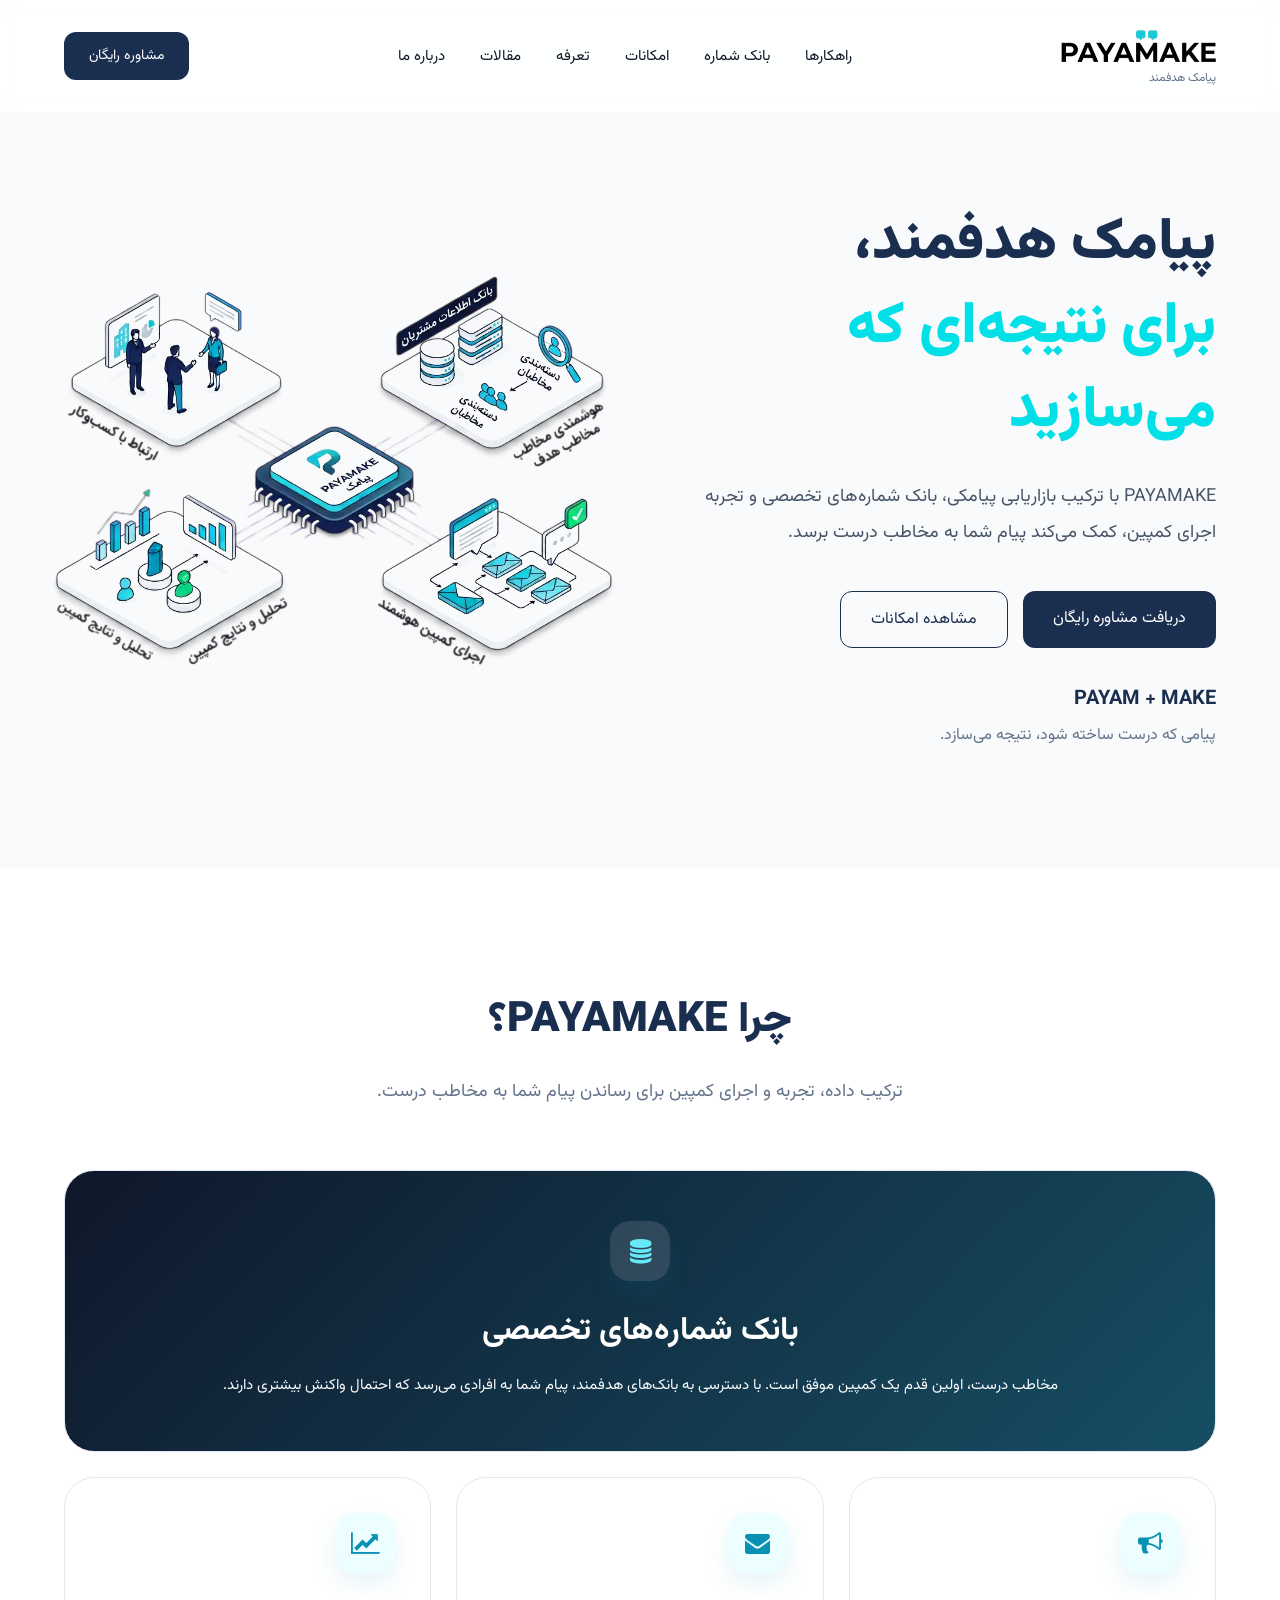
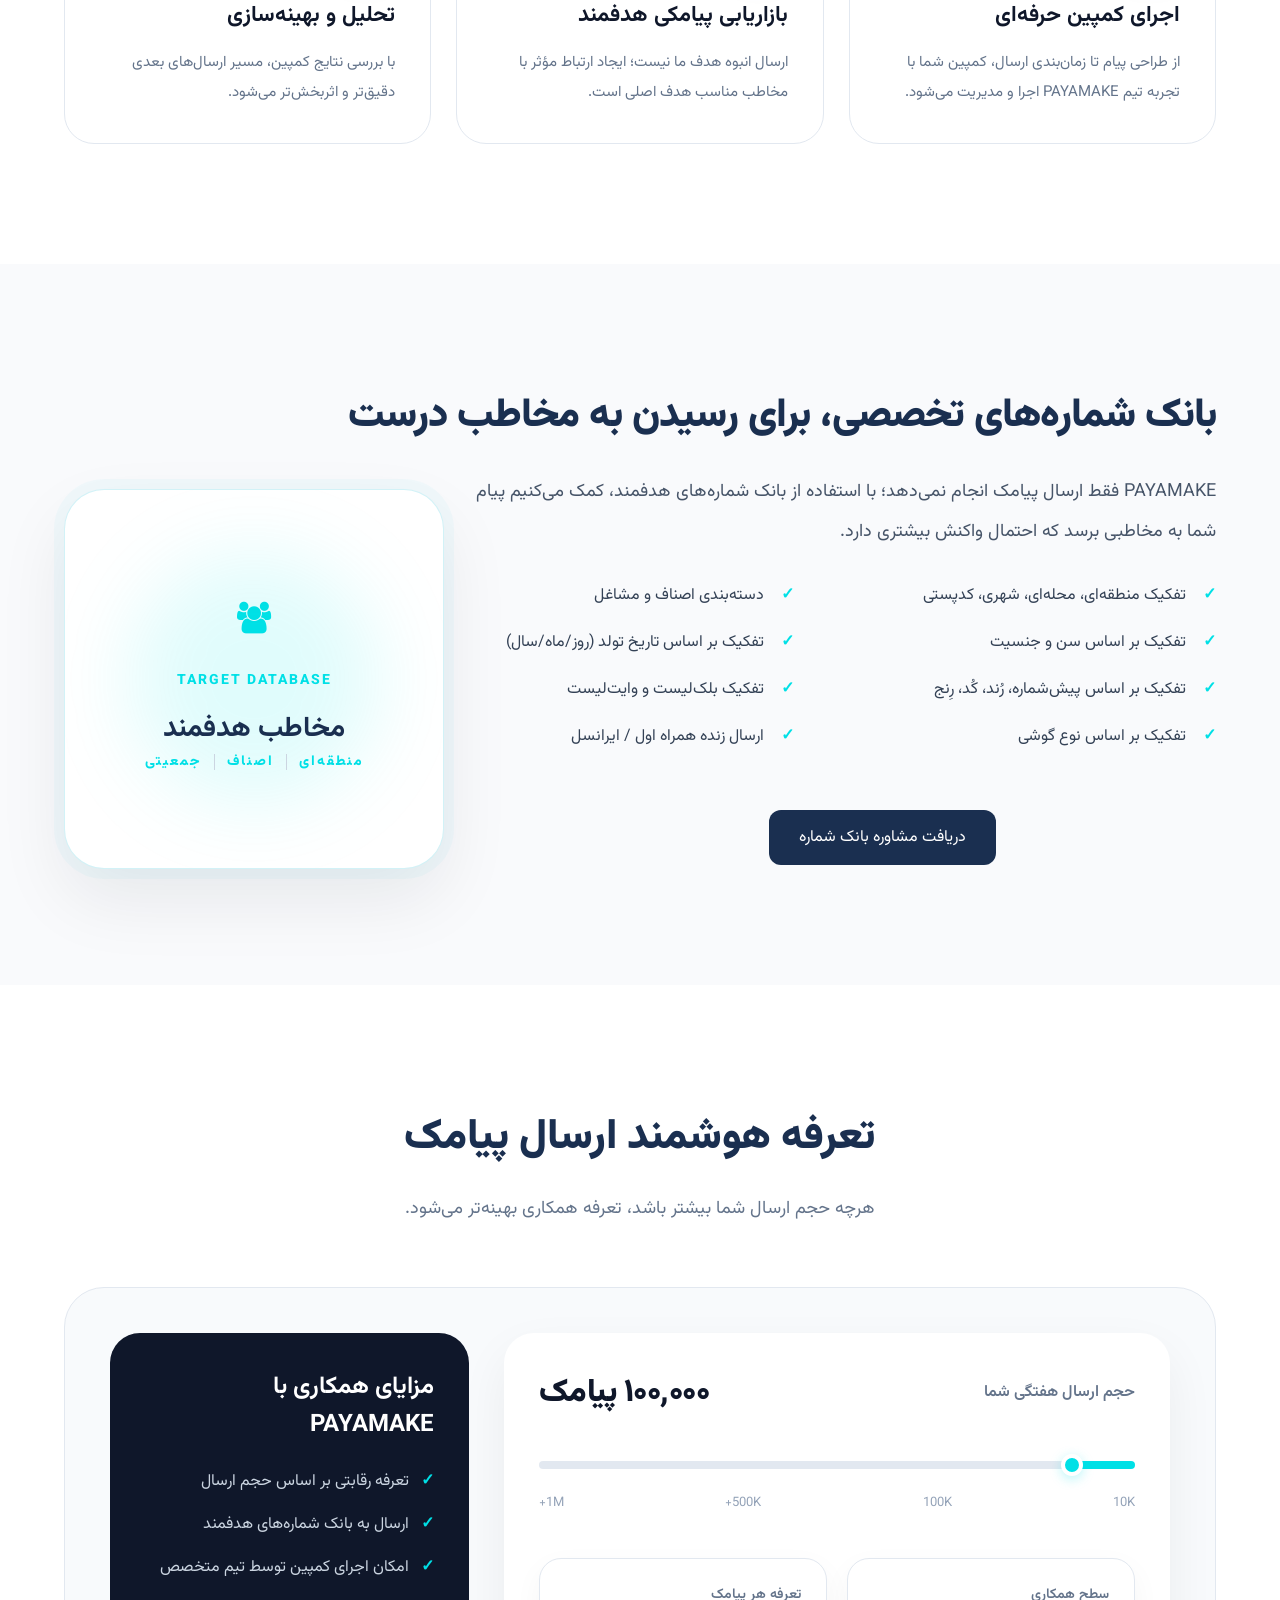
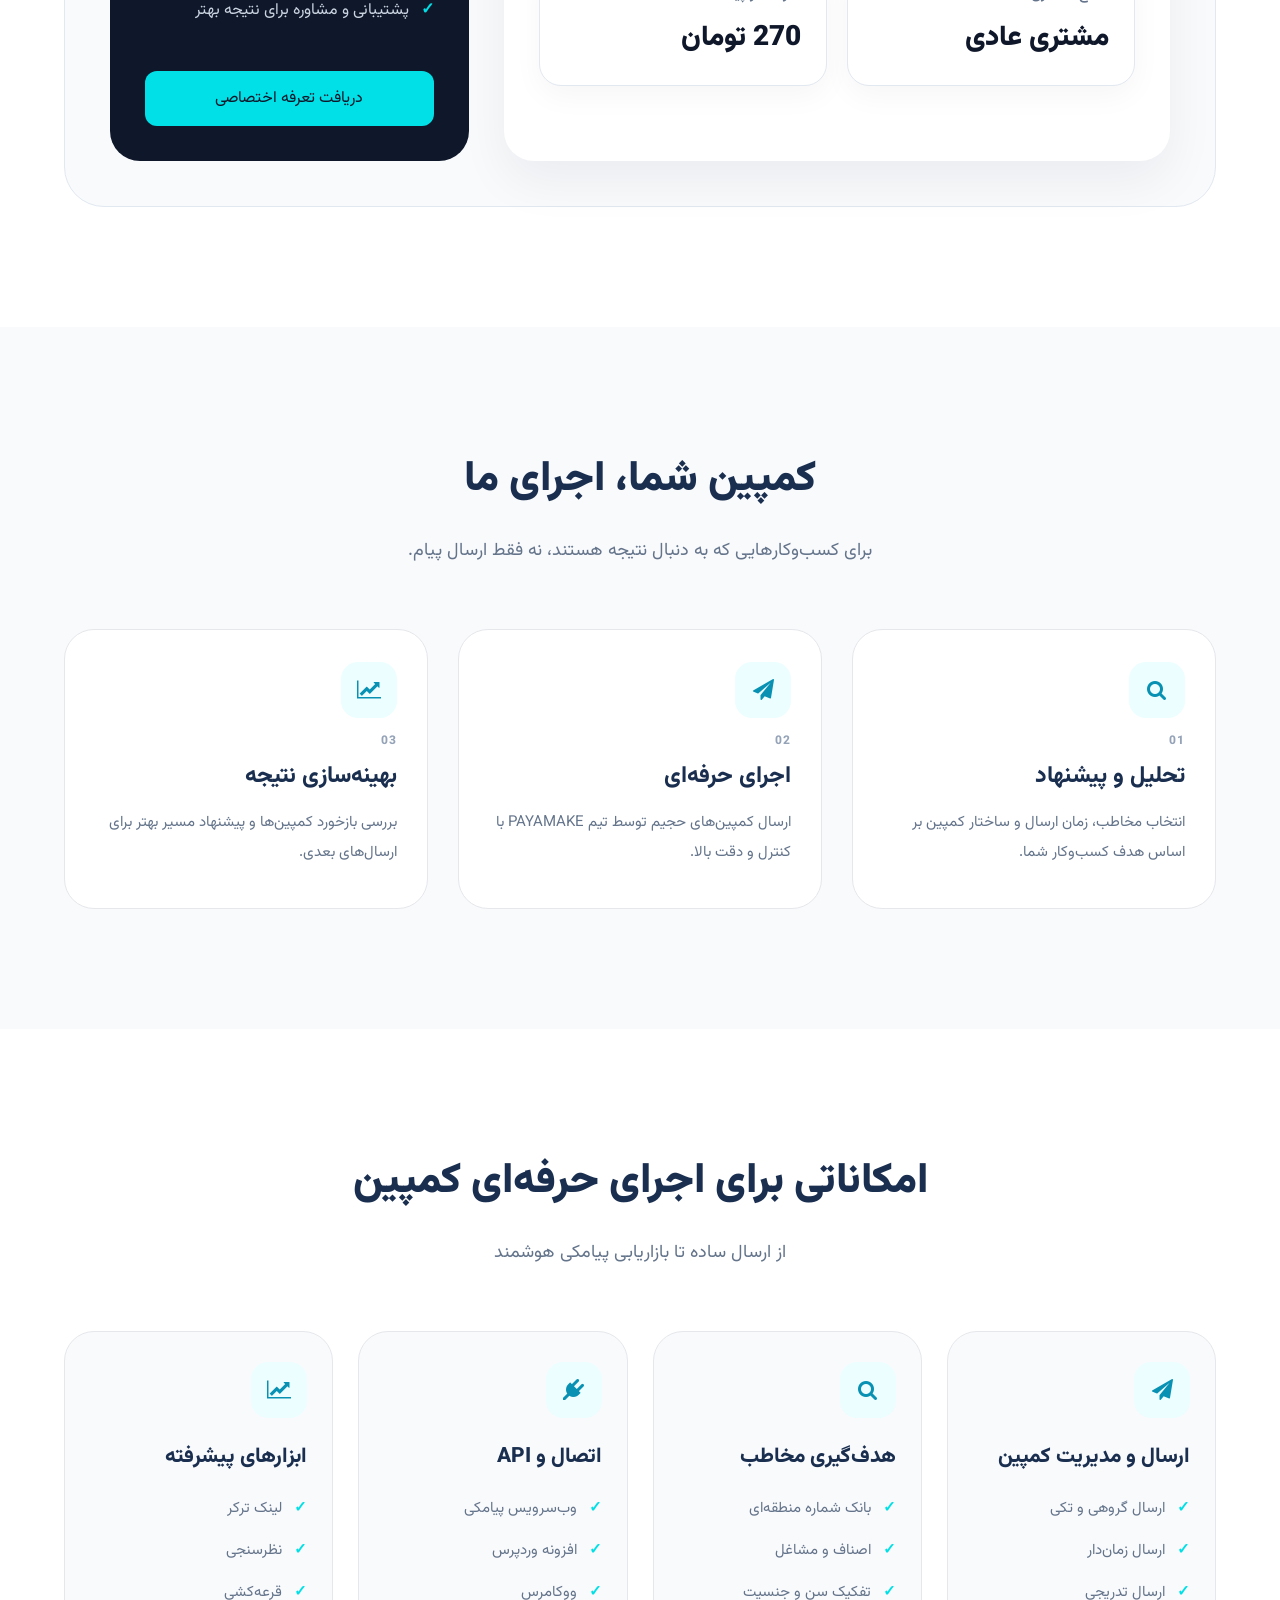
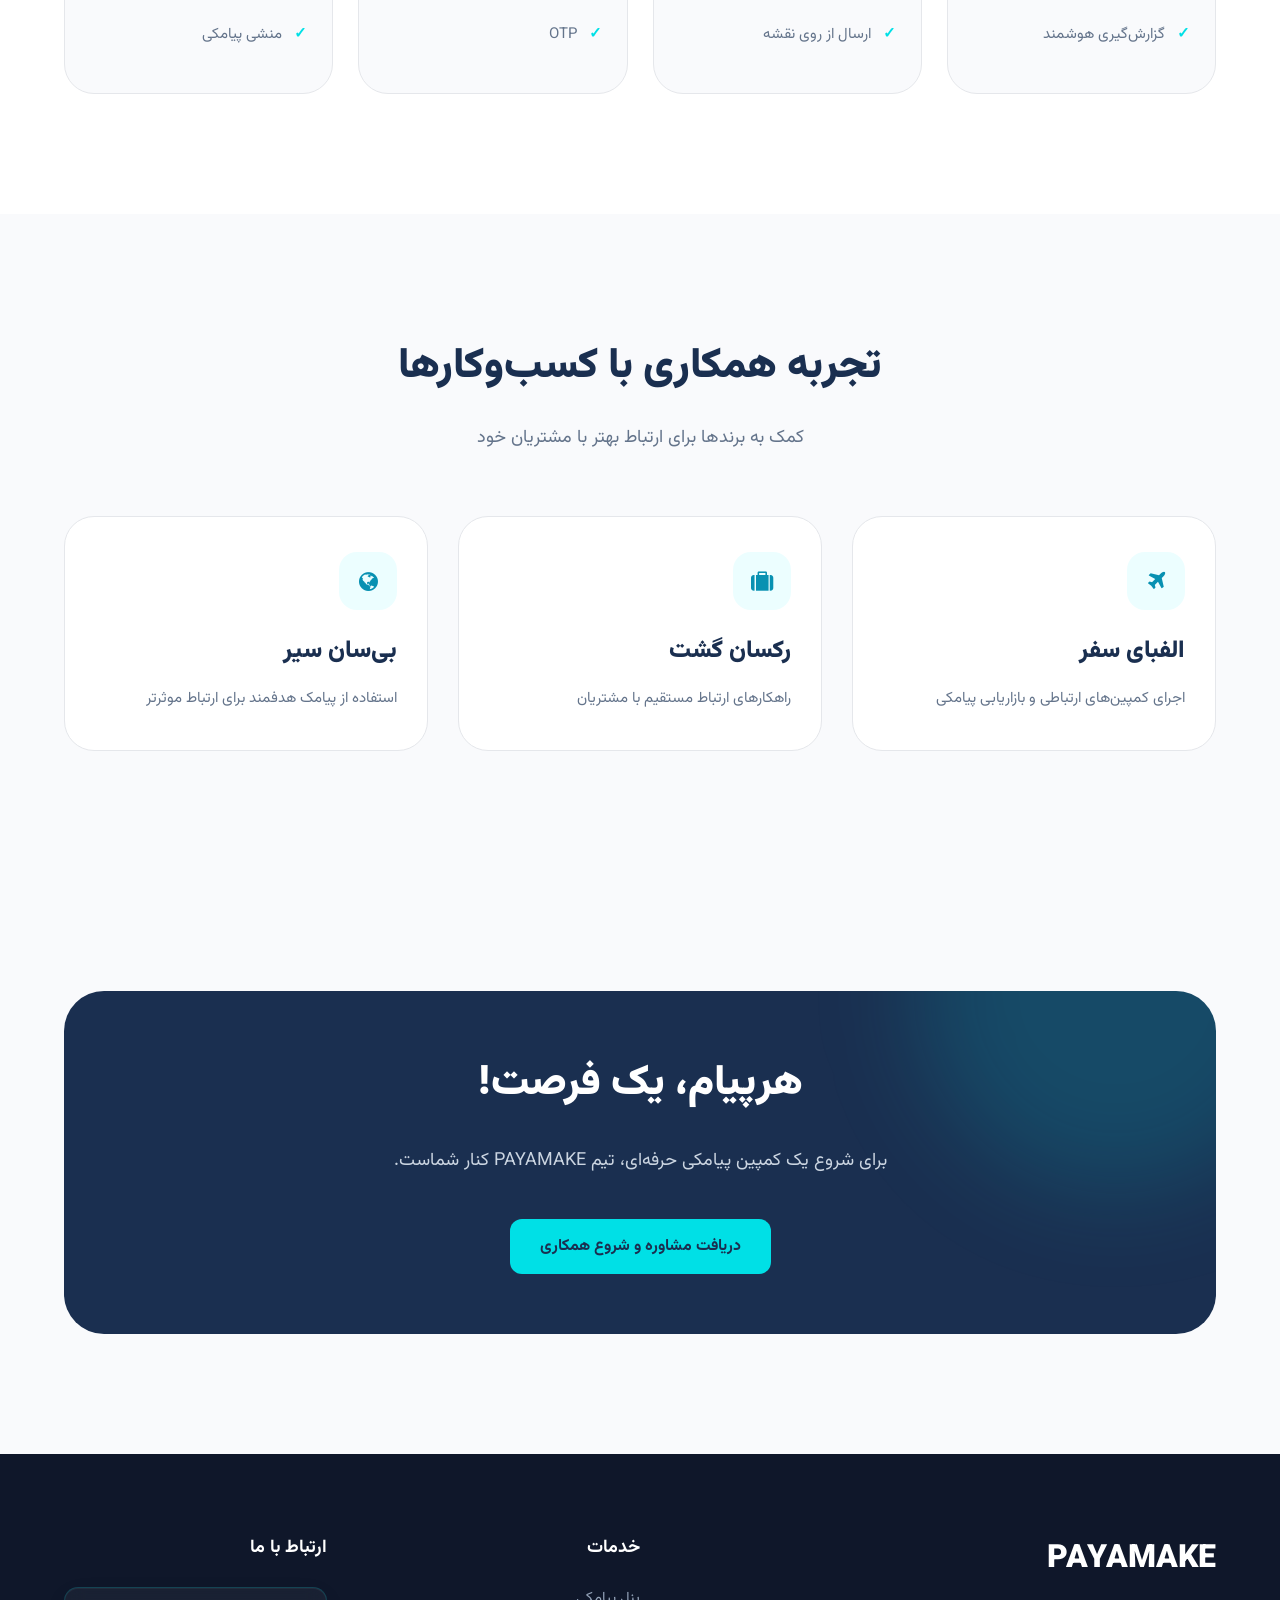
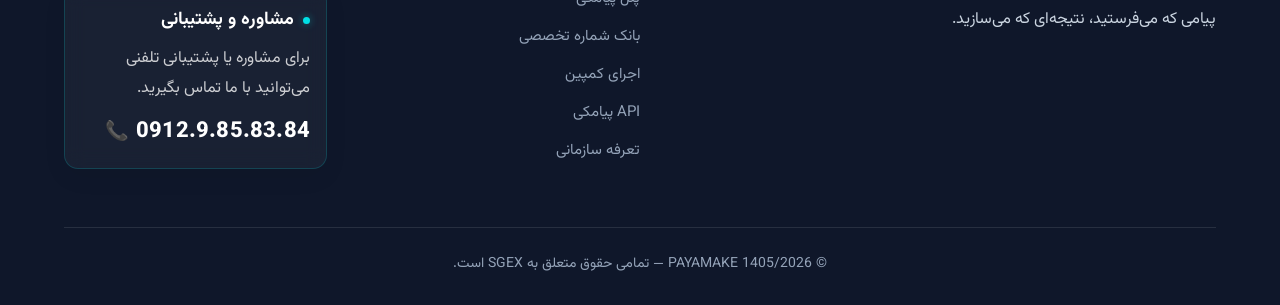
<file: index.html>
<!DOCTYPE html>
<html lang="fa" dir="rtl">
<head>
<meta charset="UTF-8">
<meta name="viewport" content="width=device-width, initial-scale=1.0">
<link rel="icon" type="image/png" href="assets/favicon.png">
<title>PAYAMAKE | پیامک هدفمند، برای نتیجه‌ای که می‌سازید</title>
<meta name="description" content="PAYAMAKE با ترکیب بازاریابی پیامکی، بانک شماره‌های تخصصی و اجرای کمپین، به کسب‌وکارها کمک می‌کند پیام خود را به مخاطب درست برسانند.">
<link rel="canonical" href="https://payamake.ir/">
<meta property="og:type" content="website">
<meta property="og:title" content="PAYAMAKE | پیامک هدفمند، برای نتیجه‌ای که می‌سازید">
<meta property="og:description" content="PAYAMAKE با ترکیب بازاریابی پیامکی، بانک شماره‌های تخصصی و اجرای کمپین، به کسب‌وکارها کمک می‌کند پیام خود را به مخاطب درست برسانند.">
<meta property="og:url" content="https://payamake.ir/">
<meta property="og:site_name" content="PAYAMAKE">
<meta property="og:locale" content="fa_IR">
<meta property="og:image" content="https://payamake.ir/assets/images/hero/hero-payamake.webp">
<meta name="twitter:card" content="summary_large_image">
<meta name="twitter:title" content="PAYAMAKE | پیامک هدفمند، برای نتیجه‌ای که می‌سازید">
<meta name="twitter:description" content="PAYAMAKE با ترکیب بازاریابی پیامکی، بانک شماره‌های تخصصی و اجرای کمپین، به کسب‌وکارها کمک می‌کند پیام خود را به مخاطب درست برسانند.">
<meta name="twitter:image" content="https://payamake.ir/assets/images/hero/hero-payamake.webp">
<link rel="preload" as="image" href="assets/images/hero/hero-payamake.webp" type="image/webp" fetchpriority="high">
<link rel="stylesheet" href="css/style.css">
<style>
.footer-contact-card { padding: 18px 16px !important; min-height: 148px; }
.footer-contact-label { gap: 9px !important; margin-bottom: 9px !important; font-size: 18px !important; line-height: 1.6 !important; }
.footer-contact-status { width: 7px !important; height: 7px !important; }
.footer-contact-card p { margin: 0 0 10px !important; font-size: 16px !important; line-height: 1.9 !important; opacity: .78 !important; }
.footer-contact-phone { display: inline-flex !important; align-items: center !important; gap: 7px !important; font-size: 22px !important; line-height: 1.6 !important; }
.footer-contact-phone::before { content: "📞"; display: inline-block; font-size: 19px; line-height: 1; }
@media (max-width: 768px) {
.footer-contact-card { padding: 16px 14px !important; min-height: 140px; }
.footer-contact-label { font-size: 17px !important; margin-bottom: 8px !important; }
.footer-contact-card p { font-size: 15px !important; margin-bottom: 9px !important; }
.footer-contact-phone { font-size: 21px !important; }
.footer-contact-phone::before { font-size: 18px; }
}

/* Mobile-only blog section: the desktop homepage remains unchanged. */
.mobile-blog-section { display: none; }
@media (max-width: 700px) {
    .mobile-blog-section {
        display: block;
        padding: 72px 0 82px;
        background: #f8fafc;
    }
    .mobile-blog-section-title { margin-bottom: 28px; }
    .mobile-blog-eyebrow {
        display: inline-block;
        margin-bottom: 10px;
        color: var(--accent);
        font-size: 12px;
        font-weight: 900;
        letter-spacing: 1.5px;
    }
    .mobile-blog-section-title h2 { margin-bottom: 10px; }
    .mobile-blog-section-title p { font-size: 14px; line-height: 1.9; }
    .mobile-blog-grid {
        display: flex !important;
        flex-direction: row !important;
        flex-wrap: nowrap !important;
        gap: 18px;
        overflow-x: auto !important;
        overflow-y: hidden !important;
        scroll-snap-type: x mandatory;
        -webkit-overflow-scrolling: touch;
        scrollbar-width: none;
        touch-action: pan-x;
        padding: 0 0 10px;
    }
    .mobile-blog-grid::-webkit-scrollbar { display: none; }
    .mobile-blog-card {
        flex: 0 0 86% !important;
        width: 86% !important;
        min-width: 86% !important;
        max-width: 86% !important;
        overflow: hidden;
        background: #ffffff;
        border: 1px solid #e5e7eb;
        border-radius: 22px;
        box-shadow: 0 12px 30px rgba(15, 23, 42, 0.06);
        scroll-snap-align: start;
    }
    .mobile-blog-card img {
        display: block;
        width: 100%;
        aspect-ratio: 1.85 / 1;
        object-fit: cover;
    }
    .mobile-blog-card-content { padding: 20px; }
    .mobile-blog-card-content > span {
        display: inline-block;
        margin-bottom: 8px;
        color: var(--accent);
        font-size: 12px;
        font-weight: 800;
    }
    .mobile-blog-card h3 {
        margin: 0 0 14px;
        color: var(--primary);
        font-size: 18px;
        line-height: 1.75;
        font-weight: 800;
    }
    .mobile-blog-card a {
        color: var(--primary);
        font-size: 14px;
        font-weight: 800;
        text-decoration: none;
    }
    .mobile-blog-card a:hover { color: var(--accent); }
    .mobile-blog-more { margin-top: 24px; text-align: center; }
    .mobile-blog-more .secondary-button {
        display: inline-flex;
        align-items: center;
        justify-content: center;
        min-height: 46px;
        padding: 0 22px;
        text-decoration: none;
    }
}
</style>
</head>
<body>
<header class="header">
<div class="container">
<a href="#" class="brand"><img src="assets/images/logo/payamake-header.png" alt="PAYAMAKE" width="155" height="44"><span class="brand-sub">پیامک هدفمند</span></a>
<nav class="navigation">
<a href="#solutions">راهکارها</a>
<a href="#database">بانک شماره</a>
<a href="#features">امکانات</a>
<a href="#pricing">تعرفه</a>
<a href="blog/index.html">مقالات</a>
<a href="#trust">درباره ما</a>
</nav>
<a href="#" class="header-button">مشاوره رایگان</a>
</div>
</header>
<main>
<section class="hero"><div class="container hero-container"><div class="hero-content"><h1>پیامک هدفمند،<br><span>برای نتیجه‌ای که می‌سازید</span></h1><p>PAYAMAKE با ترکیب بازاریابی پیامکی، بانک شماره‌های تخصصی و تجربه اجرای کمپین، کمک می‌کند پیام شما به مخاطب درست برسد.</p><div class="hero-buttons"><a href="#" class="primary-button">دریافت مشاوره رایگان</a><a href="#features" class="secondary-button">مشاهده امکانات</a></div><div class="brand-message"><strong>PAYAM + MAKE</strong><span>پیامی که درست ساخته شود، نتیجه می‌سازد.</span></div></div><div class="hero-image"><img src="assets/images/hero/hero-payamake.webp" alt="PAYAMAKE Smart Messaging" width="1376" height="768" fetchpriority="high" decoding="async"></div></div></section>
<section id="advantages" class="advantages"><div class="container"><div class="section-title"><h2>چرا PAYAMAKE؟</h2><p>ترکیب داده، تجربه و اجرای کمپین برای رساندن پیام شما به مخاطب درست.</p></div><div class="advantage-grid"><div class="advantage-card featured-advantage"><div class="advantage-icon">&#xf1c0;</div><h3>بانک شماره‌های تخصصی</h3><p>مخاطب درست، اولین قدم یک کمپین موفق است. با دسترسی به بانک‌های هدفمند، پیام شما به افرادی می‌رسد که احتمال واکنش بیشتری دارند.</p></div><div class="advantage-card"><div class="advantage-icon">&#xf0a1;</div><h3>اجرای کمپین حرفه‌ای</h3><p>از طراحی پیام تا زمان‌بندی ارسال، کمپین شما با تجربه تیم PAYAMAKE اجرا و مدیریت می‌شود.</p></div><div class="advantage-card"><div class="advantage-icon">&#xf0e0;</div><h3>بازاریابی پیامکی هدفمند</h3><p>ارسال انبوه هدف ما نیست؛ ایجاد ارتباط مؤثر با مخاطب مناسب هدف اصلی است.</p></div><div class="advantage-card"><div class="advantage-icon">&#xf201;</div><h3>تحلیل و بهینه‌سازی</h3><p>با بررسی نتایج کمپین، مسیر ارسال‌های بعدی دقیق‌تر و اثربخش‌تر می‌شود.</p></div></div></div></section><section class="database-section" id="database"><div class="container"><div class="database-content"><div class="database-text"><h2>بانک شماره‌های تخصصی، برای رسیدن به مخاطب درست</h2><p>PAYAMAKE فقط ارسال پیامک انجام نمی‌دهد؛ با استفاده از بانک شماره‌های هدفمند، کمک می‌کنیم پیام شما به مخاطبی برسد که احتمال واکنش بیشتری دارد.</p><ul><li>تفکیک منطقه‌ای، محله‌ای، شهری، کدپستی</li><li>دسته‌بندی اصناف و مشاغل</li><li>تفکیک بر اساس سن و جنسیت</li><li>تفکیک بر اساس تاریخ تولد (روز/ماه/سال)</li><li>تفکیک بر اساس پیش‌شماره، رُند، کُد، رِنج</li><li>تفکیک بلک‌لیست و وایت‌لیست</li><li>تفکیک بر اساس نوع گوشی</li><li>ارسال زنده همراه اول / ایرانسل</li></ul><a href="#" class="primary-button">دریافت مشاوره بانک شماره</a></div><div class="database-visual"><div class="data-box"><div class="data-icon">&#xf0c0;</div><span>TARGET DATABASE</span><strong>مخاطب هدفمند</strong><div class="data-tags"><span>منطقه‌ای</span><span class="tag-separator"></span><span>اصناف</span><span class="tag-separator"></span><span>جمعیتی</span></div></div></div></div></div></section>
<section class="pricing-section" id="pricing"><div class="container"><div class="section-title"><h2>تعرفه هوشمند ارسال پیامک</h2><p>هرچه حجم ارسال شما بیشتر باشد، تعرفه همکاری بهینه‌تر می‌شود.</p></div><div class="premium-pricing-box"><div class="pricing-control"><div class="pricing-header"><span>حجم ارسال هفتگی شما</span><strong id="volumeValue">100,000 پیامک</strong></div><input id="volumeRange" type="range" min="10000" max="1000000" value="100000" aria-label="حجم ارسال هفتگی شما"><div class="range-scale"><span>10K</span><span>100K</span><span>500K+</span><span>1M+</span></div><div class="customer-level"><div><span>سطح همکاری</span><strong id="customerLevel">VIP</strong></div><div><span>تعرفه هر پیامک</span><strong id="priceValue">220 تومان</strong></div></div></div><div class="pricing-benefits"><h3>مزایای همکاری با PAYAMAKE</h3><ul><li>تعرفه رقابتی بر اساس حجم ارسال</li><li>ارسال به بانک شماره‌های هدفمند</li><li>امکان اجرای کمپین توسط تیم متخصص</li><li>پشتیبانی و مشاوره برای نتیجه بهتر</li></ul><a href="#" class="primary-button">دریافت تعرفه اختصاصی</a></div></div></div></section>
<section class="managed-section" id="solutions"><div class="container"><div class="section-title"><h2>کمپین شما، اجرای ما</h2><p>برای کسب‌وکارهایی که به دنبال نتیجه هستند، نه فقط ارسال پیام.</p></div><div class="managed-grid"><div class="managed-card"><div class="managed-icon">&#xf002;</div><span class="managed-step">01</span><h3>تحلیل و پیشنهاد</h3><p>انتخاب مخاطب، زمان ارسال و ساختار کمپین بر اساس هدف کسب‌وکار شما.</p></div><div class="managed-card"><div class="managed-icon">&#xf1d8;</div><span class="managed-step">02</span><h3>اجرای حرفه‌ای</h3><p>ارسال کمپین‌های حجیم توسط تیم PAYAMAKE با کنترل و دقت بالا.</p></div><div class="managed-card"><div class="managed-icon">&#xf201;</div><span class="managed-step">03</span><h3>بهینه‌سازی نتیجه</h3><p>بررسی بازخورد کمپین‌ها و پیشنهاد مسیر بهتر برای ارسال‌های بعدی.</p></div></div></div></section>
<section class="features-section" id="features"><div class="container"><div class="section-title"><h2>امکاناتی برای اجرای حرفه‌ای کمپین</h2><p>از ارسال ساده تا بازاریابی پیامکی هوشمند</p></div><div class="features-grid"><div class="feature-card"><div class="feature-icon">&#xf1d8;</div><h3>ارسال و مدیریت کمپین</h3><ul><li>ارسال گروهی و تکی</li><li>ارسال زمان‌دار</li><li>ارسال تدریجی</li><li>گزارش‌گیری هوشمند</li></ul></div><div class="feature-card"><div class="feature-icon">&#xf002;</div><h3>هدف‌گیری مخاطب</h3><ul><li>بانک شماره منطقه‌ای</li><li>اصناف و مشاغل</li><li>تفکیک سن و جنسیت</li><li>ارسال از روی نقشه</li></ul></div><div class="feature-card"><div class="feature-icon">&#xf1e6;</div><h3>اتصال و API</h3><ul><li>وب‌سرویس پیامکی</li><li>افزونه وردپرس</li><li>ووکامرس</li><li>OTP</li></ul></div><div class="feature-card"><div class="feature-icon">&#xf201;</div><h3>ابزارهای پیشرفته</h3><ul><li>لینک ترکر</li><li>نظرسنجی</li><li>قرعه‌کشی</li><li>منشی پیامکی</li></ul></div></div></div></section>

<section class="mobile-blog-section" aria-labelledby="mobileBlogTitle"><div class="container"><div class="section-title mobile-blog-section-title"><span class="mobile-blog-eyebrow">PAYAMAKE BLOG</span><h2 id="mobileBlogTitle">آخرین مقالات</h2><p>مطالب کاربردی برای استفاده بهتر از بازاریابی پیامکی</p></div><div class="mobile-blog-grid"><article class="mobile-blog-card"><img src="assets/images/articles/sms-marketing-guide/sms-marketing-02.webp" alt="بازاریابی پیامکی چیست؟" width="1359" height="726" loading="lazy" decoding="async"><div class="mobile-blog-card-content"><span>بازاریابی پیامکی</span><h3>بازاریابی پیامکی چیست؟ راهنمای اجرای کمپین هدفمند</h3><a href="blog/sms-marketing-guide/">مطالعه مقاله</a></div></article><article class="mobile-blog-card"><img src="assets/images/articles/best-time-to-send-promotional-sms/best-time-01.webp" alt="بهترین زمان ارسال پیامک تبلیغاتی" width="1359" height="726" loading="lazy" decoding="async"><div class="mobile-blog-card-content"><span>تبلیغات پیامکی</span><h3>بهترین زمان ارسال پیامک تبلیغاتی | راهنمای زمان‌بندی</h3><a href="blog/best-time-to-send-promotional-sms/">مطالعه مقاله</a></div></article><article class="mobile-blog-card"><img src="assets/images/articles/how-to-write-promotional-sms/promotional-sms-copy-01.webp" alt="چطور متن پیامک تبلیغاتی بنویسیم" width="1359" height="726" loading="lazy" decoding="async"><div class="mobile-blog-card-content"><span>تبلیغات پیامکی</span><h3>چطور متن پیامک تبلیغاتی بنویسیم؟ راهنمای نوشتن پیامک پرفروش</h3><a href="blog/how-to-write-promotional-sms/">مطالعه مقاله</a></div></article></div><div class="mobile-blog-more"><a href="blog/" class="secondary-button">مشاهده همه مقالات</a></div></div></section>

<section class="trust-section" id="trust"><div class="container"><div class="section-title"><h2>تجربه همکاری با کسب‌وکارها</h2><p>کمک به برندها برای ارتباط بهتر با مشتریان خود</p></div><div class="trust-grid"><div class="trust-card"><div class="trust-icon">&#xf072;</div><h3>الفبای سفر</h3><p>اجرای کمپین‌های ارتباطی و بازاریابی پیامکی</p></div><div class="trust-card"><div class="trust-icon">&#xf0f2;</div><h3>رکسان گشت</h3><p>راهکارهای ارتباط مستقیم با مشتریان</p></div><div class="trust-card"><div class="trust-icon">&#xf0ac;</div><h3>بی‌سان سیر</h3><p>استفاده از پیامک هدفمند برای ارتباط موثرتر</p></div></div></div></section>
<section class="cta-section"><div class="container"><div class="cta-box"><h2>هرپیام، یک فرصت!</h2><p>برای شروع یک کمپین پیامکی حرفه‌ای، تیم PAYAMAKE کنار شماست.</p><div class="cta-buttons"><a href="#" class="primary-button">دریافت مشاوره و شروع همکاری</a></div></div></div></section>
</main>
<footer class="footer"><div class="container"><div class="footer-grid"><div class="footer-brand"><h3>PAYAMAKE</h3><p>پیامی که می‌فرستید، نتیجه‌ای که می‌سازید.</p></div><div class="footer-links"><h4>خدمات</h4><ul><li><a href="#solutions">پنل پیامکی</a></li><li><a href="#database">بانک شماره تخصصی</a></li><li><a href="#solutions">اجرای کمپین</a></li><li><a href="#features">API پیامکی</a></li><li><a href="#pricing">تعرفه سازمانی</a></li></ul></div><div class="footer-links"><h4>ارتباط با ما</h4><ul><li><a href="#pricing">پنل پیامکی</a></li><li><a href="#" class="footer-contact-link">مشاوره رایگان</a></li><li><a href="#" class="footer-contact-link">پشتیبانی</a></li><li><a href="blog/index.html">مقالات</a></li></ul></div></div><div class="footer-bottom">© PAYAMAKE - تمامی حقوق محفوظ است.</div></div></footer>
<div class="contact-modal" id="contactModal" aria-hidden="true"><div class="contact-modal-overlay"></div><div class="contact-modal-box" role="dialog" aria-modal="true" aria-labelledby="contactModalTitle"><button type="button" class="contact-modal-close" id="contactModalClose" aria-label="بستن">&times;</button><div class="contact-modal-header"><span class="contact-modal-badge">PAYAMAKE</span><h2 id="contactModalTitle">مشاوره رایگان</h2><p>اطلاعات خود را وارد کنید تا کارشناسان PAYAMAKE با شما تماس بگیرند.</p></div><form class="contact-form" id="contactForm"><div class="contact-form-group"><label for="contactName">نام و نام خانوادگی</label><input type="text" id="contactName" name="name" placeholder="نام و نام خانوادگی" autocomplete="name" required></div><div class="contact-form-group"><label for="contactPhone">شماره موبایل</label><input type="tel" id="contactPhone" name="phone" placeholder="09xxxxxxxxx" autocomplete="tel" inputmode="tel" required></div><div class="contact-form-group"><label for="contactMessage">توضیحات <span>(اختیاری)</span></label><textarea id="contactMessage" name="message" rows="4" placeholder="موضوع یا توضیحات خود را بنویسید..."></textarea></div><button type="submit" class="primary-button contact-submit">درخواست مشاوره</button><div class="contact-form-message" id="contactFormMessage" aria-live="polite"></div></form></div></div>
<script src="js/main.js"></script>
</body>
</html>
</file>
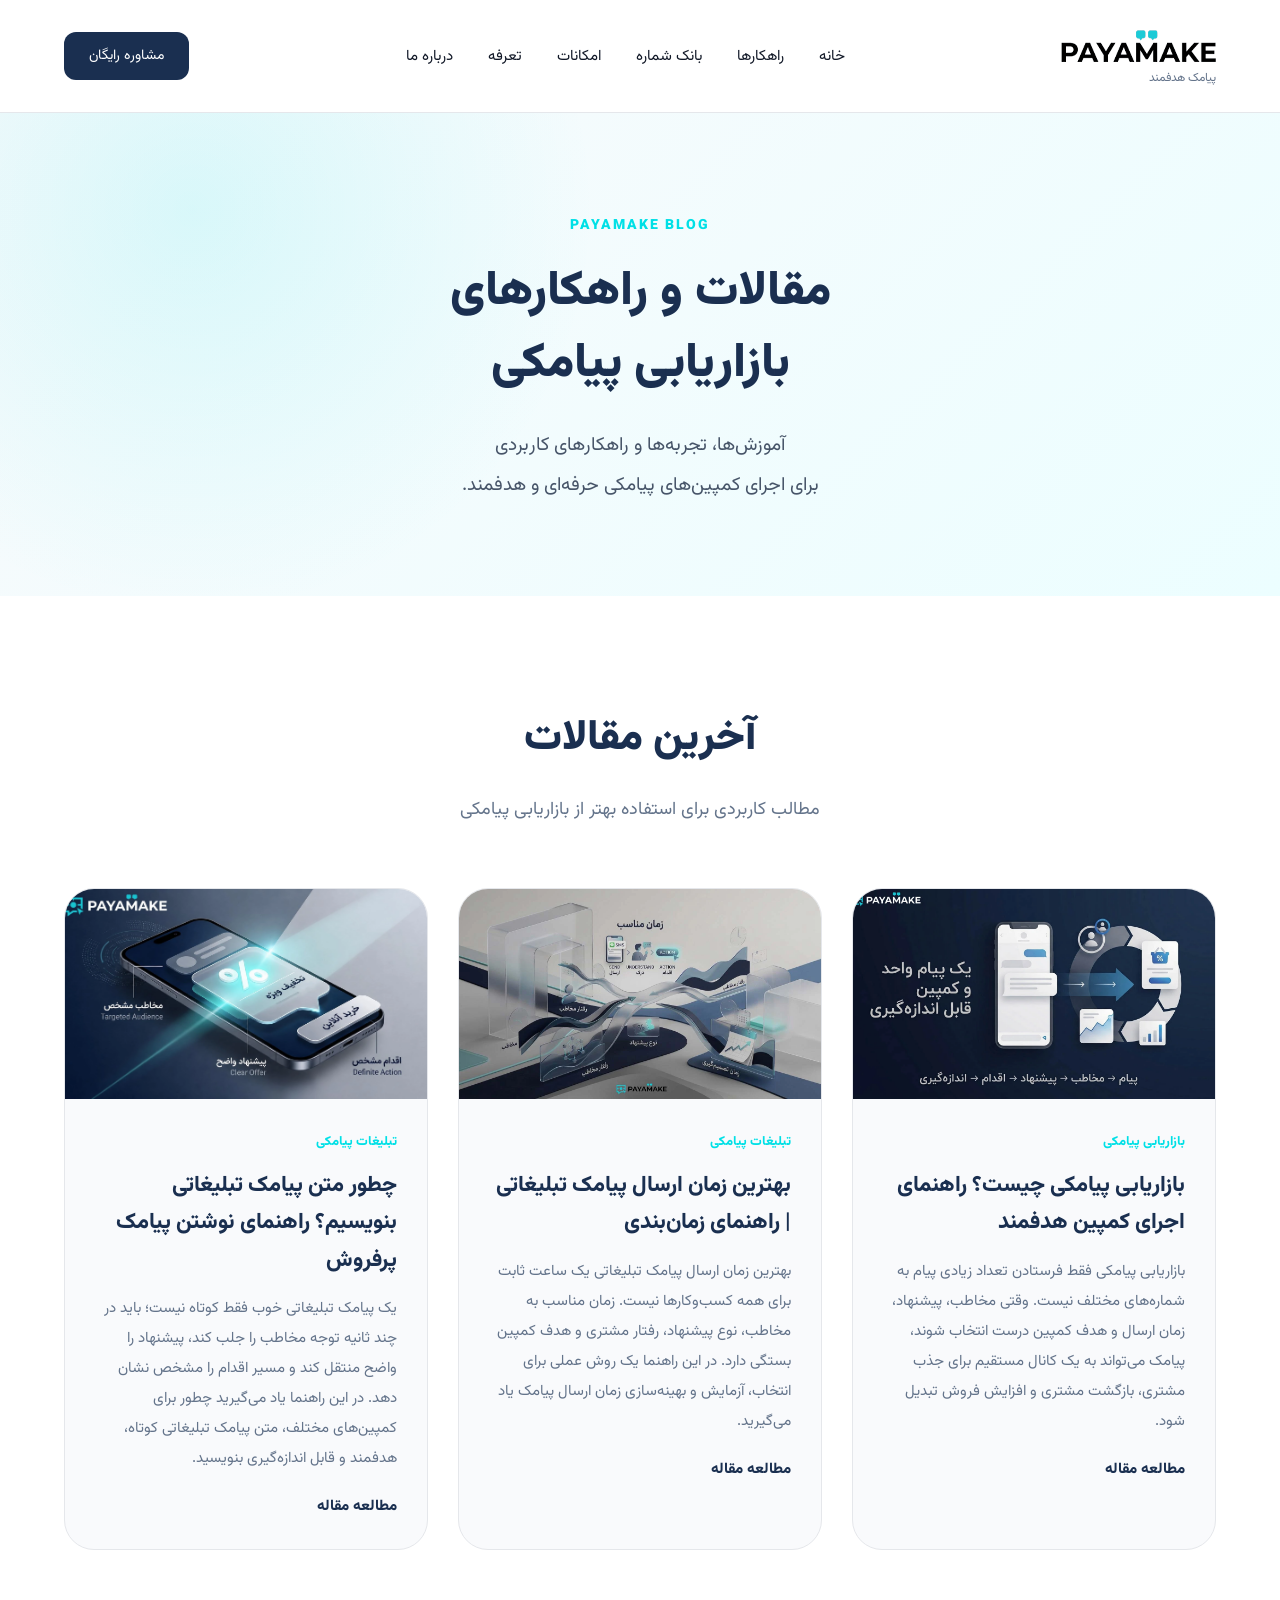
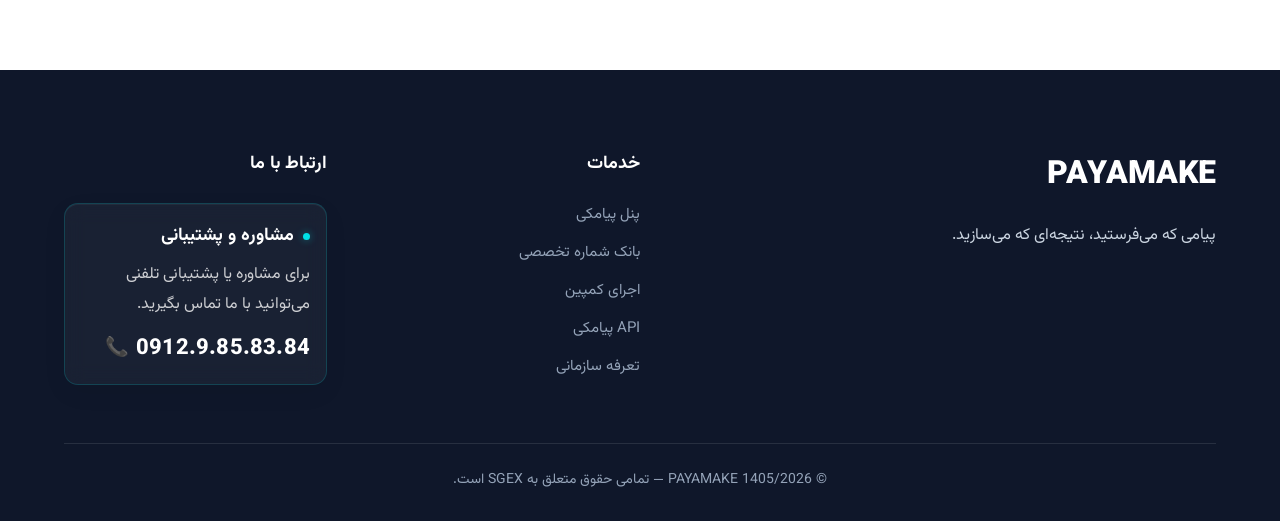
<file: blog/index.html>
<!DOCTYPE html>
<html lang="fa" dir="rtl">

<head>

    <meta charset="UTF-8">

    <meta name="viewport" content="width=device-width, initial-scale=1.0">
    <link rel="icon" type="image/png" href="../assets/favicon.png">

    <title>مقالات بازاریابی پیامکی | PAYAMAKE</title>

    <meta name="description" content="مقالات و راهکارهای بازاریابی پیامکی، تبلیغات پیامکی، جذب مشتری و اجرای کمپین‌های پیامکی در PAYAMAKE.">

    <!-- SEO -->
    <link rel="canonical" href="https://payamake.ir/blog/">

    <meta property="og:type" content="website">
    <meta property="og:title" content="مقالات بازاریابی پیامکی | PAYAMAKE">
    <meta property="og:description" content="مقالات و راهکارهای بازاریابی پیامکی، تبلیغات پیامکی، جذب مشتری و اجرای کمپین‌های پیامکی در PAYAMAKE.">
    <meta property="og:url" content="https://payamake.ir/blog/">
    <meta property="og:site_name" content="PAYAMAKE">
    <meta property="og:locale" content="fa_IR">
    <meta property="og:image" content="https://payamake.ir/assets/images/hero/hero-payamake.webp">

    <meta name="twitter:card" content="summary_large_image">
    <meta name="twitter:title" content="مقالات بازاریابی پیامکی | PAYAMAKE">
    <meta name="twitter:description" content="مقالات و راهکارهای بازاریابی پیامکی، تبلیغات پیامکی، جذب مشتری و اجرای کمپین‌های پیامکی در PAYAMAKE.">
    <meta name="twitter:image" content="https://payamake.ir/assets/images/hero/hero-payamake.webp">

    <script type="application/ld+json">
    {
      "@context": "https://schema.org",
      "@type": "CollectionPage",
      "name": "مقالات بازاریابی پیامکی | PAYAMAKE",
      "url": "https://payamake.ir/blog/",
      "mainEntity": {
        "@type": "ItemList",
        "itemListElement": [
          {"@type":"ListItem","position":1,"url":"https://payamake.ir/blog/sms-marketing-guide/"},
          {"@type":"ListItem","position":2,"url":"https://payamake.ir/blog/best-time-to-send-promotional-sms/"},
          {"@type":"ListItem","position":3,"url":"https://payamake.ir/blog/how-to-write-promotional-sms/"}
        ]
      }
    }
    </script>

    <link rel="stylesheet" href="../css/style.css">
    <link rel="stylesheet" href="../css/blog.css?v=20260827-carousel2">
    <link rel="stylesheet" href="../css/blog-mobile.css?v=20260827-carousel3">

</head>

<body>

<header class="header">
    <div class="container">
        <a href="../" class="brand">
            <img src="../assets/images/logo/payamake-header.png" alt="PAYAMAKE">
            <span class="brand-sub">پیامک هدفمند</span>
        </a>
        <nav class="navigation">
            <a href="../">خانه</a>
            <a href="../#solutions">راهکارها</a>
            <a href="../#database">بانک شماره</a>
            <a href="../#features">امکانات</a>
            <a href="../#pricing">تعرفه</a>
            <a href="../#trust">درباره ما</a>
        </nav>
        <a href="#" class="header-button">مشاوره رایگان</a>
    </div>
</header>

<main>
    <section class="blog-hero">
        <div class="container">
            <div class="blog-hero-content">
                <span class="blog-eyebrow">PAYAMAKE BLOG</span>
                <h1>مقالات و راهکارهای<br>بازاریابی پیامکی</h1>
                <p>آموزش‌ها، تجربه‌ها و راهکارهای کاربردی<br>برای اجرای کمپین‌های پیامکی حرفه‌ای و هدفمند.</p>
            </div>
        </div>
    </section>

    <section class="blog-section">
        <div class="container">
            <div class="section-title">
                <h2>آخرین مقالات</h2>
                <p>مطالب کاربردی برای استفاده بهتر از بازاریابی پیامکی</p>
            </div>

            <div class="blog-grid">
                <article class="blog-card">
                    <div class="blog-card-image"><img src="../assets/images/articles/sms-marketing-guide/sms-marketing-02.webp" alt="مقایسه بازاریابی پیامکی انبوه و هدفمند" width="1359" height="726" loading="lazy" decoding="async"></div>
                    <div class="blog-card-content">
                        <span class="blog-category">بازاریابی پیامکی</span>
                        <h2>بازاریابی پیامکی چیست؟ راهنمای اجرای کمپین هدفمند</h2>
                        <p>بازاریابی پیامکی فقط فرستادن تعداد زیادی پیام به شماره‌های مختلف نیست. وقتی مخاطب، پیشنهاد، زمان ارسال و هدف کمپین درست انتخاب شوند، پیامک می‌تواند به یک کانال مستقیم برای جذب مشتری، بازگشت مشتری و افزایش فروش تبدیل شود.</p>
                        <a href="sms-marketing-guide/">مطالعه مقاله</a>
                    </div>
                </article>

                <article class="blog-card">
                    <div class="blog-card-image"><img src="../assets/images/articles/best-time-to-send-promotional-sms/best-time-01.webp" alt="بهترین زمان ارسال پیامک تبلیغاتی" width="1359" height="726" loading="lazy" decoding="async"></div>
                    <div class="blog-card-content">
                        <span class="blog-category">تبلیغات پیامکی</span>
                        <h2>بهترین زمان ارسال پیامک تبلیغاتی | راهنمای زمان‌بندی</h2>
                        <p>بهترین زمان ارسال پیامک تبلیغاتی یک ساعت ثابت برای همه کسب‌وکارها نیست. زمان مناسب به مخاطب، نوع پیشنهاد، رفتار مشتری و هدف کمپین بستگی دارد. در این راهنما یک روش عملی برای انتخاب، آزمایش و بهینه‌سازی زمان ارسال پیامک یاد می‌گیرید.</p>
                        <a href="best-time-to-send-promotional-sms/">مطالعه مقاله</a>
                    </div>
                </article>

                <article class="blog-card">
                    <div class="blog-card-image"><img src="../assets/images/articles/how-to-write-promotional-sms/promotional-sms-copy-01.webp" alt="چطور متن پیامک تبلیغاتی بنویسیم" width="1359" height="726" loading="lazy" decoding="async"></div>
                    <div class="blog-card-content">
                        <span class="blog-category">تبلیغات پیامکی</span>
                        <h2>چطور متن پیامک تبلیغاتی بنویسیم؟ راهنمای نوشتن پیامک پرفروش</h2>
                        <p>یک پیامک تبلیغاتی خوب فقط کوتاه نیست؛ باید در چند ثانیه توجه مخاطب را جلب کند، پیشنهاد را واضح منتقل کند و مسیر اقدام را مشخص نشان دهد. در این راهنما یاد می‌گیرید چطور برای کمپین‌های مختلف، متن پیامک تبلیغاتی کوتاه، هدفمند و قابل اندازه‌گیری بنویسید.</p>
                        <a href="how-to-write-promotional-sms/">مطالعه مقاله</a>
                    </div>
                </article>
            </div>
        </div>
    </section>
</main>

<div class="contact-modal" id="contactModal" aria-hidden="true">
    <div class="contact-modal-overlay"></div>
    <div class="contact-modal-box" role="dialog" aria-modal="true" aria-labelledby="contactModalTitle">
        <button type="button" class="contact-modal-close" id="contactModalClose" aria-label="بستن">&times;</button>
        <div class="contact-modal-header">
            <span class="contact-modal-badge">PAYAMAKE</span>
            <h2 id="contactModalTitle">مشاوره رایگان</h2>
            <p>اطلاعات خود را وارد کنید تا کارشناسان PAYAMAKE با شما تماس بگیرند.</p>
        </div>
        <form class="contact-form" id="contactForm">
            <div class="contact-form-group"><label for="contactName">نام و نام خانوادگی</label><input type="text" id="contactName" name="name" placeholder="نام و نام خانوادگی" autocomplete="name" required></div>
            <div class="contact-form-group"><label for="contactPhone">شماره موبایل</label><input type="tel" id="contactPhone" name="phone" placeholder="09xxxxxxxxx" autocomplete="tel" inputmode="tel" required></div>
            <div class="contact-form-group"><label for="contactMessage">توضیحات <span>(اختیاری)</span></label><textarea id="contactMessage" name="message" rows="4" placeholder="موضوع یا توضیحات خود را بنویسید..."></textarea></div>
            <button type="submit" class="primary-button contact-submit">درخواست مشاوره</button>
            <div class="contact-form-message" id="contactFormMessage" aria-live="polite"></div>
        </form>
    </div>
</div>

<footer class="footer">
    <div class="container">
        <div class="footer-grid">
            <div class="footer-brand"><h3>PAYAMAKE</h3><p>پیامی که می‌فرستید، نتیجه‌ای که می‌سازید.</p></div>
            <div class="footer-links"><h4>خدمات</h4><ul><li>پنل پیامکی</li><li>بانک شماره تخصصی</li><li>اجرای کمپین</li><li>API پیامکی</li><li>تعرفه سازمانی</li></ul></div>
            <div class="footer-links"><h4>ارتباط با ما</h4><ul><li>تماس با PAYAMAKE</li><li>مشاوره و انتخاب سرویس</li><li>پشتیبانی مشتریان</li></ul></div>
        </div>
        <div class="footer-bottom">© PAYAMAKE - تمامی حقوق محفوظ است.</div>
    </div>
</footer>

<script src="../js/main.js"></script>

</body>
</html>
</file>
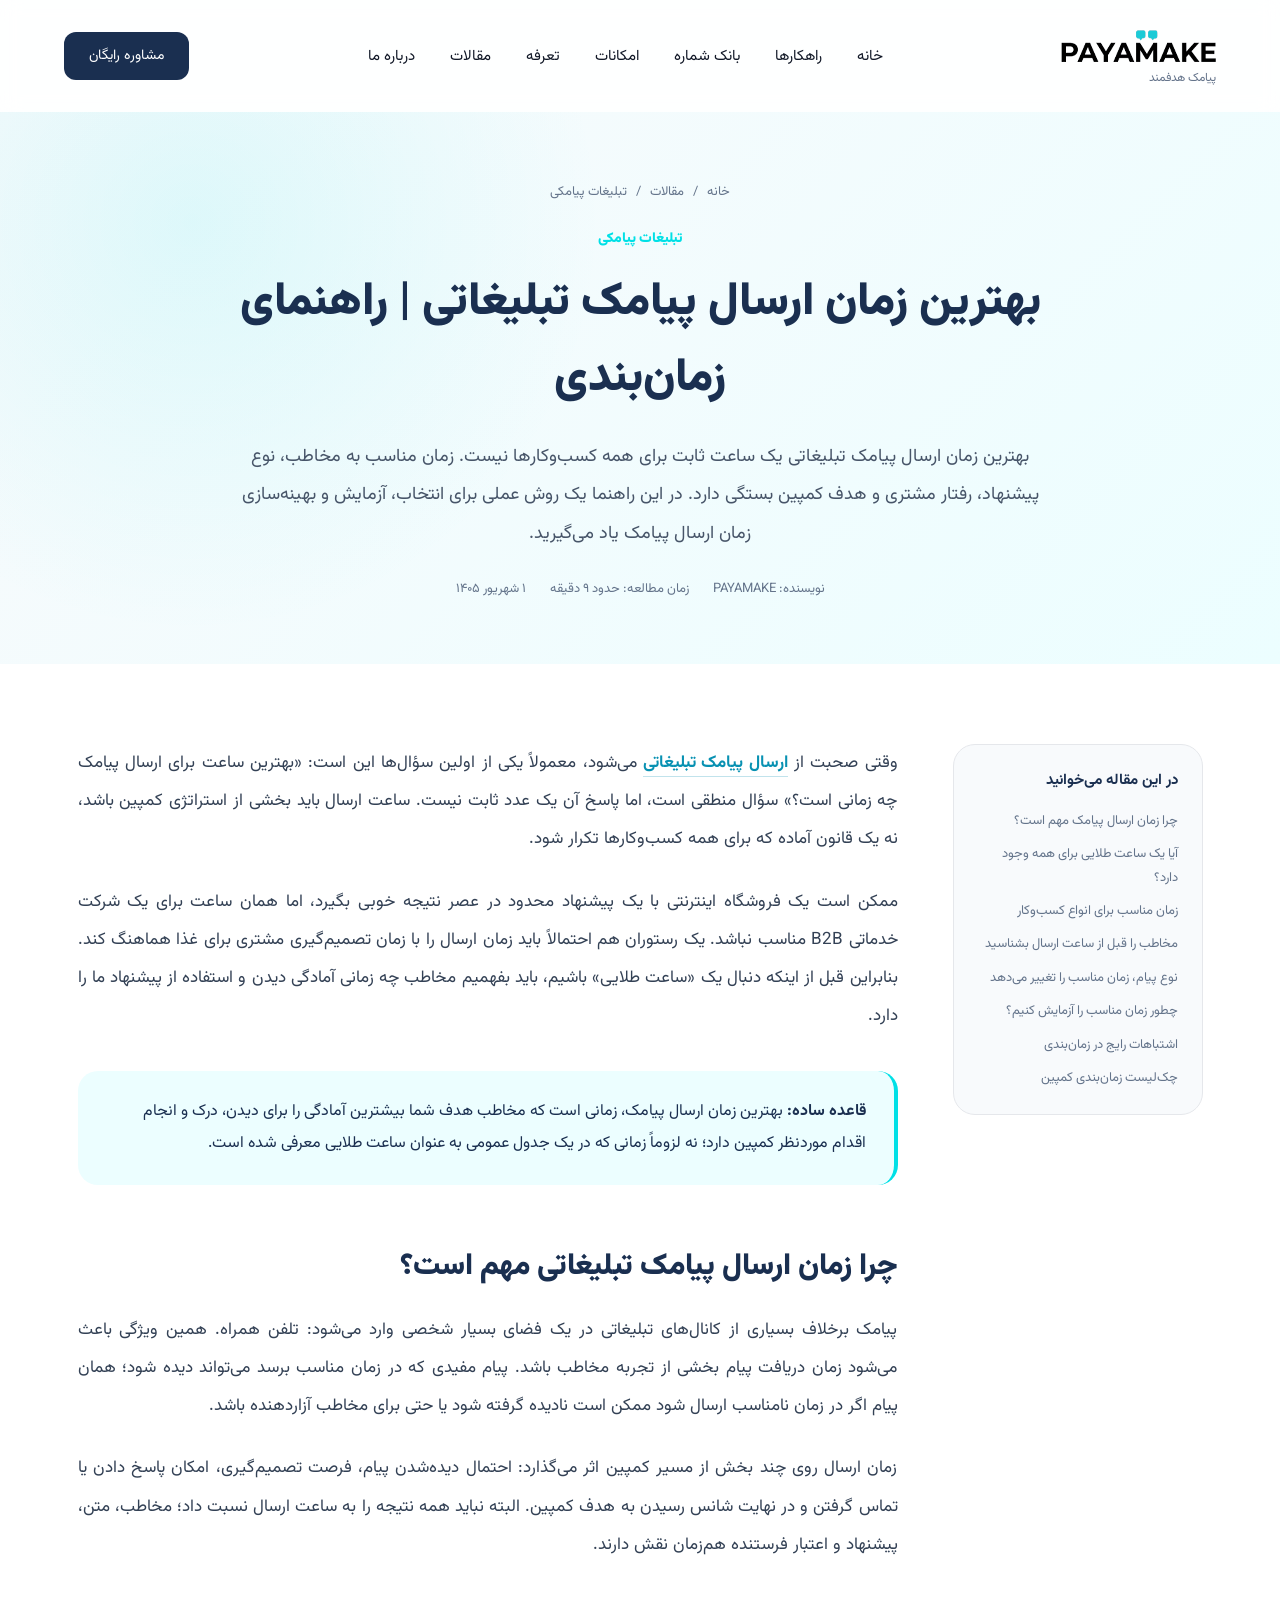
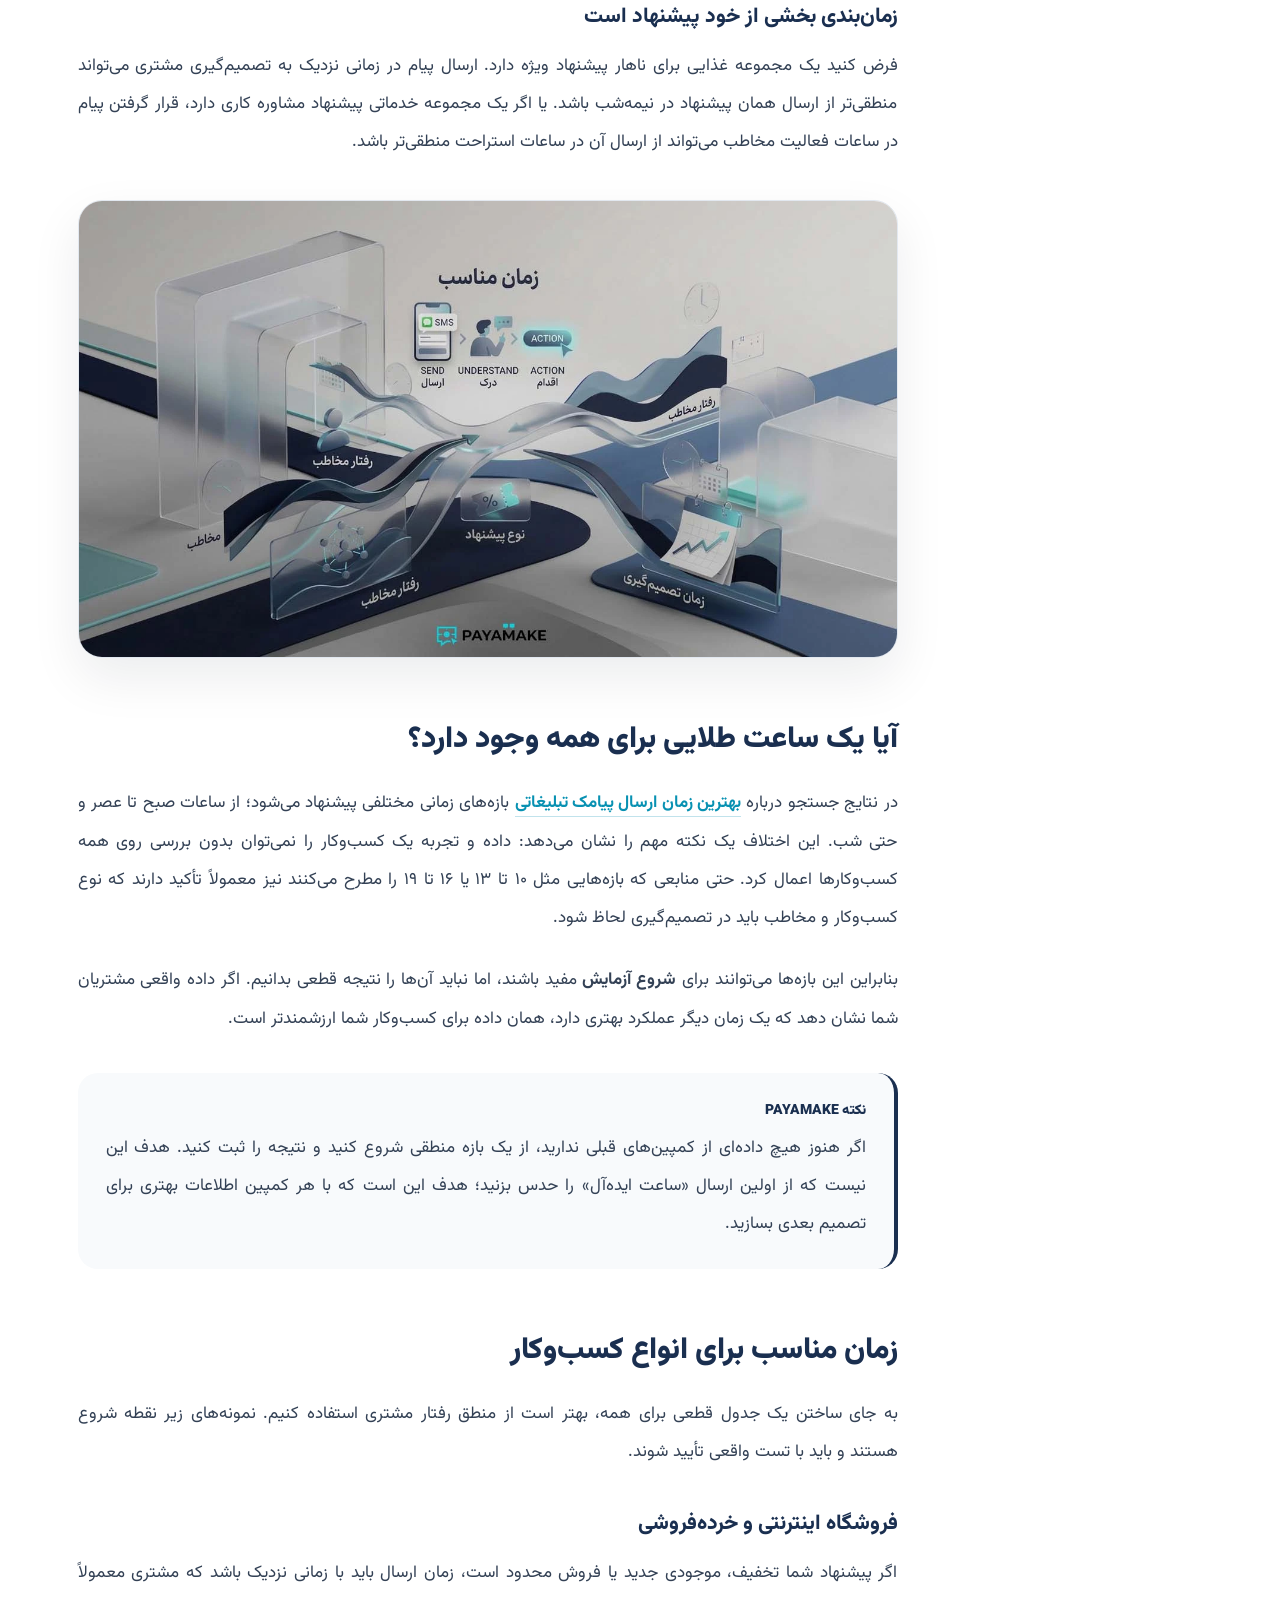
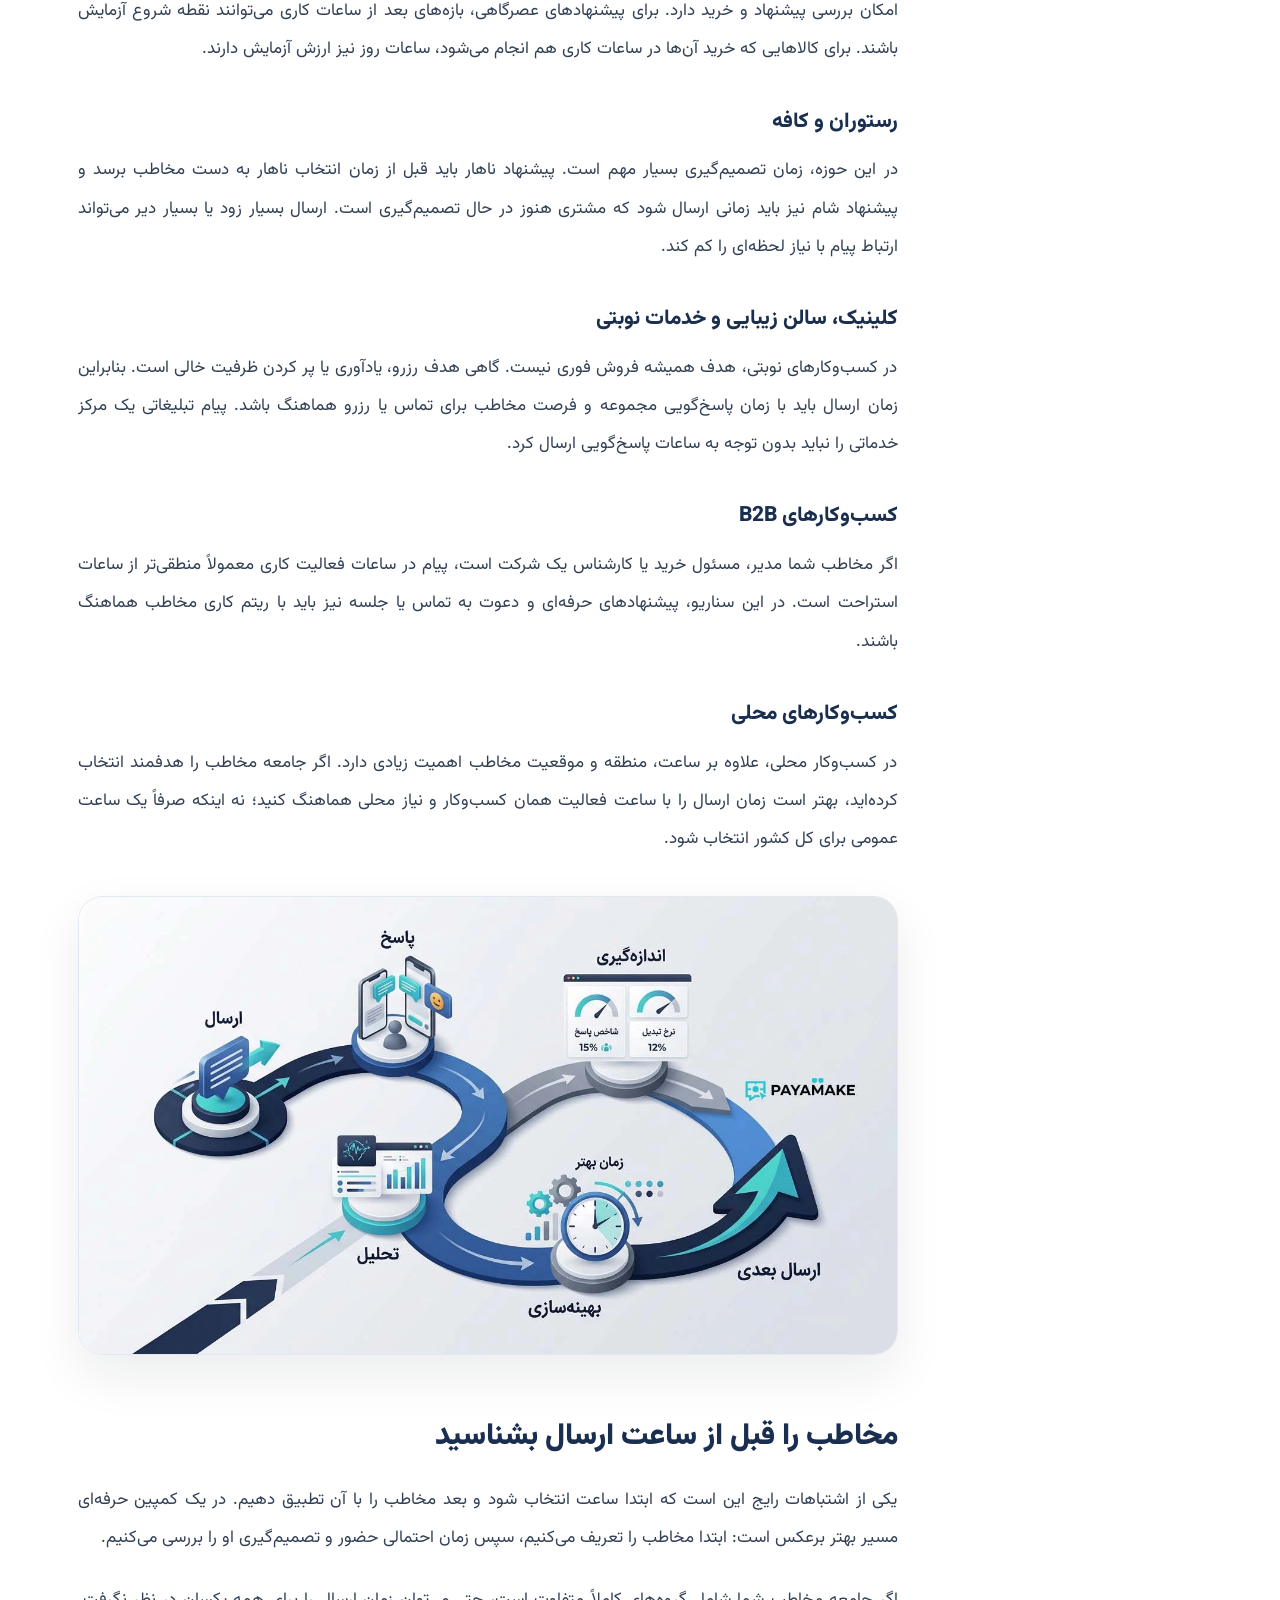
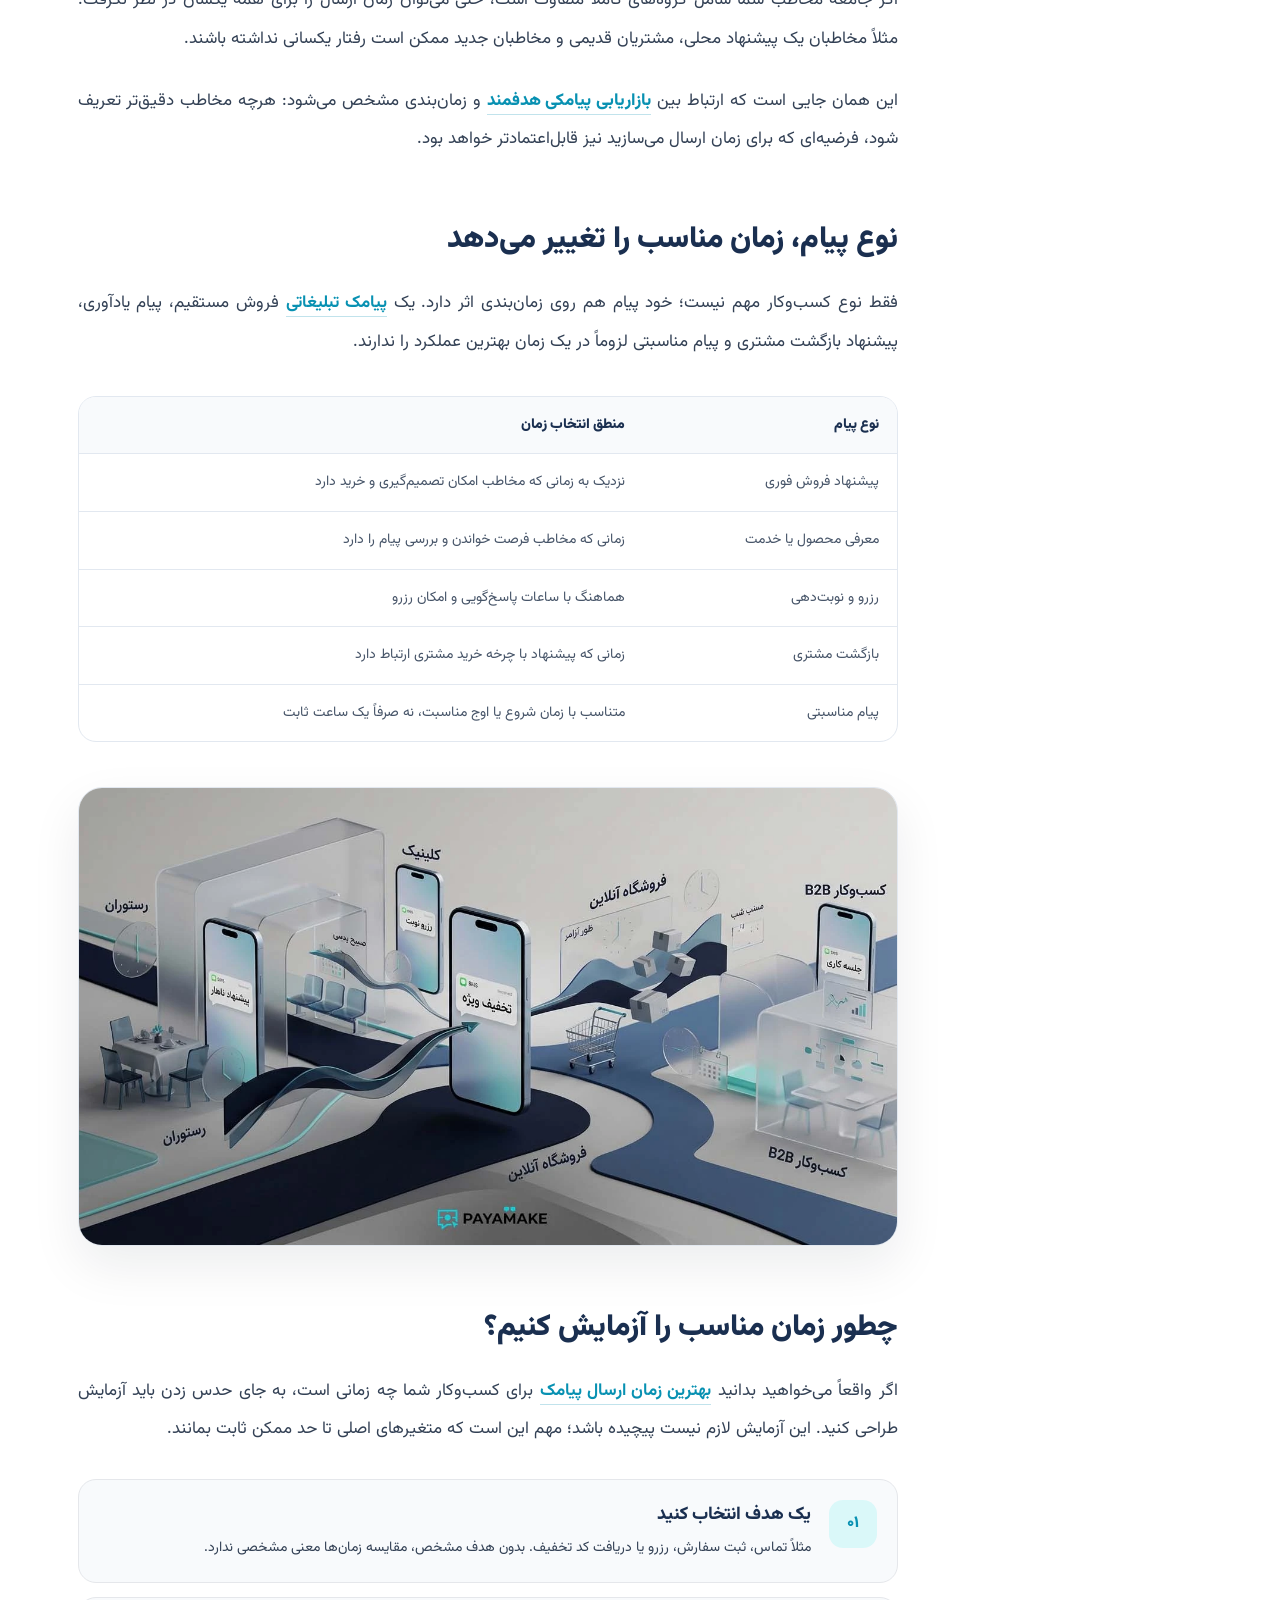
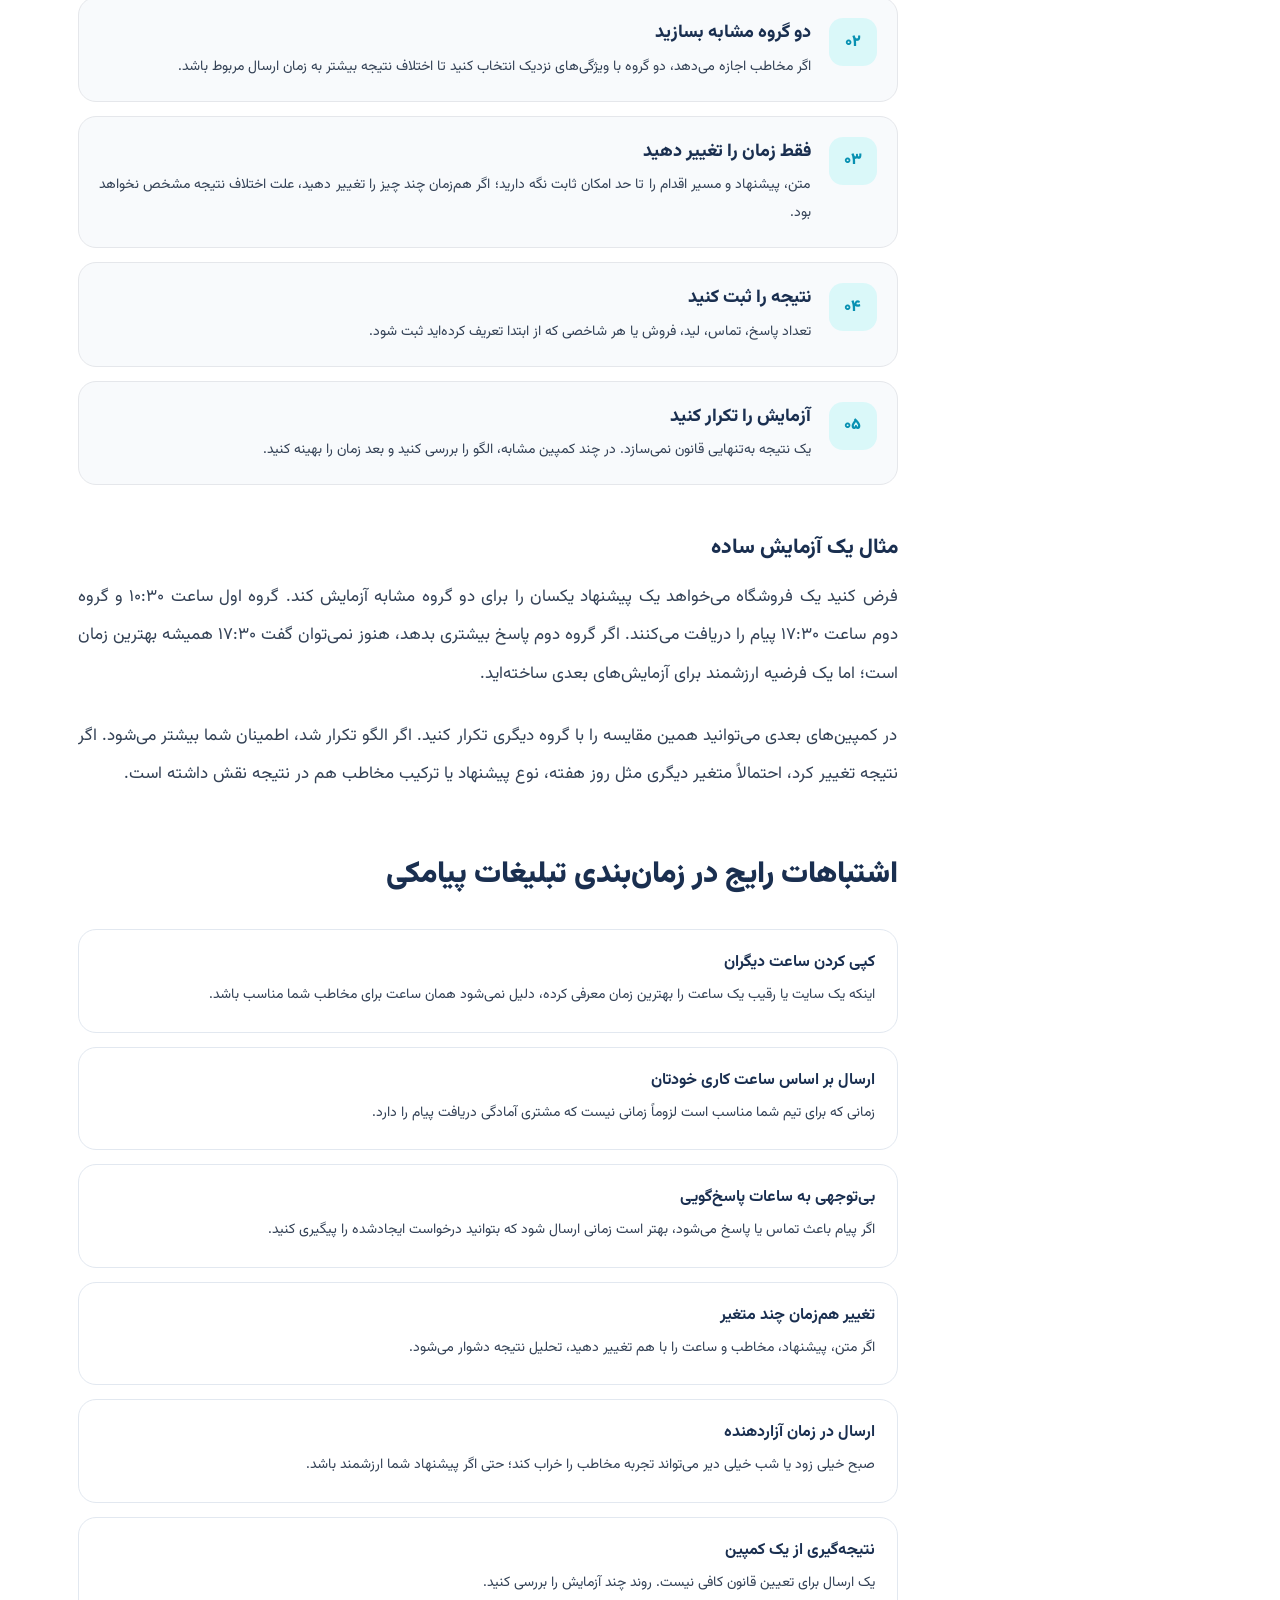
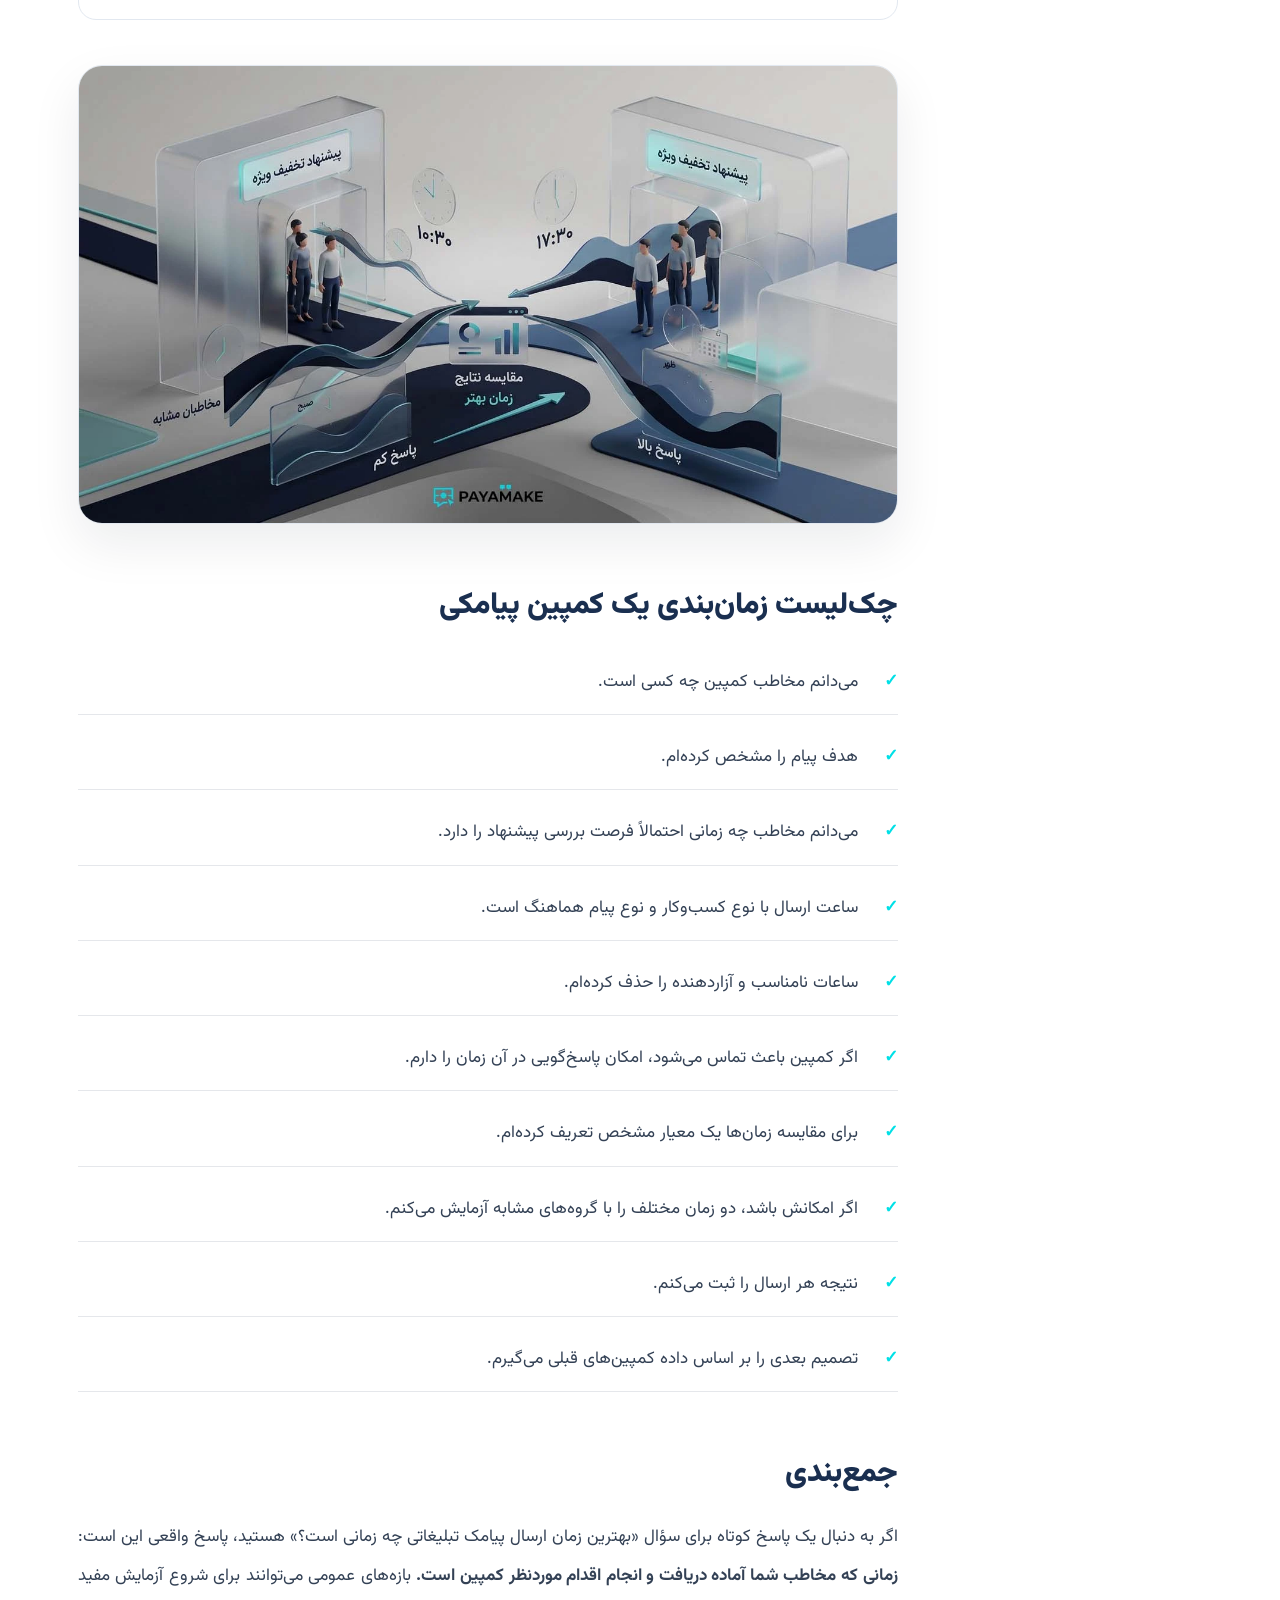
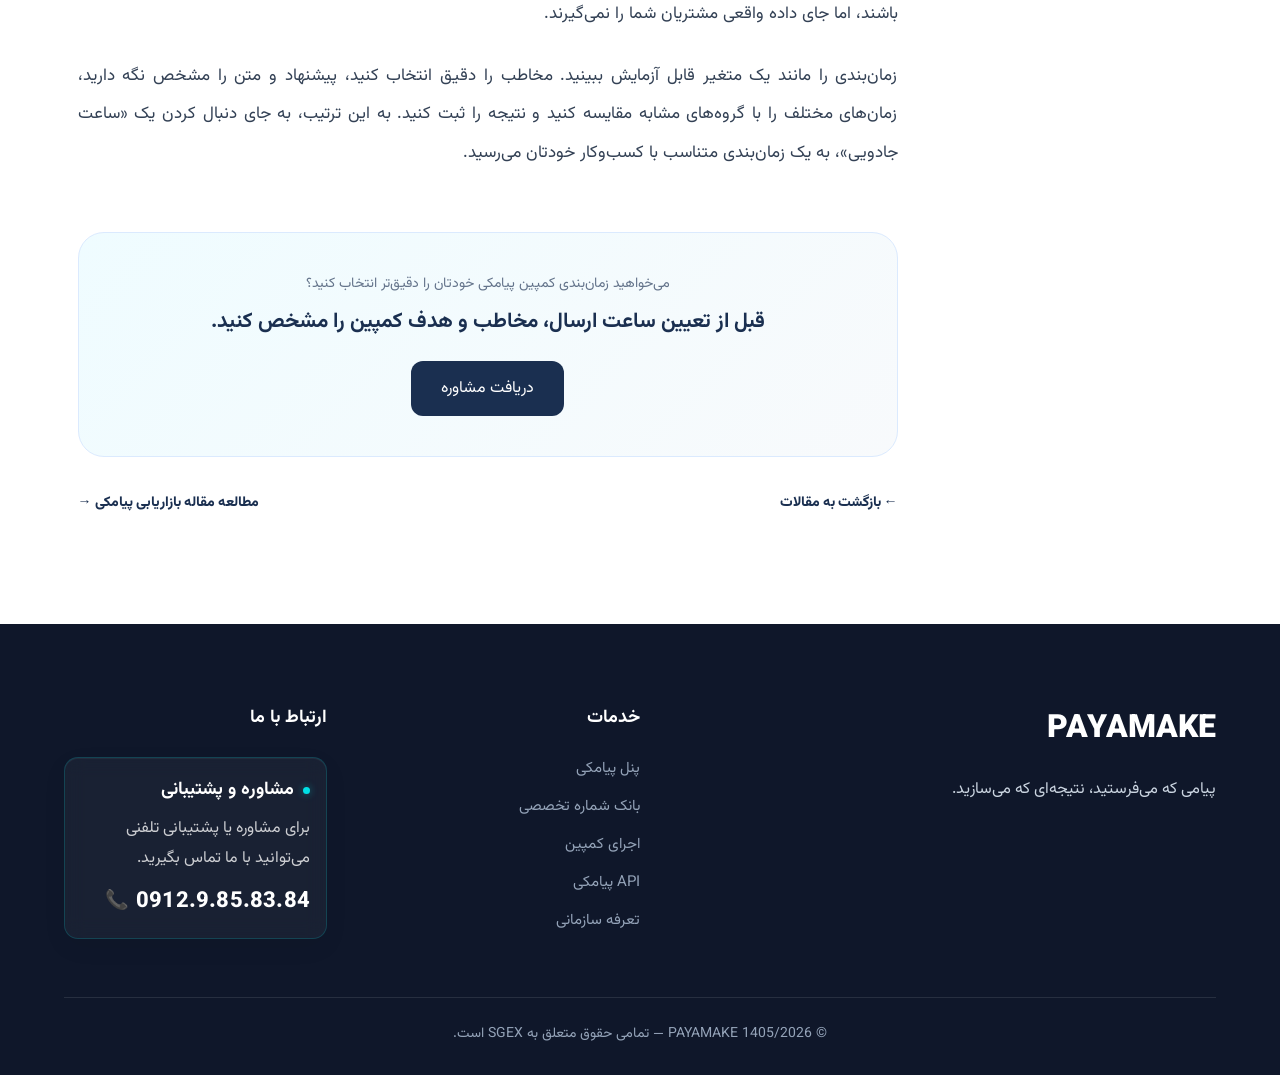
<file: blog/best-time-to-send-promotional-sms/index.html>
<!DOCTYPE html>
<html lang="fa" dir="rtl">
<head>
<meta charset="UTF-8">
<meta name="viewport" content="width=device-width, initial-scale=1.0">
<title>بهترین زمان ارسال پیامک تبلیغاتی | راهنمای زمان‌بندی</title>
<meta name="description" content="بهترین زمان ارسال پیامک تبلیغاتی را برای افزایش بازده کمپین پیدا کنید؛ از انتخاب ساعت مناسب تا زمان‌بندی هدفمند ارسال پیامک.">
<link rel="canonical" href="https://payamake.ir/blog/best-time-to-send-promotional-sms/">

<meta property="og:type" content="article">
<meta property="og:site_name" content="PAYAMAKE">
<meta property="og:title" content="بهترین زمان ارسال پیامک تبلیغاتی | راهنمای زمان‌بندی">
<meta property="og:description" content="راهنمای عملی انتخاب، تست و بهینه‌سازی زمان ارسال پیامک تبلیغاتی بر اساس مخاطب و هدف کمپین.">
<meta property="og:url" content="https://payamake.ir/blog/best-time-to-send-promotional-sms/">
<meta property="og:locale" content="fa_IR">
<meta property="og:image" content="https://payamake.ir/assets/images/articles/best-time-to-send-promotional-sms/best-time-01.webp">

<meta name="twitter:card" content="summary_large_image">
<meta name="twitter:title" content="بهترین زمان ارسال پیامک تبلیغاتی | راهنمای زمان‌بندی">
<meta name="twitter:description" content="راهنمای عملی انتخاب و آزمایش بهترین زمان ارسال پیامک تبلیغاتی بر اساس مخاطب، نوع کسب‌وکار و هدف کمپین.">
<meta name="twitter:image" content="https://payamake.ir/assets/images/articles/best-time-to-send-promotional-sms/best-time-01.webp">
<link rel="icon" type="image/png" href="../../assets/favicon.png">
<link rel="stylesheet" href="../../css/style.css">
<link rel="stylesheet" href="../../css/article.css">

<script type="application/ld+json">
{
 "@context":"https://schema.org","@type":"BlogPosting",
 "headline": "بهترین زمان ارسال پیامک تبلیغاتی | راهنمای زمان‌بندی",
 "description":"راهنمای انتخاب زمان ارسال پیامک تبلیغاتی بر اساس مخاطب، نوع کسب‌وکار، هدف کمپین و آزمون واقعی.",
 "image":["https://payamake.ir/assets/images/articles/best-time-to-send-promotional-sms/best-time-01.webp"],
 "datePublished":"2026-08-23","dateModified":"2026-08-23",
 "author":{"@type":"Organization","name":"PAYAMAKE","url":"https://payamake.ir/"},
 "publisher":{"@type":"Organization","name":"PAYAMAKE","url":"https://payamake.ir/"},
 "mainEntityOfPage":{"@type":"WebPage","@id":"https://payamake.ir/blog/best-time-to-send-promotional-sms/"},
 "inLanguage":"fa-IR"
}
</script>

<script type="application/ld+json">
{
 "@context":"https://schema.org","@type":"BreadcrumbList","itemListElement":[
 {"@type":"ListItem","position":1,"name":"خانه","item":"https://payamake.ir/"},
 {"@type":"ListItem","position":2,"name":"مقالات","item":"https://payamake.ir/blog/"},
 {"@type":"ListItem","position":3,"name":"بهترین زمان ارسال پیامک تبلیغاتی","item":"https://payamake.ir/blog/best-time-to-send-promotional-sms/"}
 ]
}
</script>
</head>

<body>

<header class="header">
<div class="container">
<a href="../../" class="brand"> 
<img src="../../assets/images/logo/payamake-header.png" alt="PAYAMAKE">
<span class="brand-sub">پیامک هدفمند</span>
</a>

<nav class="navigation">
<a href="../../">خانه</a>
<a href="../../#solutions">راهکارها</a>
<a href="../../#database">بانک شماره</a>
<a href="../../#features">امکانات</a>
<a href="../../#pricing">تعرفه</a>
<a href="../">مقالات</a>
<a href="../../#trust">درباره ما</a>
</nav>

<a href="#" class="header-button">مشاوره رایگان</a>
</div>
</header>

<main>
<article class="article-page">

<header class="article-hero">
<div class="container">
<div class="article-hero-inner">

<div class="article-breadcrumb">
<a href="../../">خانه</a>
<span>/</span>
<a href="../">مقالات</a>
<span>/</span>
<span>تبلیغات پیامکی</span>
</div>

<span class="article-category">تبلیغات پیامکی</span>

<h1>بهترین زمان ارسال پیامک تبلیغاتی | راهنمای زمان‌بندی</h1>

<p class="article-lead">
بهترین زمان ارسال پیامک تبلیغاتی یک ساعت ثابت برای همه کسب‌وکارها نیست. زمان مناسب به مخاطب، نوع پیشنهاد، رفتار مشتری و هدف کمپین بستگی دارد. در این راهنما یک روش عملی برای انتخاب، آزمایش و بهینه‌سازی زمان ارسال پیامک یاد می‌گیرید.
</p>

<div class="article-meta">
<span>نویسنده: PAYAMAKE</span>
<span>زمان مطالعه: حدود ۹ دقیقه</span>
<time datetime="2026-08-23">۱ شهریور ۱۴۰۵</time>
</div>

</div>
</div>
</header>

<div class="container article-layout">

<aside class="article-sidebar">
<div class="article-toc">
<strong>در این مقاله می‌خوانید</strong>
<a href="#why-timing">چرا زمان ارسال پیامک مهم است؟</a>
<a href="#no-universal-time">آیا یک ساعت طلایی برای همه وجود دارد؟</a>
<a href="#business-types">زمان مناسب برای انواع کسب‌وکار</a>
<a href="#audience">مخاطب را قبل از ساعت ارسال بشناسید</a>
<a href="#message-type">نوع پیام، زمان مناسب را تغییر می‌دهد</a>
<a href="#testing">چطور زمان مناسب را آزمایش کنیم؟</a>
<a href="#mistakes">اشتباهات رایج در زمان‌بندی</a>
<a href="#checklist">چک‌لیست زمان‌بندی کمپین</a>
</div>
</aside>

<div class="article-content">

<p>
وقتی صحبت از
<a class="article-inline-link" href="../../"><strong>ارسال پیامک تبلیغاتی</strong></a>
می‌شود، معمولاً یکی از اولین سؤال‌ها این است: «بهترین ساعت برای ارسال پیامک چه زمانی است؟» سؤال منطقی است، اما پاسخ آن یک عدد ثابت نیست. ساعت ارسال باید بخشی از استراتژی کمپین باشد، نه یک قانون آماده که برای همه کسب‌وکارها تکرار شود.
</p>

<p>
ممکن است یک فروشگاه اینترنتی با یک پیشنهاد محدود در عصر نتیجه خوبی بگیرد، اما همان ساعت برای یک شرکت خدماتی B2B مناسب نباشد. یک رستوران هم احتمالاً باید زمان ارسال را با زمان تصمیم‌گیری مشتری برای غذا هماهنگ کند. بنابراین قبل از اینکه دنبال یک «ساعت طلایی» باشیم، باید بفهمیم مخاطب چه زمانی آمادگی دیدن و استفاده از پیشنهاد ما را دارد.
</p>

<div class="article-highlight">
<strong>قاعده ساده:</strong>
بهترین زمان ارسال پیامک، زمانی است که مخاطب هدف شما بیشترین آمادگی را برای دیدن، درک و انجام اقدام موردنظر کمپین دارد؛ نه لزوماً زمانی که در یک جدول عمومی به عنوان ساعت طلایی معرفی شده است.
</div>

<h2 id="why-timing">چرا زمان ارسال پیامک تبلیغاتی مهم است؟</h2>

<p>
پیامک برخلاف بسیاری از کانال‌های تبلیغاتی در یک فضای بسیار شخصی وارد می‌شود: تلفن همراه. همین ویژگی باعث می‌شود زمان دریافت پیام بخشی از تجربه مخاطب باشد. پیام مفیدی که در زمان مناسب برسد می‌تواند دیده شود؛ همان پیام اگر در زمان نامناسب ارسال شود ممکن است نادیده گرفته شود یا حتی برای مخاطب آزاردهنده باشد.
</p>

<p>
زمان ارسال روی چند بخش از مسیر کمپین اثر می‌گذارد: احتمال دیده‌شدن پیام، فرصت تصمیم‌گیری، امکان پاسخ دادن یا تماس گرفتن و در نهایت شانس رسیدن به هدف کمپین. البته نباید همه نتیجه را به ساعت ارسال نسبت داد؛ مخاطب، متن، پیشنهاد و اعتبار فرستنده هم‌زمان نقش دارند.
</p>

<h3>زمان‌بندی بخشی از خود پیشنهاد است</h3>

<p>
فرض کنید یک مجموعه غذایی برای ناهار پیشنهاد ویژه دارد. ارسال پیام در زمانی نزدیک به تصمیم‌گیری مشتری می‌تواند منطقی‌تر از ارسال همان پیشنهاد در نیمه‌شب باشد. یا اگر یک مجموعه خدماتی پیشنهاد مشاوره کاری دارد، قرار گرفتن پیام در ساعات فعالیت مخاطب می‌تواند از ارسال آن در ساعات استراحت منطقی‌تر باشد.
</p>

<figure class="article-image">
<img src="../../assets/images/articles/best-time-to-send-promotional-sms/best-time-01.webp" alt="بهترین زمان ارسال پیامک تبلیغاتی و زمان‌بندی کمپین پیامکی" loading="lazy">
</figure>

<h2 id="no-universal-time">آیا یک ساعت طلایی برای همه وجود دارد؟</h2>

<p>
در نتایج جستجو درباره
<a class="article-inline-link" href="../../"><strong>بهترین زمان ارسال پیامک تبلیغاتی</strong></a>
بازه‌های زمانی مختلفی پیشنهاد می‌شود؛ از ساعات صبح تا عصر و حتی شب. این اختلاف یک نکته مهم را نشان می‌دهد: داده و تجربه یک کسب‌وکار را نمی‌توان بدون بررسی روی همه کسب‌وکارها اعمال کرد. حتی منابعی که بازه‌هایی مثل ۱۰ تا ۱۳ یا ۱۶ تا ۱۹ را مطرح می‌کنند نیز معمولاً تأکید دارند که نوع کسب‌وکار و مخاطب باید در تصمیم‌گیری لحاظ شود.
</p>

<p>
بنابراین این بازه‌ها می‌توانند برای <strong>شروع آزمایش</strong> مفید باشند، اما نباید آن‌ها را نتیجه قطعی بدانیم. اگر داده واقعی مشتریان شما نشان دهد که یک زمان دیگر عملکرد بهتری دارد، همان داده برای کسب‌وکار شما ارزشمندتر است.
</p>

<div class="article-note">
<span class="article-note-title">نکته PAYAMAKE</span>
<p>
اگر هنوز هیچ داده‌ای از کمپین‌های قبلی ندارید، از یک بازه منطقی شروع کنید و نتیجه را ثبت کنید. هدف این نیست که از اولین ارسال «ساعت ایده‌آل» را حدس بزنید؛ هدف این است که با هر کمپین اطلاعات بهتری برای تصمیم بعدی بسازید.
</p>
</div>

<h2 id="business-types">زمان مناسب برای انواع کسب‌وکار</h2>

<p>
به جای ساختن یک جدول قطعی برای همه، بهتر است از منطق رفتار مشتری استفاده کنیم. نمونه‌های زیر نقطه شروع هستند و باید با تست واقعی تأیید شوند.
</p>

<h3>فروشگاه اینترنتی و خرده‌فروشی</h3>

<p>
اگر پیشنهاد شما تخفیف، موجودی جدید یا فروش محدود است، زمان ارسال باید با زمانی نزدیک باشد که مشتری معمولاً امکان بررسی پیشنهاد و خرید دارد. برای پیشنهادهای عصرگاهی، بازه‌های بعد از ساعات کاری می‌توانند نقطه شروع آزمایش باشند. برای کالاهایی که خرید آن‌ها در ساعات کاری هم انجام می‌شود، ساعات روز نیز ارزش آزمایش دارند.
</p>

<h3>رستوران و کافه</h3>

<p>
در این حوزه، زمان تصمیم‌گیری بسیار مهم است. پیشنهاد ناهار باید قبل از زمان انتخاب ناهار به دست مخاطب برسد و پیشنهاد شام نیز باید زمانی ارسال شود که مشتری هنوز در حال تصمیم‌گیری است. ارسال بسیار زود یا بسیار دیر می‌تواند ارتباط پیام با نیاز لحظه‌ای را کم کند.
</p>

<h3>کلینیک، سالن زیبایی و خدمات نوبتی</h3>

<p>
در کسب‌وکارهای نوبتی، هدف همیشه فروش فوری نیست. گاهی هدف رزرو، یادآوری یا پر کردن ظرفیت خالی است. بنابراین زمان ارسال باید با زمان پاسخ‌گویی مجموعه و فرصت مخاطب برای تماس یا رزرو هماهنگ باشد. پیام تبلیغاتی یک مرکز خدماتی را نباید بدون توجه به ساعات پاسخ‌گویی ارسال کرد.
</p>

<h3>کسب‌وکارهای B2B</h3>

<p>
اگر مخاطب شما مدیر، مسئول خرید یا کارشناس یک شرکت است، پیام در ساعات فعالیت کاری معمولاً منطقی‌تر از ساعات استراحت است. در این سناریو، پیشنهادهای حرفه‌ای و دعوت به تماس یا جلسه نیز باید با ریتم کاری مخاطب هماهنگ باشند.
</p>

<h3>کسب‌وکارهای محلی</h3>

<p>
در کسب‌وکار محلی، علاوه بر ساعت، منطقه و موقعیت مخاطب اهمیت زیادی دارد. اگر جامعه مخاطب را هدفمند انتخاب کرده‌اید، بهتر است زمان ارسال را با ساعت فعالیت همان کسب‌وکار و نیاز محلی هماهنگ کنید؛ نه اینکه صرفاً یک ساعت عمومی برای کل کشور انتخاب شود.
</p>

<figure class="article-image">
<img src="../../assets/images/articles/best-time-to-send-promotional-sms/best-time-02.webp" alt="نوع پیام و تأثیر آن بر زمان مناسب ارسال پیامک" loading="lazy">
</figure>

<h2 id="audience">مخاطب را قبل از ساعت ارسال بشناسید</h2>

<p>
یکی از اشتباهات رایج این است که ابتدا ساعت انتخاب شود و بعد مخاطب را با آن تطبیق دهیم. در یک کمپین حرفه‌ای مسیر بهتر برعکس است: ابتدا مخاطب را تعریف می‌کنیم، سپس زمان احتمالی حضور و تصمیم‌گیری او را بررسی می‌کنیم.
</p>

<p>
اگر جامعه مخاطب شما شامل گروه‌های کاملاً متفاوت است، حتی می‌توان زمان ارسال را برای همه یکسان در نظر نگرفت. مثلاً مخاطبان یک پیشنهاد محلی، مشتریان قدیمی و مخاطبان جدید ممکن است رفتار یکسانی نداشته باشند.
</p>

<p>
این همان جایی است که ارتباط بین
<a class="article-inline-link" href="../sms-marketing-guide/index.html">بازاریابی پیامکی هدفمند</a>
و زمان‌بندی مشخص می‌شود: هرچه مخاطب دقیق‌تر تعریف شود، فرضیه‌ای که برای زمان ارسال می‌سازید نیز قابل‌اعتمادتر خواهد بود.
</p>

<h2 id="message-type">نوع پیام، زمان مناسب را تغییر می‌دهد</h2>

<p>
فقط نوع کسب‌وکار مهم نیست؛ خود پیام هم روی زمان‌بندی اثر دارد. یک
<a class="article-inline-link" href="../../"><strong>پیامک تبلیغاتی</strong></a>
فروش مستقیم، پیام یادآوری، پیشنهاد بازگشت مشتری و پیام مناسبتی لزوماً در یک زمان بهترین عملکرد را ندارند.
</p>

<div class="article-table-wrap">
<table>
<thead>
<tr>
<th>نوع پیام</th>
<th>منطق انتخاب زمان</th>
</tr>
</thead>
<tbody>
<tr>
<td>پیشنهاد فروش فوری</td>
<td>نزدیک به زمانی که مخاطب امکان تصمیم‌گیری و خرید دارد</td>
</tr>
<tr>
<td>معرفی محصول یا خدمت</td>
<td>زمانی که مخاطب فرصت خواندن و بررسی پیام را دارد</td>
</tr>
<tr>
<td>رزرو و نوبت‌دهی</td>
<td>هماهنگ با ساعات پاسخ‌گویی و امکان رزرو</td>
</tr>
<tr>
<td>بازگشت مشتری</td>
<td>زمانی که پیشنهاد با چرخه خرید مشتری ارتباط دارد</td>
</tr>
<tr>
<td>پیام مناسبتی</td>
<td>متناسب با زمان شروع یا اوج مناسبت، نه صرفاً یک ساعت ثابت</td>
</tr>
</tbody>
</table>
</div>

<figure class="article-image">
<img src="../../assets/images/articles/best-time-to-send-promotional-sms/best-time-03.webp" alt="آزمایش زمان مناسب ارسال پیامک در کمپین" loading="lazy">
</figure>

<h2 id="testing">چطور زمان مناسب را آزمایش کنیم؟</h2>

<p>
اگر واقعاً می‌خواهید بدانید
<a class="article-inline-link" href="../../"><strong>بهترین زمان ارسال پیامک</strong></a>
برای کسب‌وکار شما چه زمانی است، به جای حدس زدن باید آزمایش طراحی کنید. این آزمایش لازم نیست پیچیده باشد؛ مهم این است که متغیرهای اصلی تا حد ممکن ثابت بمانند.
</p>

<div class="article-steps">

<div class="article-step">
<span>۰۱</span>
<div>
<h3>یک هدف انتخاب کنید</h3>
<p>مثلاً تماس، ثبت سفارش، رزرو یا دریافت کد تخفیف. بدون هدف مشخص، مقایسه زمان‌ها معنی مشخصی ندارد.</p>
</div>
</div>

<div class="article-step">
<span>۰۲</span>
<div>
<h3>دو گروه مشابه بسازید</h3>
<p>اگر مخاطب اجازه می‌دهد، دو گروه با ویژگی‌های نزدیک انتخاب کنید تا اختلاف نتیجه بیشتر به زمان ارسال مربوط باشد.</p>
</div>
</div>

<div class="article-step">
<span>۰۳</span>
<div>
<h3>فقط زمان را تغییر دهید</h3>
<p>متن، پیشنهاد و مسیر اقدام را تا حد امکان ثابت نگه دارید؛ اگر هم‌زمان چند چیز را تغییر دهید، علت اختلاف نتیجه مشخص نخواهد بود.</p>
</div>
</div>

<div class="article-step">
<span>۰۴</span>
<div>
<h3>نتیجه را ثبت کنید</h3>
<p>تعداد پاسخ، تماس، لید، فروش یا هر شاخصی که از ابتدا تعریف کرده‌اید ثبت شود.</p>
</div>
</div>

<div class="article-step">
<span>۰۵</span>
<div>
<h3>آزمایش را تکرار کنید</h3>
<p>یک نتیجه به‌تنهایی قانون نمی‌سازد. در چند کمپین مشابه، الگو را بررسی کنید و بعد زمان را بهینه کنید.</p>
</div>
</div>

</div>

<h3>مثال یک آزمایش ساده</h3>

<p>
فرض کنید یک فروشگاه می‌خواهد یک پیشنهاد یکسان را برای دو گروه مشابه آزمایش کند. گروه اول ساعت ۱۰:۳۰ و گروه دوم ساعت ۱۷:۳۰ پیام را دریافت می‌کنند. اگر گروه دوم پاسخ بیشتری بدهد، هنوز نمی‌توان گفت ۱۷:۳۰ همیشه بهترین زمان است؛ اما یک فرضیه ارزشمند برای آزمایش‌های بعدی ساخته‌اید.
</p>

<p>
در کمپین‌های بعدی می‌توانید همین مقایسه را با گروه دیگری تکرار کنید. اگر الگو تکرار شد، اطمینان شما بیشتر می‌شود. اگر نتیجه تغییر کرد، احتمالاً متغیر دیگری مثل روز هفته، نوع پیشنهاد یا ترکیب مخاطب هم در نتیجه نقش داشته است.
</p>

<h2 id="mistakes">اشتباهات رایج در زمان‌بندی تبلیغات پیامکی</h2>

<div class="article-warning-list">

<div>
<strong>کپی کردن ساعت دیگران</strong>
<p>اینکه یک سایت یا رقیب یک ساعت را بهترین زمان معرفی کرده، دلیل نمی‌شود همان ساعت برای مخاطب شما مناسب باشد.</p>
</div>

<div>
<strong>ارسال بر اساس ساعت کاری خودتان</strong>
<p>زمانی که برای تیم شما مناسب است لزوماً زمانی نیست که مشتری آمادگی دریافت پیام را دارد.</p>
</div>

<div>
<strong>بی‌توجهی به ساعات پاسخ‌گویی</strong>
<p>اگر پیام باعث تماس یا پاسخ می‌شود، بهتر است زمانی ارسال شود که بتوانید درخواست ایجادشده را پیگیری کنید.</p>
</div>

<div>
<strong>تغییر هم‌زمان چند متغیر</strong>
<p>اگر متن، پیشنهاد، مخاطب و ساعت را با هم تغییر دهید، تحلیل نتیجه دشوار می‌شود.</p>
</div>

<div>
<strong>ارسال در زمان آزاردهنده</strong>
<p>صبح خیلی زود یا شب خیلی دیر می‌تواند تجربه مخاطب را خراب کند؛ حتی اگر پیشنهاد شما ارزشمند باشد.</p>
</div>

<div>
<strong>نتیجه‌گیری از یک کمپین</strong>
<p>یک ارسال برای تعیین قانون کافی نیست. روند چند آزمایش را بررسی کنید.</p>
</div>

</div>

<figure class="article-image">
<img src="../../assets/images/articles/best-time-to-send-promotional-sms/best-time-04.webp" alt="چک‌لیست زمان‌بندی یک کمپین پیامکی" loading="lazy">
</figure>

<h2 id="checklist">چک‌لیست زمان‌بندی یک کمپین پیامکی</h2>

<ul class="article-checklist">
<li>می‌دانم مخاطب کمپین چه کسی است.</li>
<li>هدف پیام را مشخص کرده‌ام.</li>
<li>می‌دانم مخاطب چه زمانی احتمالاً فرصت بررسی پیشنهاد را دارد.</li>
<li>ساعت ارسال با نوع کسب‌وکار و نوع پیام هماهنگ است.</li>
<li>ساعات نامناسب و آزاردهنده را حذف کرده‌ام.</li>
<li>اگر کمپین باعث تماس می‌شود، امکان پاسخ‌گویی در آن زمان را دارم.</li>
<li>برای مقایسه زمان‌ها یک معیار مشخص تعریف کرده‌ام.</li>
<li>اگر امکانش باشد، دو زمان مختلف را با گروه‌های مشابه آزمایش می‌کنم.</li>
<li>نتیجه هر ارسال را ثبت می‌کنم.</li>
<li>تصمیم بعدی را بر اساس داده کمپین‌های قبلی می‌گیرم.</li>
</ul>

<h2>جمع‌بندی</h2>

<p>
اگر به دنبال یک پاسخ کوتاه برای سؤال «بهترین زمان ارسال پیامک تبلیغاتی چه زمانی است؟» هستید، پاسخ واقعی این است:
<strong>زمانی که مخاطب شما آماده دریافت و انجام اقدام موردنظر کمپین است.</strong>
بازه‌های عمومی می‌توانند برای شروع آزمایش مفید باشند، اما جای داده واقعی مشتریان شما را نمی‌گیرند.
</p>

<p>
زمان‌بندی را مانند یک متغیر قابل آزمایش ببینید. مخاطب را دقیق انتخاب کنید، پیشنهاد و متن را مشخص نگه دارید، زمان‌های مختلف را با گروه‌های مشابه مقایسه کنید و نتیجه را ثبت کنید. به این ترتیب، به جای دنبال کردن یک «ساعت جادویی»، به یک زمان‌بندی متناسب با کسب‌وکار خودتان می‌رسید.
</p>

<div class="article-cta">
<span>می‌خواهید زمان‌بندی کمپین پیامکی خودتان را دقیق‌تر انتخاب کنید؟</span>
<strong>قبل از تعیین ساعت ارسال، مخاطب و هدف کمپین را مشخص کنید.</strong>
<a href="#" class="primary-button">دریافت مشاوره</a>
</div>

<div class="article-footer-links">
<a href="../">← بازگشت به مقالات</a>
<a href="../sms-marketing-guide/">مطالعه مقاله بازاریابی پیامکی →</a>
</div>

</div>
</div>
</article>
</main>

<!-- ==========================
     Contact Modal
     Shared with the main PAYAMAKE site.
========================== -->

<div class="contact-modal" id="contactModal" aria-hidden="true">

<div class="contact-modal-overlay"></div>

<div class="contact-modal-box" role="dialog" aria-modal="true" aria-labelledby="contactModalTitle">

<button type="button" class="contact-modal-close" id="contactModalClose" aria-label="بستن">&times;</button>

<div class="contact-modal-header">
<span class="contact-modal-badge">PAYAMAKE</span>
<h2 id="contactModalTitle">مشاوره رایگان</h2>
<p>اطلاعات خود را وارد کنید تا کارشناسان PAYAMAKE با شما تماس بگیرند.</p>
</div>

<form class="contact-form" id="contactForm">

<div class="contact-form-group">
<label for="contactName">نام و نام خانوادگی</label>
<input type="text" id="contactName" name="name" placeholder="نام و نام خانوادگی" autocomplete="name" required>
</div>

<div class="contact-form-group">
<label for="contactPhone">شماره موبایل</label>
<input type="tel" id="contactPhone" name="phone" placeholder="09xxxxxxxxx" autocomplete="tel" inputmode="tel" required>
</div>

<div class="contact-form-group">
<label for="contactMessage">توضیحات <span>(اختیاری)</span></label>
<textarea id="contactMessage" name="message" rows="4" placeholder="موضوع یا توضیحات خود را بنویسید..."></textarea>
</div>

<button type="submit" class="primary-button contact-submit">درخواست مشاوره</button>

<div class="contact-form-message" id="contactFormMessage" aria-live="polite"></div>

</form>
</div>
</div>

<footer class="footer">
<div class="container">
<div class="footer-grid">

<div class="footer-brand">
<h3>PAYAMAKE</h3>
<p>پیامی که می‌فرستید،<br>نتیجه‌ای که می‌سازید.</p>
</div>

<div class="footer-links">
<h4>خدمات</h4>
<ul>
<li>پنل پیامکی</li>
<li>بانک شماره تخصصی</li>
<li>اجرای کمپین</li>
<li>API پیامکی</li>
<li>تعرفه سازمانی</li>
</ul>
</div>

<div class="footer-links">
<h4>ارتباط با ما</h4>
<ul>
<li>تماس با PAYAMAKE</li>
<li><a href="#">مشاوره و انتخاب سرویس</a></li>
<li>پشتیبانی</li>
</ul>
</div>

</div>

<div class="footer-bottom">
© PAYAMAKE - تمامی حقوق محفوظ است.
</div>

</div>
</footer>

<script src="../../js/main.js"></script>

</body>
</html>
</file>
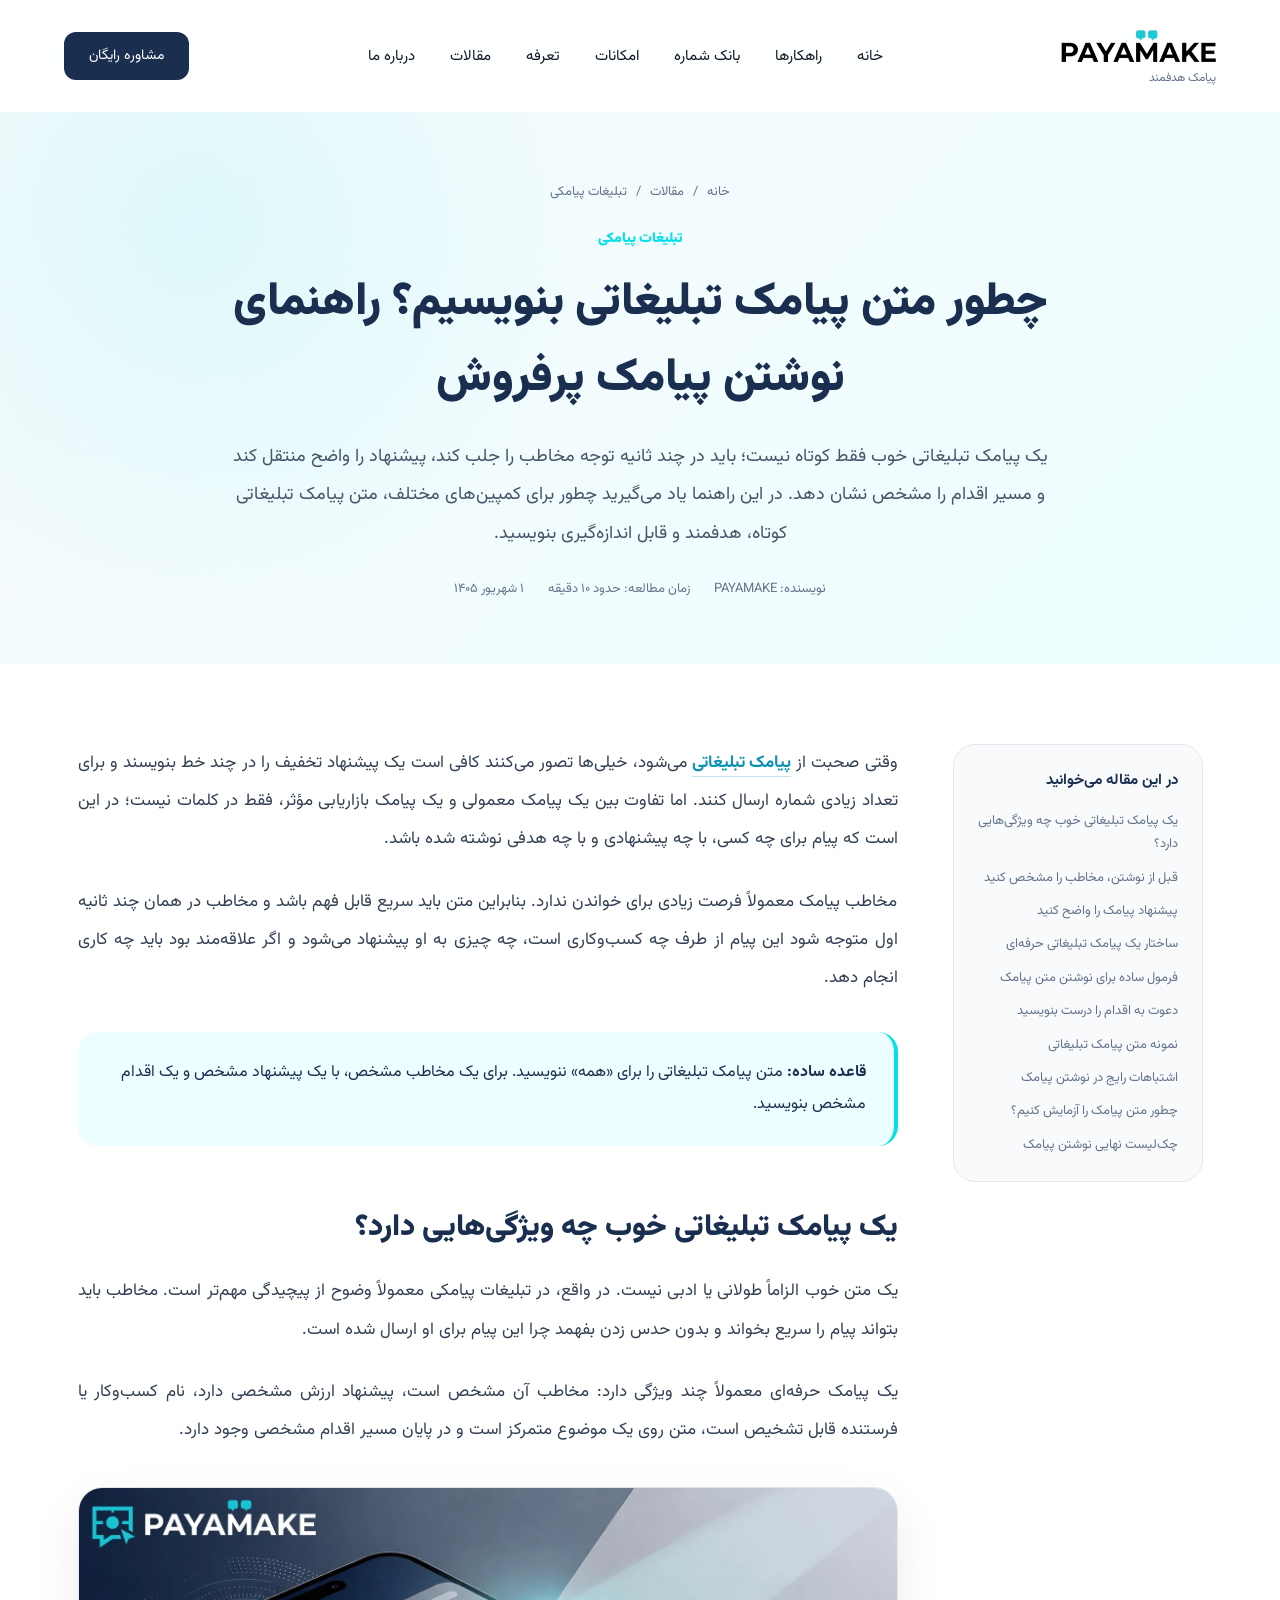
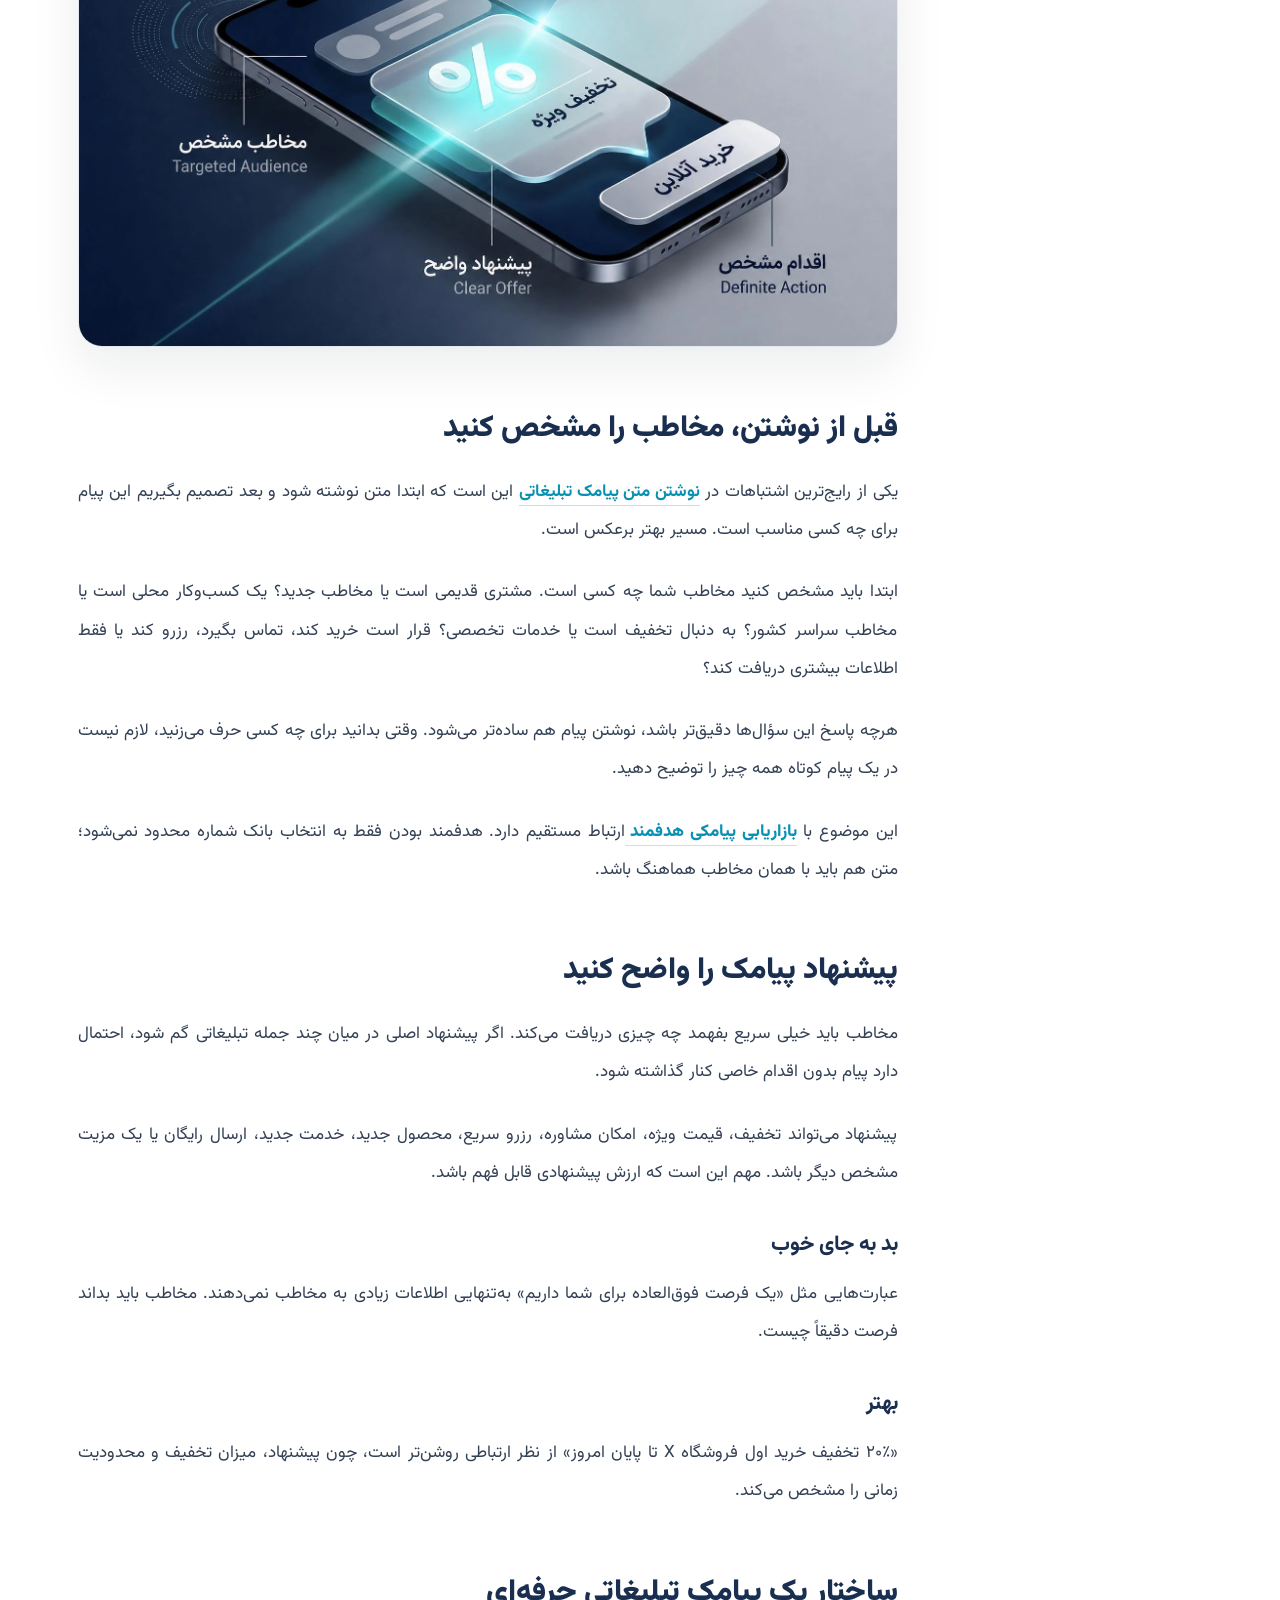
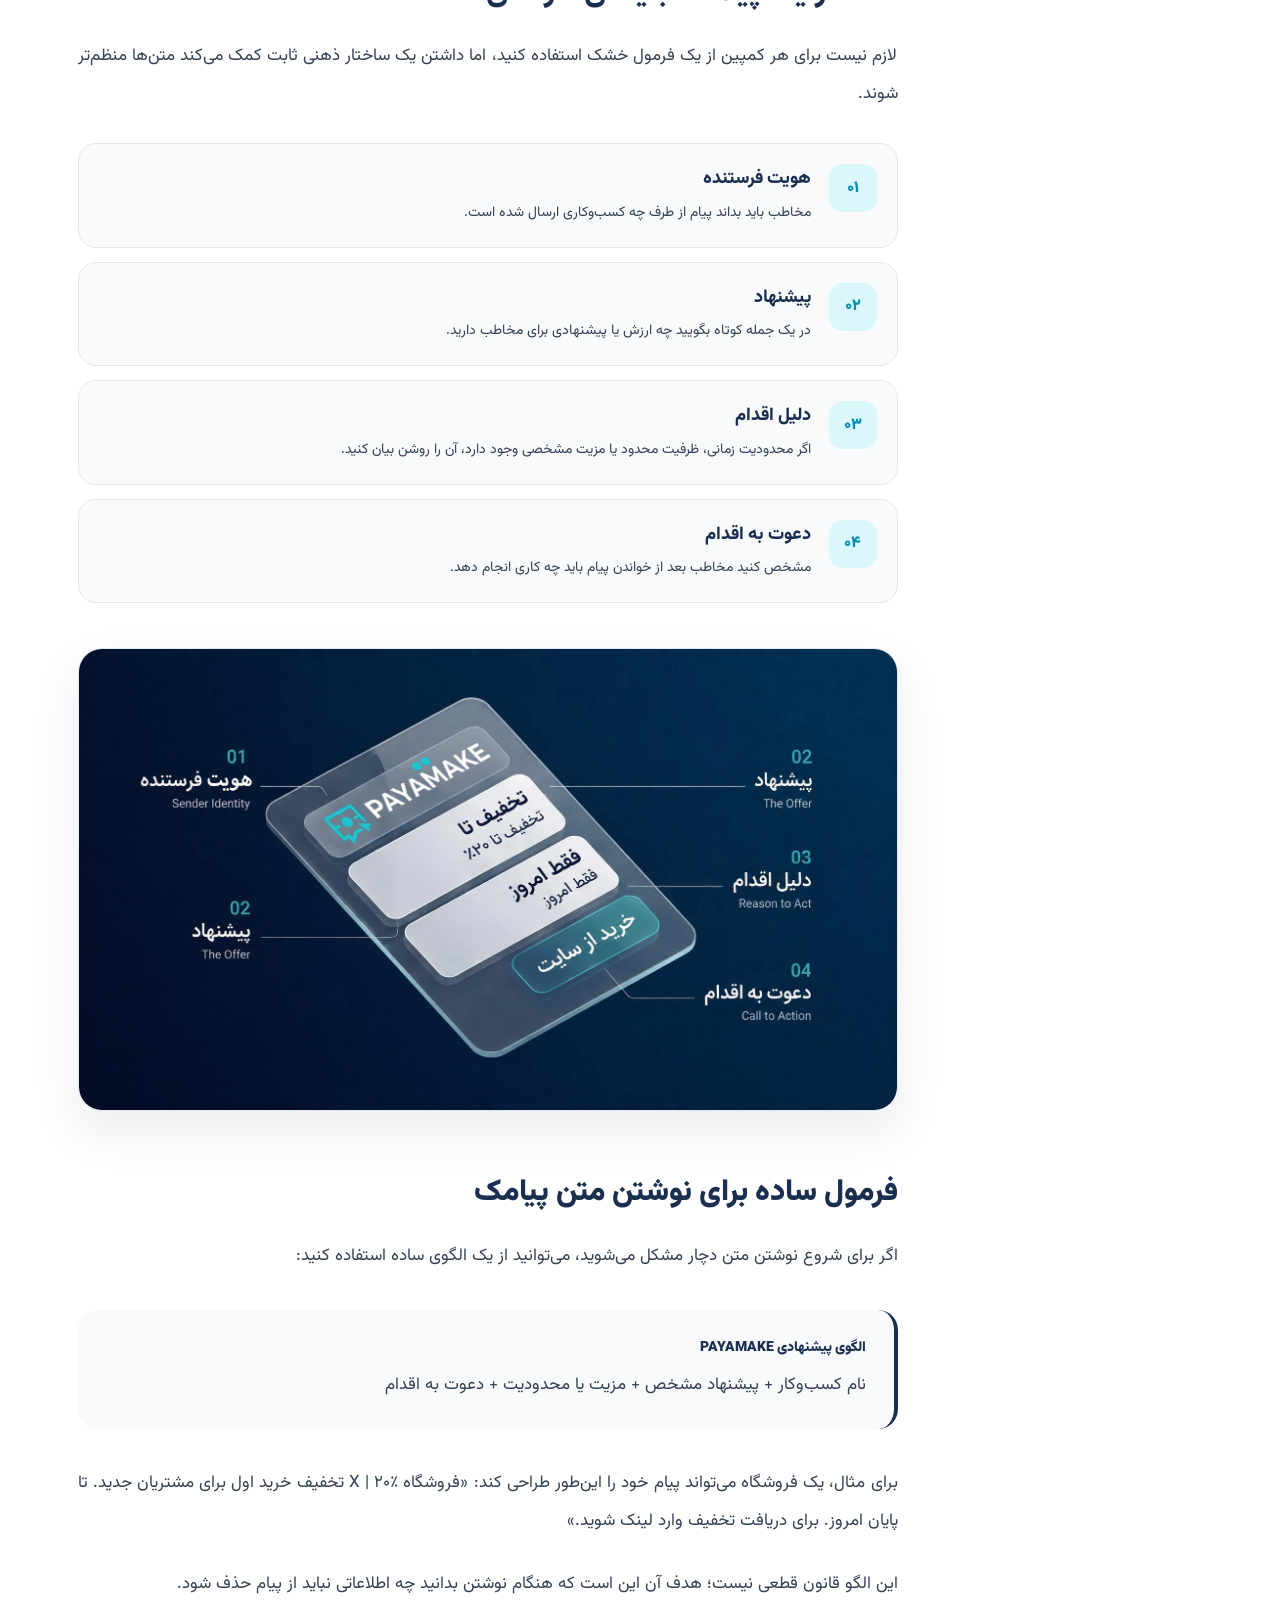
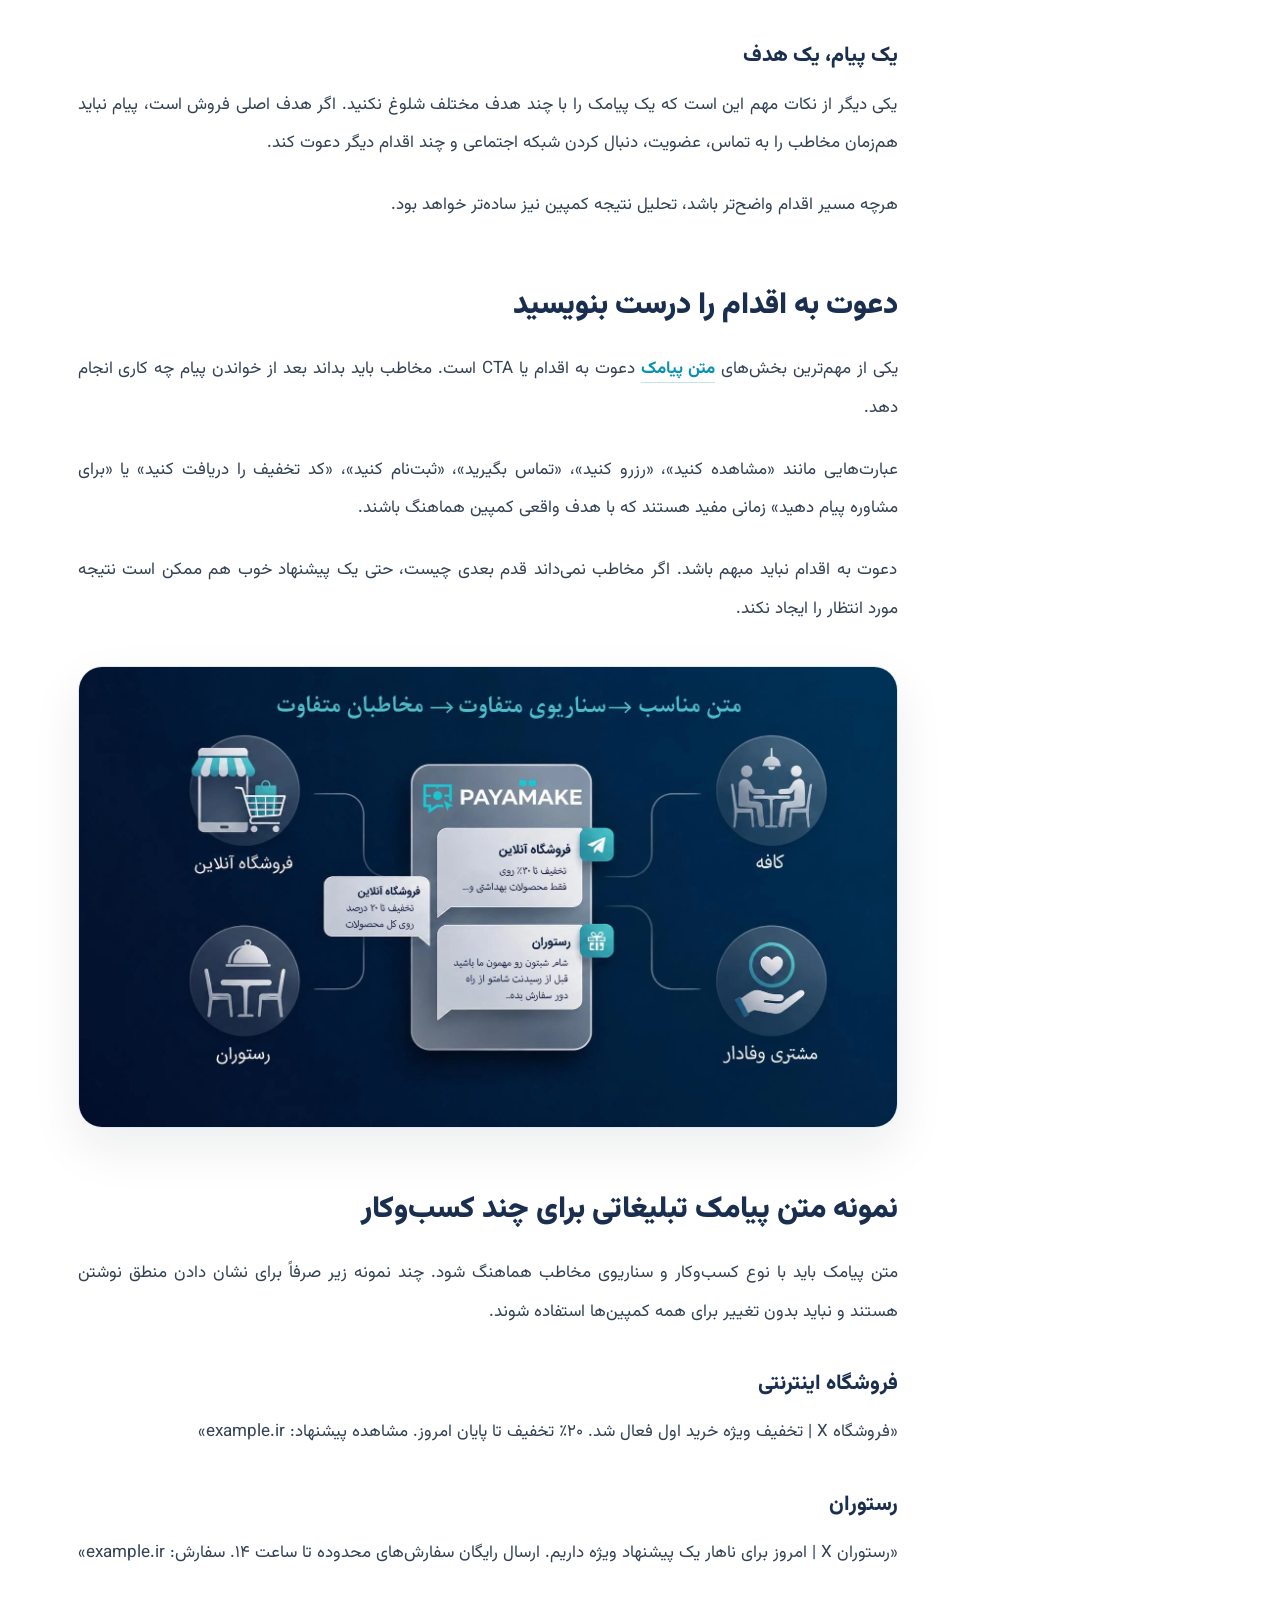
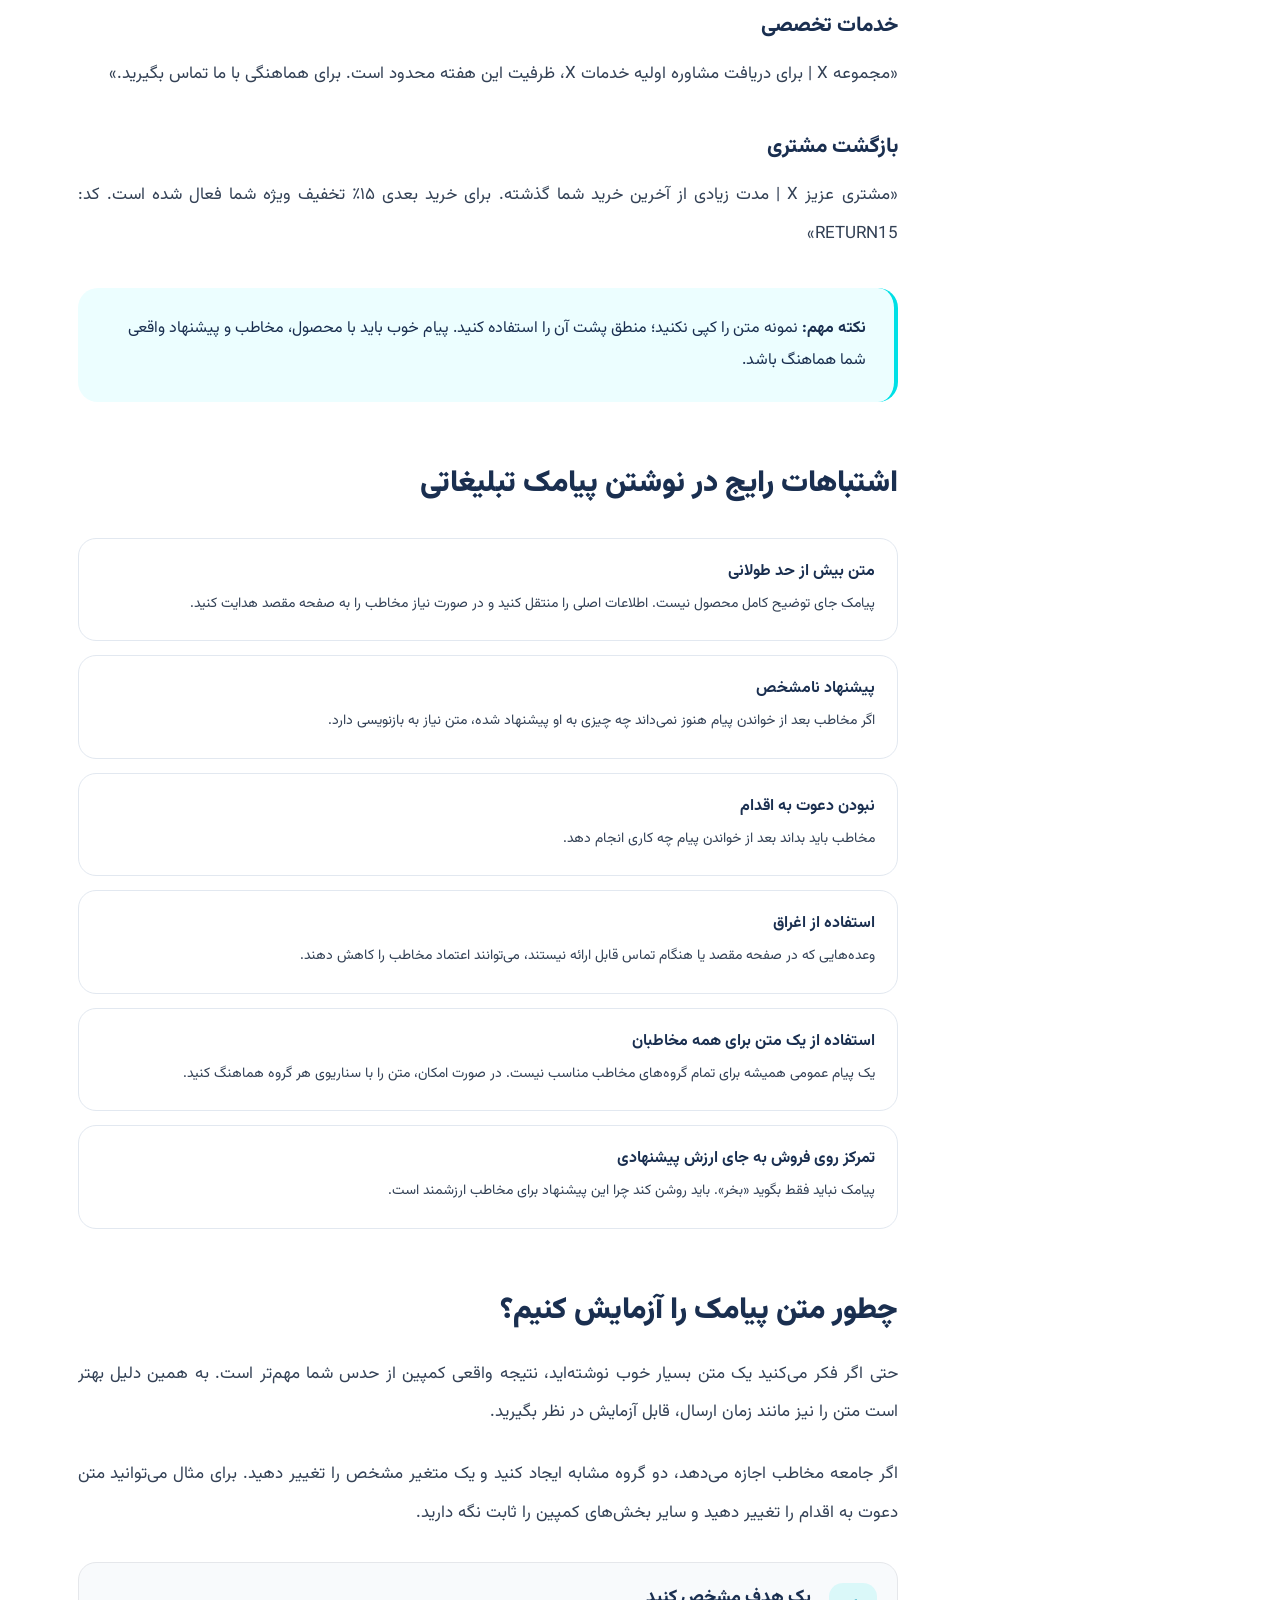
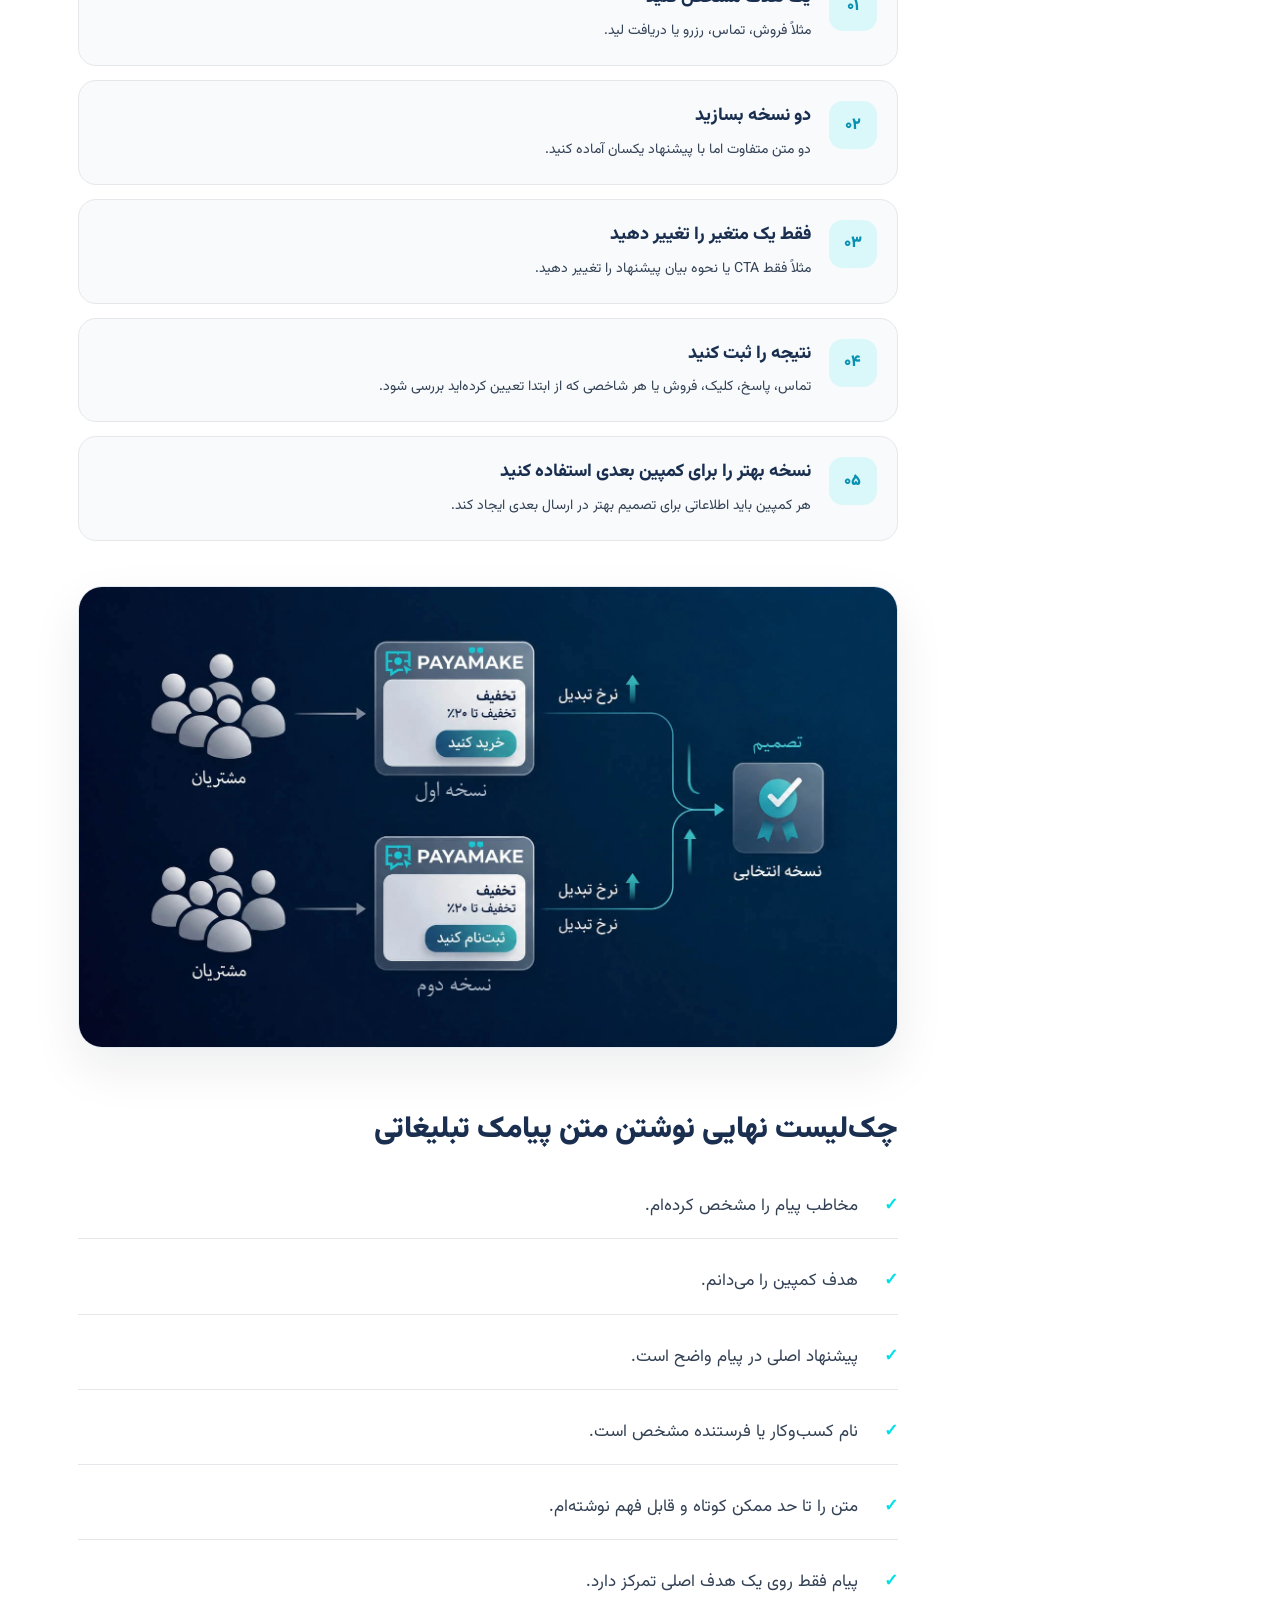
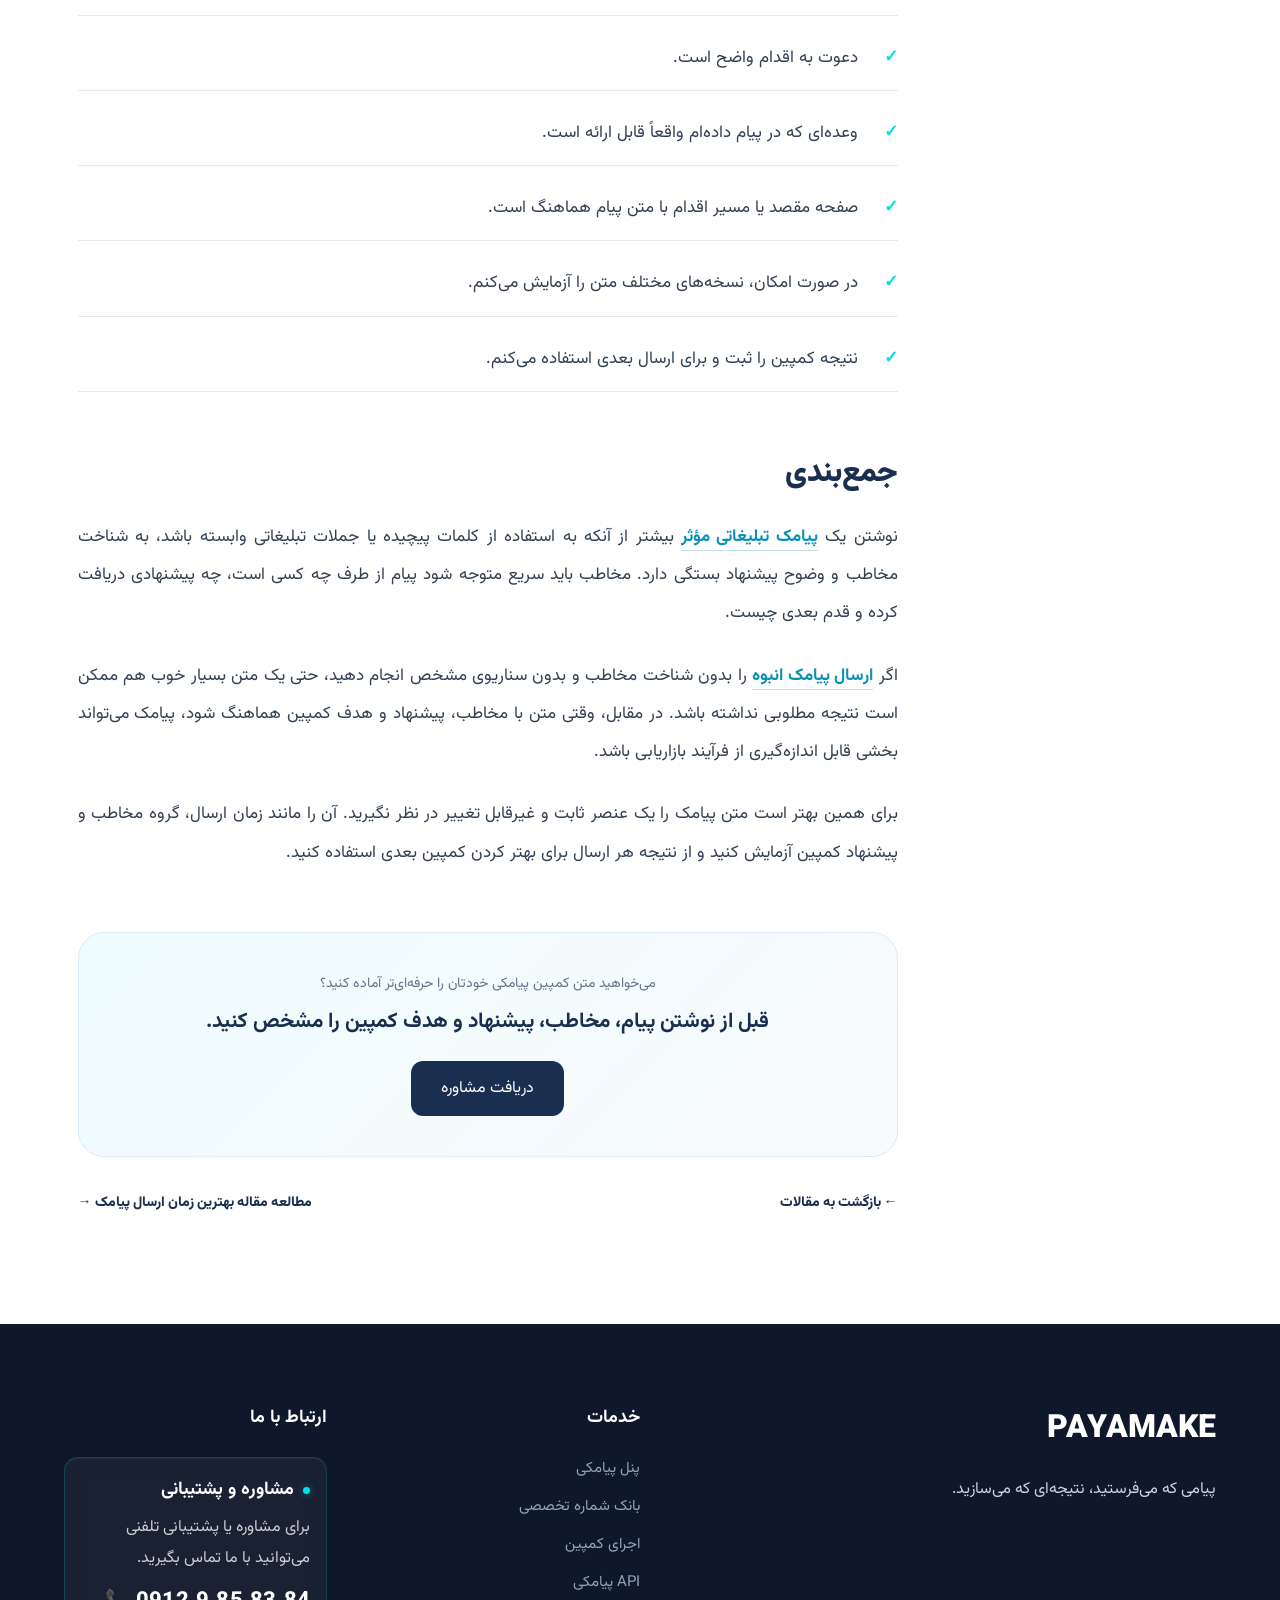
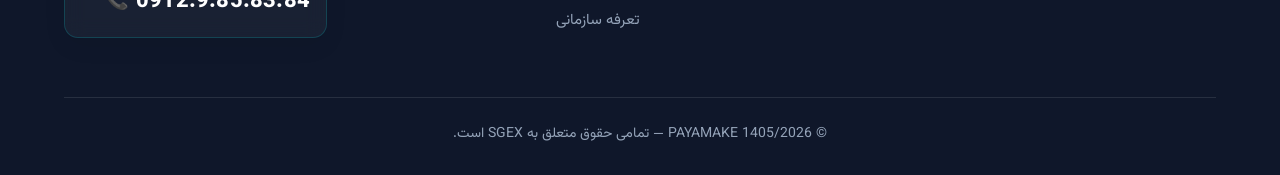
<file: blog/how-to-write-promotional-sms/index.html>
<!DOCTYPE html>
<html lang="fa" dir="rtl">

<head>
<meta charset="UTF-8">
<meta name="viewport" content="width=device-width, initial-scale=1.0">

<title>چطور متن پیامک تبلیغاتی بنویسیم؟ راهنمای نوشتن پیامک پرفروش</title>

<meta name="description" content="با اصول نوشتن پیامک تبلیغاتی حرفه‌ای آشنا شوید؛ از انتخاب پیشنهاد و متن مؤثر تا دعوت به اقدام و افزایش نرخ پاسخ.">

<link rel="canonical" href="https://payamake.ir/blog/how-to-write-promotional-sms/">

<meta property="og:type" content="article">
<meta property="og:site_name" content="PAYAMAKE">
<meta property="og:title" content="چطور متن پیامک تبلیغاتی بنویسیم؟ راهنمای نوشتن پیامک پرفروش">
<meta property="og:description" content="با اصول نوشتن پیامک تبلیغاتی حرفه‌ای آشنا شوید؛ از انتخاب پیشنهاد و متن مؤثر تا دعوت به اقدام و افزایش نرخ پاسخ.">
<meta property="og:url" content="https://payamake.ir/blog/how-to-write-promotional-sms/">
<meta property="og:locale" content="fa_IR">
<meta property="og:image" content="https://payamake.ir/assets/images/articles/how-to-write-promotional-sms/promotional-sms-copy-01.webp">

<meta name="twitter:card" content="summary_large_image">
<meta name="twitter:title" content="چطور متن پیامک تبلیغاتی بنویسیم؟ راهنمای نوشتن پیامک پرفروش">
<meta name="twitter:description" content="با اصول نوشتن پیامک تبلیغاتی حرفه‌ای آشنا شوید؛ از انتخاب پیشنهاد و متن مؤثر تا دعوت به اقدام و افزایش نرخ پاسخ.">
<meta name="twitter:image" content="https://payamake.ir/assets/images/articles/how-to-write-promotional-sms/promotional-sms-copy-01.webp">

<link rel="icon" type="image/png" href="../../assets/favicon.png">

<link rel="stylesheet" href="../../css/style.css">
<link rel="stylesheet" href="../../css/article.css">

<script type="application/ld+json">
{
  "@context": "https://schema.org",
  "@type": "BlogPosting",
  "headline": "چطور متن پیامک تبلیغاتی بنویسیم؟ راهنمای نوشتن پیامک پرفروش",
  "description": "با اصول نوشتن پیامک تبلیغاتی حرفه‌ای آشنا شوید؛ از انتخاب پیشنهاد و متن مؤثر تا دعوت به اقدام و افزایش نرخ پاسخ.",
  "image": [
    "https://payamake.ir/assets/images/articles/how-to-write-promotional-sms/promotional-sms-copy-01.webp"
  ],
  "datePublished": "2026-08-23",
  "dateModified": "2026-08-23",
  "author": {
    "@type": "Organization",
    "name": "PAYAMAKE",
    "url": "https://payamake.ir/"
  },
  "publisher": {
    "@type": "Organization",
    "name": "PAYAMAKE",
    "url": "https://payamake.ir/"
  },
  "mainEntityOfPage": {
    "@type": "WebPage",
    "@id": "https://payamake.ir/blog/how-to-write-promotional-sms/"
  },
  "inLanguage": "fa-IR"
}
</script>

<script type="application/ld+json">
{
  "@context": "https://schema.org",
  "@type": "BreadcrumbList",
  "itemListElement": [
    {
      "@type": "ListItem",
      "position": 1,
      "name": "خانه",
      "item": "https://payamake.ir/"
    },
    {
      "@type": "ListItem",
      "position": 2,
      "name": "مقالات",
      "item": "https://payamake.ir/blog/"
    },
    {
      "@type": "ListItem",
      "position": 3,
      "name": "نوشتن متن پیامک تبلیغاتی",
      "item": "https://payamake.ir/blog/how-to-write-promotional-sms/"
    }
  ]
}
</script>

</head>

<body>

<header class="header">
<div class="container">

<a href="../../index.html" class="brand">
    <img src="../../assets/images/logo/payamake-header.png" alt="PAYAMAKE">
    <span class="brand-sub">پیامک هدفمند</span>
</a>

<nav class="navigation">
    <a href="../../index.html">خانه</a>
    <a href="../../index.html#solutions">راهکارها</a>
    <a href="../../index.html#database">بانک شماره</a>
    <a href="../../index.html#features">امکانات</a>
    <a href="../../index.html#pricing">تعرفه</a>
    <a href="../index.html">مقالات</a>
    <a href="../../index.html#trust">درباره ما</a>
</nav>

<a href="#" class="header-button">مشاوره رایگان</a>

</div>
</header>


<main>

<article class="article-page">

<header class="article-hero">

<div class="container">

<div class="article-hero-inner">

<div class="article-breadcrumb">
    <a href="../../index.html">خانه</a>
    <span>/</span>
    <a href="../index.html">مقالات</a>
    <span>/</span>
    <span>تبلیغات پیامکی</span>
</div>

<span class="article-category">تبلیغات پیامکی</span>

<h1>چطور متن پیامک تبلیغاتی بنویسیم؟ راهنمای نوشتن پیامک پرفروش</h1>

<p class="article-lead">
یک پیامک تبلیغاتی خوب فقط کوتاه نیست؛ باید در چند ثانیه توجه مخاطب را جلب کند، پیشنهاد را واضح منتقل کند و مسیر اقدام را مشخص نشان دهد. در این راهنما یاد می‌گیرید چطور برای کمپین‌های مختلف، متن پیامک تبلیغاتی کوتاه، هدفمند و قابل اندازه‌گیری بنویسید.
</p>

<div class="article-meta">
    <span>نویسنده: PAYAMAKE</span>
    <span>زمان مطالعه: حدود ۱۰ دقیقه</span>
    <time datetime="2026-08-23">۱ شهریور ۱۴۰۵</time>
</div>

</div>
</div>
</header>


<div class="container article-layout">

<aside class="article-sidebar">

<div class="article-toc">

<strong>در این مقاله می‌خوانید</strong>

<a href="#what-makes-good-sms">
یک پیامک تبلیغاتی خوب چه ویژگی‌هایی دارد؟
</a>

<a href="#audience-first">
قبل از نوشتن، مخاطب را مشخص کنید
</a>

<a href="#offer">
پیشنهاد پیامک را واضح کنید
</a>

<a href="#structure">
ساختار یک پیامک تبلیغاتی حرفه‌ای
</a>

<a href="#copy-formula">
فرمول ساده برای نوشتن متن پیامک
</a>

<a href="#cta">
دعوت به اقدام را درست بنویسید
</a>

<a href="#examples">
نمونه متن پیامک تبلیغاتی
</a>

<a href="#mistakes">
اشتباهات رایج در نوشتن پیامک
</a>

<a href="#testing">
چطور متن پیامک را آزمایش کنیم؟
</a>

<a href="#checklist">
چک‌لیست نهایی نوشتن پیامک
</a>

</div>

</aside>


<div class="article-content">


<p>
وقتی صحبت از
<a class="article-inline-link" href="../../index.html"><strong>پیامک تبلیغاتی</strong></a>
می‌شود، خیلی‌ها تصور می‌کنند کافی است یک پیشنهاد تخفیف را در چند خط بنویسند و برای تعداد زیادی شماره ارسال کنند. اما تفاوت بین یک پیامک معمولی و یک پیامک بازاریابی مؤثر، فقط در کلمات نیست؛ در این است که پیام برای چه کسی، با چه پیشنهادی و با چه هدفی نوشته شده باشد.
</p>


<p>
مخاطب پیامک معمولاً فرصت زیادی برای خواندن ندارد. بنابراین متن باید سریع قابل فهم باشد و مخاطب در همان چند ثانیه اول متوجه شود این پیام از طرف چه کسب‌وکاری است، چه چیزی به او پیشنهاد می‌شود و اگر علاقه‌مند بود باید چه کاری انجام دهد.
</p>


<div class="article-highlight">

<strong>قاعده ساده:</strong>

متن پیامک تبلیغاتی را برای «همه» ننویسید. برای یک مخاطب مشخص، با یک پیشنهاد مشخص و یک اقدام مشخص بنویسید.

</div>


<h2 id="what-makes-good-sms">
یک پیامک تبلیغاتی خوب چه ویژگی‌هایی دارد؟
</h2>

<p>
یک متن خوب الزاماً طولانی یا ادبی نیست. در واقع، در تبلیغات پیامکی معمولاً وضوح از پیچیدگی مهم‌تر است. مخاطب باید بتواند پیام را سریع بخواند و بدون حدس زدن بفهمد چرا این پیام برای او ارسال شده است.
</p>

<p>
یک پیامک حرفه‌ای معمولاً چند ویژگی دارد: مخاطب آن مشخص است، پیشنهاد ارزش مشخصی دارد، نام کسب‌وکار یا فرستنده قابل تشخیص است، متن روی یک موضوع متمرکز است و در پایان مسیر اقدام مشخصی وجود دارد.
</p>


<figure class="article-image">

<img
src="../../assets/images/articles/how-to-write-promotional-sms/promotional-sms-copy-01.webp"
alt="ساختار یک متن پیامک تبلیغاتی حرفه‌ای"
loading="lazy"
decoding="async">

</figure>


<h2 id="audience-first">
قبل از نوشتن، مخاطب را مشخص کنید
</h2>

<p>
یکی از رایج‌ترین اشتباهات در
<a class="article-inline-link" href="../../index.html"><strong>نوشتن متن پیامک تبلیغاتی</strong></a>
این است که ابتدا متن نوشته شود و بعد تصمیم بگیریم این پیام برای چه کسی مناسب است. مسیر بهتر برعکس است.
</p>

<p>
ابتدا باید مشخص کنید مخاطب شما چه کسی است. مشتری قدیمی است یا مخاطب جدید؟ یک کسب‌وکار محلی است یا مخاطب سراسر کشور؟ به دنبال تخفیف است یا خدمات تخصصی؟ قرار است خرید کند، تماس بگیرد، رزرو کند یا فقط اطلاعات بیشتری دریافت کند؟
</p>

<p>
هرچه پاسخ این سؤال‌ها دقیق‌تر باشد، نوشتن پیام هم ساده‌تر می‌شود. وقتی بدانید برای چه کسی حرف می‌زنید، لازم نیست در یک پیام کوتاه همه چیز را توضیح دهید.
</p>

<p>
این موضوع با
<a class="article-inline-link" href="../sms-marketing-guide/index.html">
بازاریابی پیامکی هدفمند
</a>
ارتباط مستقیم دارد. هدفمند بودن فقط به انتخاب بانک شماره محدود نمی‌شود؛ متن هم باید با همان مخاطب هماهنگ باشد.
</p>


<h2 id="offer">
پیشنهاد پیامک را واضح کنید
</h2>

<p>
مخاطب باید خیلی سریع بفهمد چه چیزی دریافت می‌کند. اگر پیشنهاد اصلی در میان چند جمله تبلیغاتی گم شود، احتمال دارد پیام بدون اقدام خاصی کنار گذاشته شود.
</p>

<p>
پیشنهاد می‌تواند تخفیف، قیمت ویژه، امکان مشاوره، رزرو سریع، محصول جدید، خدمت جدید، ارسال رایگان یا یک مزیت مشخص دیگر باشد. مهم این است که ارزش پیشنهادی قابل فهم باشد.
</p>


<h3>بد به جای خوب</h3>

<p>
عبارت‌هایی مثل «یک فرصت فوق‌العاده برای شما داریم» به‌تنهایی اطلاعات زیادی به مخاطب نمی‌دهند. مخاطب باید بداند فرصت دقیقاً چیست.
</p>


<h3>بهتر</h3>

<p>
«۲۰٪ تخفیف خرید اول فروشگاه X تا پایان امروز» از نظر ارتباطی روشن‌تر است، چون پیشنهاد، میزان تخفیف و محدودیت زمانی را مشخص می‌کند.
</p>


<h2 id="structure">
ساختار یک پیامک تبلیغاتی حرفه‌ای
</h2>

<p>
لازم نیست برای هر کمپین از یک فرمول خشک استفاده کنید، اما داشتن یک ساختار ذهنی ثابت کمک می‌کند متن‌ها منظم‌تر شوند.
</p>


<div class="article-steps">

<div class="article-step">
<span>۰۱</span>
<div>
<h3>هویت فرستنده</h3>
<p>مخاطب باید بداند پیام از طرف چه کسب‌وکاری ارسال شده است.</p>
</div>
</div>

<div class="article-step">
<span>۰۲</span>
<div>
<h3>پیشنهاد</h3>
<p>در یک جمله کوتاه بگویید چه ارزش یا پیشنهادی برای مخاطب دارید.</p>
</div>
</div>

<div class="article-step">
<span>۰۳</span>
<div>
<h3>دلیل اقدام</h3>
<p>اگر محدودیت زمانی، ظرفیت محدود یا مزیت مشخصی وجود دارد، آن را روشن بیان کنید.</p>
</div>
</div>

<div class="article-step">
<span>۰۴</span>
<div>
<h3>دعوت به اقدام</h3>
<p>مشخص کنید مخاطب بعد از خواندن پیام باید چه کاری انجام دهد.</p>
</div>
</div>

</div>


<figure class="article-image">

<img
src="../../assets/images/articles/how-to-write-promotional-sms/promotional-sms-copy-02.webp"
alt="ساختار و اجزای پیامک تبلیغاتی"
loading="lazy"
decoding="async">

</figure>


<h2 id="copy-formula">
فرمول ساده برای نوشتن متن پیامک
</h2>

<p>
اگر برای شروع نوشتن متن دچار مشکل می‌شوید، می‌توانید از یک الگوی ساده استفاده کنید:
</p>


<div class="article-note">

<span class="article-note-title">
الگوی پیشنهادی PAYAMAKE
</span>

<p>
نام کسب‌وکار + پیشنهاد مشخص + مزیت یا محدودیت + دعوت به اقدام
</p>

</div>


<p>
برای مثال، یک فروشگاه می‌تواند پیام خود را این‌طور طراحی کند: «فروشگاه X | ۲۰٪ تخفیف خرید اول برای مشتریان جدید. تا پایان امروز. برای دریافت تخفیف وارد لینک شوید.»
</p>

<p>
این الگو قانون قطعی نیست؛ هدف آن این است که هنگام نوشتن بدانید چه اطلاعاتی نباید از پیام حذف شود.
</p>


<h3>یک پیام، یک هدف</h3>

<p>
یکی دیگر از نکات مهم این است که یک پیامک را با چند هدف مختلف شلوغ نکنید. اگر هدف اصلی فروش است، پیام نباید هم‌زمان مخاطب را به تماس، عضویت، دنبال کردن شبکه اجتماعی و چند اقدام دیگر دعوت کند.
</p>

<p>
هرچه مسیر اقدام واضح‌تر باشد، تحلیل نتیجه کمپین نیز ساده‌تر خواهد بود.
</p>


<h2 id="cta">
دعوت به اقدام را درست بنویسید
</h2>

<p>
یکی از مهم‌ترین بخش‌های
<a class="article-inline-link" href="../../index.html"><strong>متن پیامک</strong></a>
دعوت به اقدام یا CTA است. مخاطب باید بداند بعد از خواندن پیام چه کاری انجام دهد.
</p>

<p>
عبارت‌هایی مانند «مشاهده کنید»، «رزرو کنید»، «تماس بگیرید»، «ثبت‌نام کنید»، «کد تخفیف را دریافت کنید» یا «برای مشاوره پیام دهید» زمانی مفید هستند که با هدف واقعی کمپین هماهنگ باشند.
</p>

<p>
دعوت به اقدام نباید مبهم باشد. اگر مخاطب نمی‌داند قدم بعدی چیست، حتی یک پیشنهاد خوب هم ممکن است نتیجه مورد انتظار را ایجاد نکند.
</p>


<figure class="article-image">

<img
src="../../assets/images/articles/how-to-write-promotional-sms/promotional-sms-copy-03.webp"
alt="دعوت به اقدام در متن پیامک تبلیغاتی"
loading="lazy"
decoding="async">

</figure>


<h2 id="examples">
نمونه متن پیامک تبلیغاتی برای چند کسب‌وکار
</h2>

<p>
متن پیامک باید با نوع کسب‌وکار و سناریوی مخاطب هماهنگ شود. چند نمونه زیر صرفاً برای نشان دادن منطق نوشتن هستند و نباید بدون تغییر برای همه کمپین‌ها استفاده شوند.
</p>


<h3>فروشگاه اینترنتی</h3>

<p>
«فروشگاه X | تخفیف ویژه خرید اول فعال شد. ۲۰٪ تخفیف تا پایان امروز. مشاهده پیشنهاد: example.ir»
</p>


<h3>رستوران</h3>

<p>
«رستوران X | امروز برای ناهار یک پیشنهاد ویژه داریم. ارسال رایگان سفارش‌های محدوده تا ساعت ۱۴. سفارش: example.ir»
</p>


<h3>خدمات تخصصی</h3>

<p>
«مجموعه X | برای دریافت مشاوره اولیه خدمات X، ظرفیت این هفته محدود است. برای هماهنگی با ما تماس بگیرید.»
</p>


<h3>بازگشت مشتری</h3>

<p>
«مشتری عزیز X | مدت زیادی از آخرین خرید شما گذشته. برای خرید بعدی ۱۵٪ تخفیف ویژه شما فعال شده است. کد: RETURN15»
</p>


<div class="article-highlight">

<strong>نکته مهم:</strong>

نمونه متن را کپی نکنید؛ منطق پشت آن را استفاده کنید. پیام خوب باید با محصول، مخاطب و پیشنهاد واقعی شما هماهنگ باشد.

</div>


<h2 id="mistakes">
اشتباهات رایج در نوشتن پیامک تبلیغاتی
</h2>


<div class="article-warning-list">

<div>
<strong>متن بیش از حد طولانی</strong>
<p>
پیامک جای توضیح کامل محصول نیست. اطلاعات اصلی را منتقل کنید و در صورت نیاز مخاطب را به صفحه مقصد هدایت کنید.
</p>
</div>

<div>
<strong>پیشنهاد نامشخص</strong>
<p>
اگر مخاطب بعد از خواندن پیام هنوز نمی‌داند چه چیزی به او پیشنهاد شده، متن نیاز به بازنویسی دارد.
</p>
</div>

<div>
<strong>نبودن دعوت به اقدام</strong>
<p>
مخاطب باید بداند بعد از خواندن پیام چه کاری انجام دهد.
</p>
</div>

<div>
<strong>استفاده از اغراق</strong>
<p>
وعده‌هایی که در صفحه مقصد یا هنگام تماس قابل ارائه نیستند، می‌توانند اعتماد مخاطب را کاهش دهند.
</p>
</div>

<div>
<strong>استفاده از یک متن برای همه مخاطبان</strong>
<p>
یک پیام عمومی همیشه برای تمام گروه‌های مخاطب مناسب نیست. در صورت امکان، متن را با سناریوی هر گروه هماهنگ کنید.
</p>
</div>

<div>
<strong>تمرکز روی فروش به جای ارزش پیشنهادی</strong>
<p>
پیامک نباید فقط بگوید «بخر». باید روشن کند چرا این پیشنهاد برای مخاطب ارزشمند است.
</p>
</div>

</div>


<h2 id="testing">
چطور متن پیامک را آزمایش کنیم؟
</h2>

<p>
حتی اگر فکر می‌کنید یک متن بسیار خوب نوشته‌اید، نتیجه واقعی کمپین از حدس شما مهم‌تر است. به همین دلیل بهتر است متن را نیز مانند زمان ارسال، قابل آزمایش در نظر بگیرید.
</p>

<p>
اگر جامعه مخاطب اجازه می‌دهد، دو گروه مشابه ایجاد کنید و یک متغیر مشخص را تغییر دهید. برای مثال می‌توانید متن دعوت به اقدام را تغییر دهید و سایر بخش‌های کمپین را ثابت نگه دارید.
</p>


<div class="article-steps">

<div class="article-step">
<span>۰۱</span>
<div>
<h3>یک هدف مشخص کنید</h3>
<p>مثلاً فروش، تماس، رزرو یا دریافت لید.</p>
</div>
</div>

<div class="article-step">
<span>۰۲</span>
<div>
<h3>دو نسخه بسازید</h3>
<p>دو متن متفاوت اما با پیشنهاد یکسان آماده کنید.</p>
</div>
</div>

<div class="article-step">
<span>۰۳</span>
<div>
<h3>فقط یک متغیر را تغییر دهید</h3>
<p>مثلاً فقط CTA یا نحوه بیان پیشنهاد را تغییر دهید.</p>
</div>
</div>

<div class="article-step">
<span>۰۴</span>
<div>
<h3>نتیجه را ثبت کنید</h3>
<p>تماس، پاسخ، کلیک، فروش یا هر شاخصی که از ابتدا تعیین کرده‌اید بررسی شود.</p>
</div>
</div>

<div class="article-step">
<span>۰۵</span>
<div>
<h3>نسخه بهتر را برای کمپین بعدی استفاده کنید</h3>
<p>هر کمپین باید اطلاعاتی برای تصمیم بهتر در ارسال بعدی ایجاد کند.</p>
</div>
</div>

</div>


<figure class="article-image">

<img
src="../../assets/images/articles/how-to-write-promotional-sms/promotional-sms-copy-04.webp"
alt="آزمایش و بهینه‌سازی متن پیامک تبلیغاتی"
loading="lazy"
decoding="async">

</figure>


<h2 id="checklist">
چک‌لیست نهایی نوشتن متن پیامک تبلیغاتی
</h2>

<ul class="article-checklist">

<li>مخاطب پیام را مشخص کرده‌ام.</li>
<li>هدف کمپین را می‌دانم.</li>
<li>پیشنهاد اصلی در پیام واضح است.</li>
<li>نام کسب‌وکار یا فرستنده مشخص است.</li>
<li>متن را تا حد ممکن کوتاه و قابل فهم نوشته‌ام.</li>
<li>پیام فقط روی یک هدف اصلی تمرکز دارد.</li>
<li>دعوت به اقدام واضح است.</li>
<li>وعده‌ای که در پیام داده‌ام واقعاً قابل ارائه است.</li>
<li>صفحه مقصد یا مسیر اقدام با متن پیام هماهنگ است.</li>
<li>در صورت امکان، نسخه‌های مختلف متن را آزمایش می‌کنم.</li>
<li>نتیجه کمپین را ثبت و برای ارسال بعدی استفاده می‌کنم.</li>

</ul>


<h2>جمع‌بندی</h2>

<p>
نوشتن یک
<a class="article-inline-link" href="../../index.html"><strong>پیامک تبلیغاتی مؤثر</strong></a>
بیشتر از آنکه به استفاده از کلمات پیچیده یا جملات تبلیغاتی وابسته باشد، به شناخت مخاطب و وضوح پیشنهاد بستگی دارد. مخاطب باید سریع متوجه شود پیام از طرف چه کسی است، چه پیشنهادی دریافت کرده و قدم بعدی چیست.
</p>

<p>
اگر
<a class="article-inline-link" href="../../index.html"><strong>ارسال پیامک انبوه</strong></a>
را بدون شناخت مخاطب و بدون سناریوی مشخص انجام دهید، حتی یک متن بسیار خوب هم ممکن است نتیجه مطلوبی نداشته باشد. در مقابل، وقتی متن با مخاطب، پیشنهاد و هدف کمپین هماهنگ شود، پیامک می‌تواند بخشی قابل اندازه‌گیری از فرآیند بازاریابی باشد.
</p>

<p>
برای همین بهتر است متن پیامک را یک عنصر ثابت و غیرقابل تغییر در نظر نگیرید. آن را مانند زمان ارسال، گروه مخاطب و پیشنهاد کمپین آزمایش کنید و از نتیجه هر ارسال برای بهتر کردن کمپین بعدی استفاده کنید.
</p>


<div class="article-cta">

<span>
می‌خواهید متن کمپین پیامکی خودتان را حرفه‌ای‌تر آماده کنید؟
</span>

<strong>
قبل از نوشتن پیام، مخاطب، پیشنهاد و هدف کمپین را مشخص کنید.
</strong>

<a href="#" class="primary-button">
دریافت مشاوره
</a>

</div>


<div class="article-footer-links">

<a href="../index.html">
← بازگشت به مقالات
</a>

<a href="../best-time-to-send-promotional-sms/index.html">
مطالعه مقاله بهترین زمان ارسال پیامک →
</a>

</div>

</div>
</div>

</article>

</main>


<footer class="footer">

<div class="container">

<div class="footer-grid">

<div class="footer-brand">

<h3>PAYAMAKE</h3>

<p>
پیامی که می‌فرستید،<br>
نتیجه‌ای که می‌سازید.
</p>

</div>


<div class="footer-links">

<h4>خدمات</h4>

<ul>
<li>پنل پیامکی</li>
<li>بانک شماره تخصصی</li>
<li>اجرای کمپین</li>
<li>API پیامکی</li>
<li>تعرفه سازمانی</li>
</ul>

</div>


<div class="footer-links">

<h4>ارتباط با ما</h4>

<ul>
<li>تماس با PAYAMAKE</li>
<li>مشاوره و انتخاب سرویس</li>
<li>پشتیبانی</li>
</ul>

</div>

</div>


<div class="footer-bottom">
© PAYAMAKE - تمامی حقوق محفوظ است.
</div>

</div>

</footer>


<!-- CONTACT MODAL -->

<div id="contactModal" class="contact-modal" aria-hidden="true">

<div class="contact-modal-overlay"></div>

<div
class="contact-modal-box"
role="dialog"
aria-modal="true"
aria-labelledby="contactModalTitle"
>

<button
type="button"
id="contactModalClose"
class="contact-modal-close"
aria-label="بستن"
>
×
</button>


<div class="contact-modal-header">

<span>مشاوره با PAYAMAKE</span>

<h2 id="contactModalTitle">
برای شروع از همین‌جا اقدام کنید
</h2>

<p>
اطلاعات تماس خود را وارد کنید تا کارشناسان PAYAMAKE با شما تماس بگیرند.
</p>

</div>


<form id="contactForm" class="contact-form">

<div class="contact-form-group">

<label
for="contactName"
title="حداکثر ۲۵ کاراکتر"
>
نام
</label>

<input
type="text"
id="contactName"
name="name"
placeholder="نام شما"
autocomplete="name"
maxlength="25"
required
>

</div>


<div class="contact-form-group">

<label for="contactPhone">
شماره تماس
</label>

<input
type="tel"
id="contactPhone"
name="phone"
placeholder="مثلاً 09121234567"
autocomplete="tel"
required
>

</div>


<div
class="contact-form-group"
id="contactMessageGroup"
>

<label
for="contactMessage"
title="حداکثر ۲۵ کاراکتر"
>
توضیحات
</label>

<textarea
id="contactMessage"
name="message"
placeholder="توضیحات شما..."
maxlength="25"
title="حداکثر ۲۵ کاراکتر"
></textarea>

</div>


<button
type="submit"
class="primary-button"
>
درخواست مشاوره
</button>


<p
id="contactFormMessage"
class="contact-form-message"
aria-live="polite"
></p>

</form>

</div>

</div>


<script src="../../js/main.js"></script>

</body>
</html>
</file>
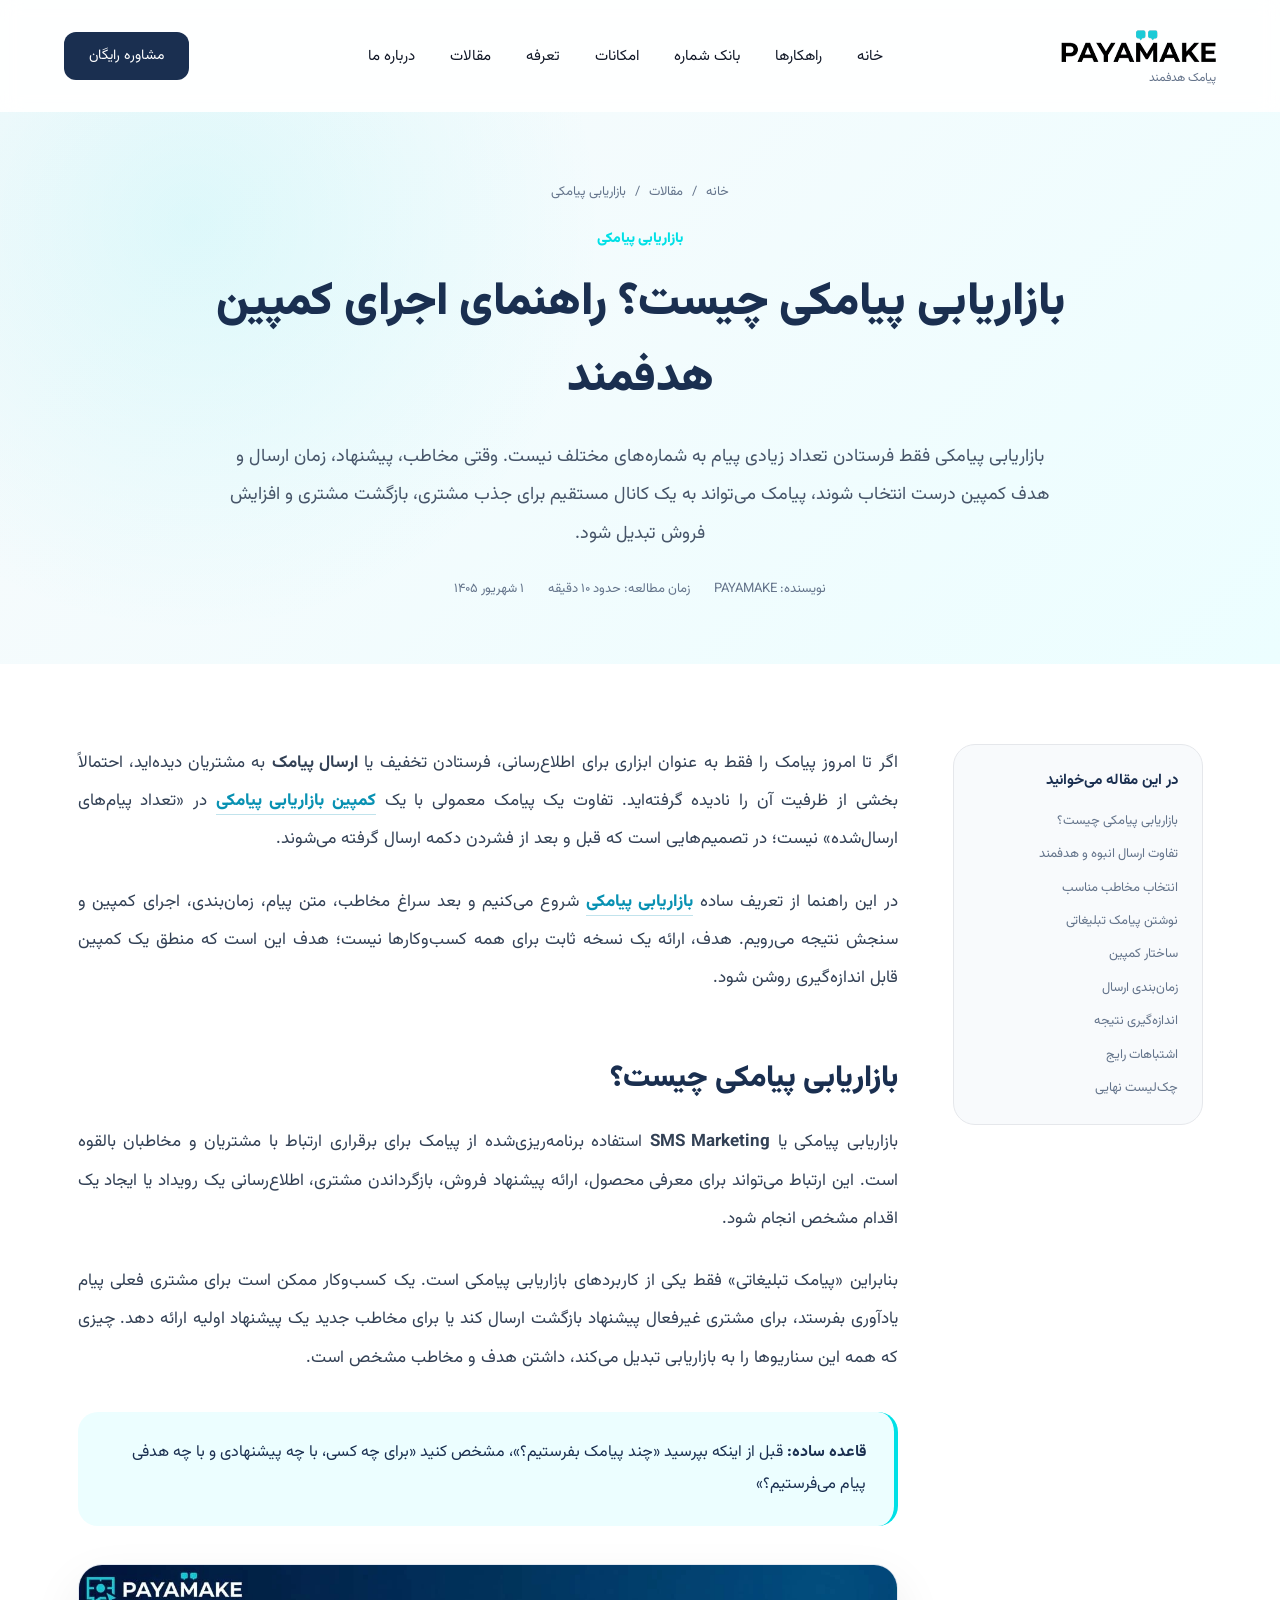
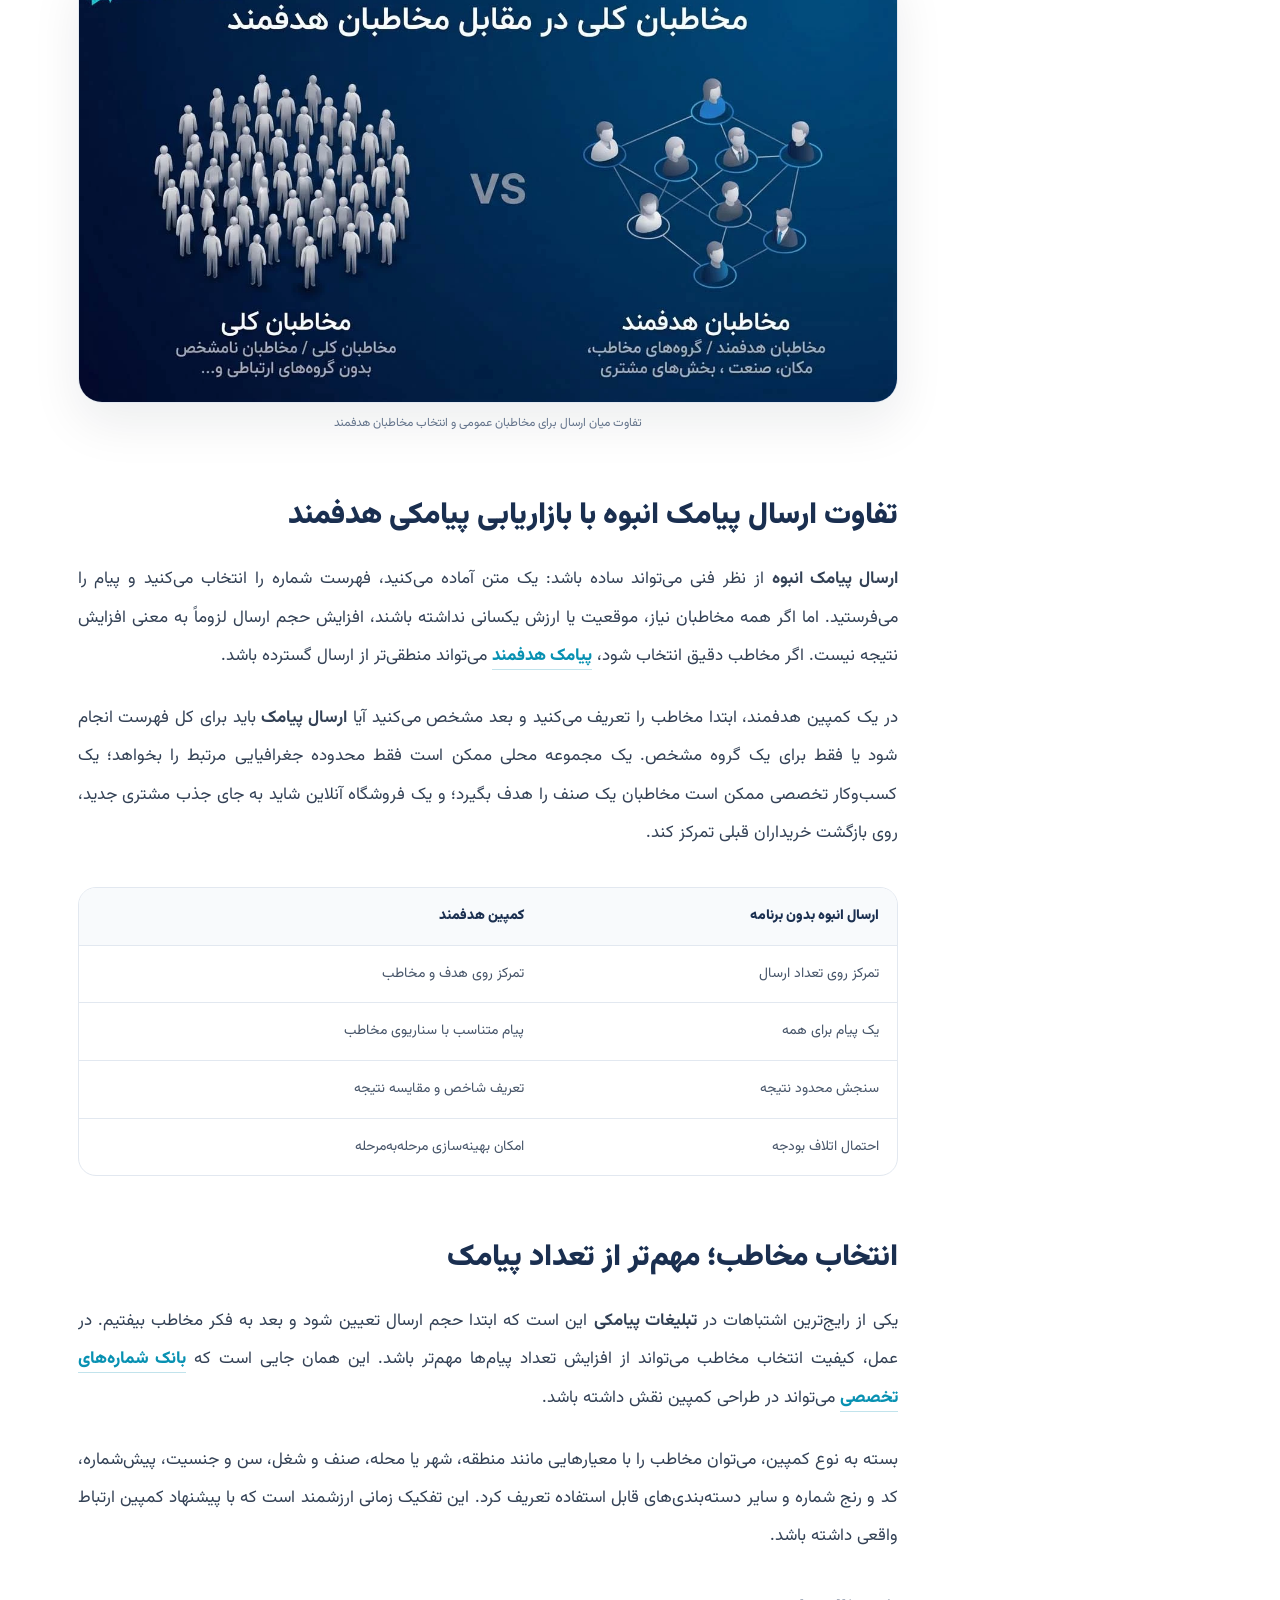
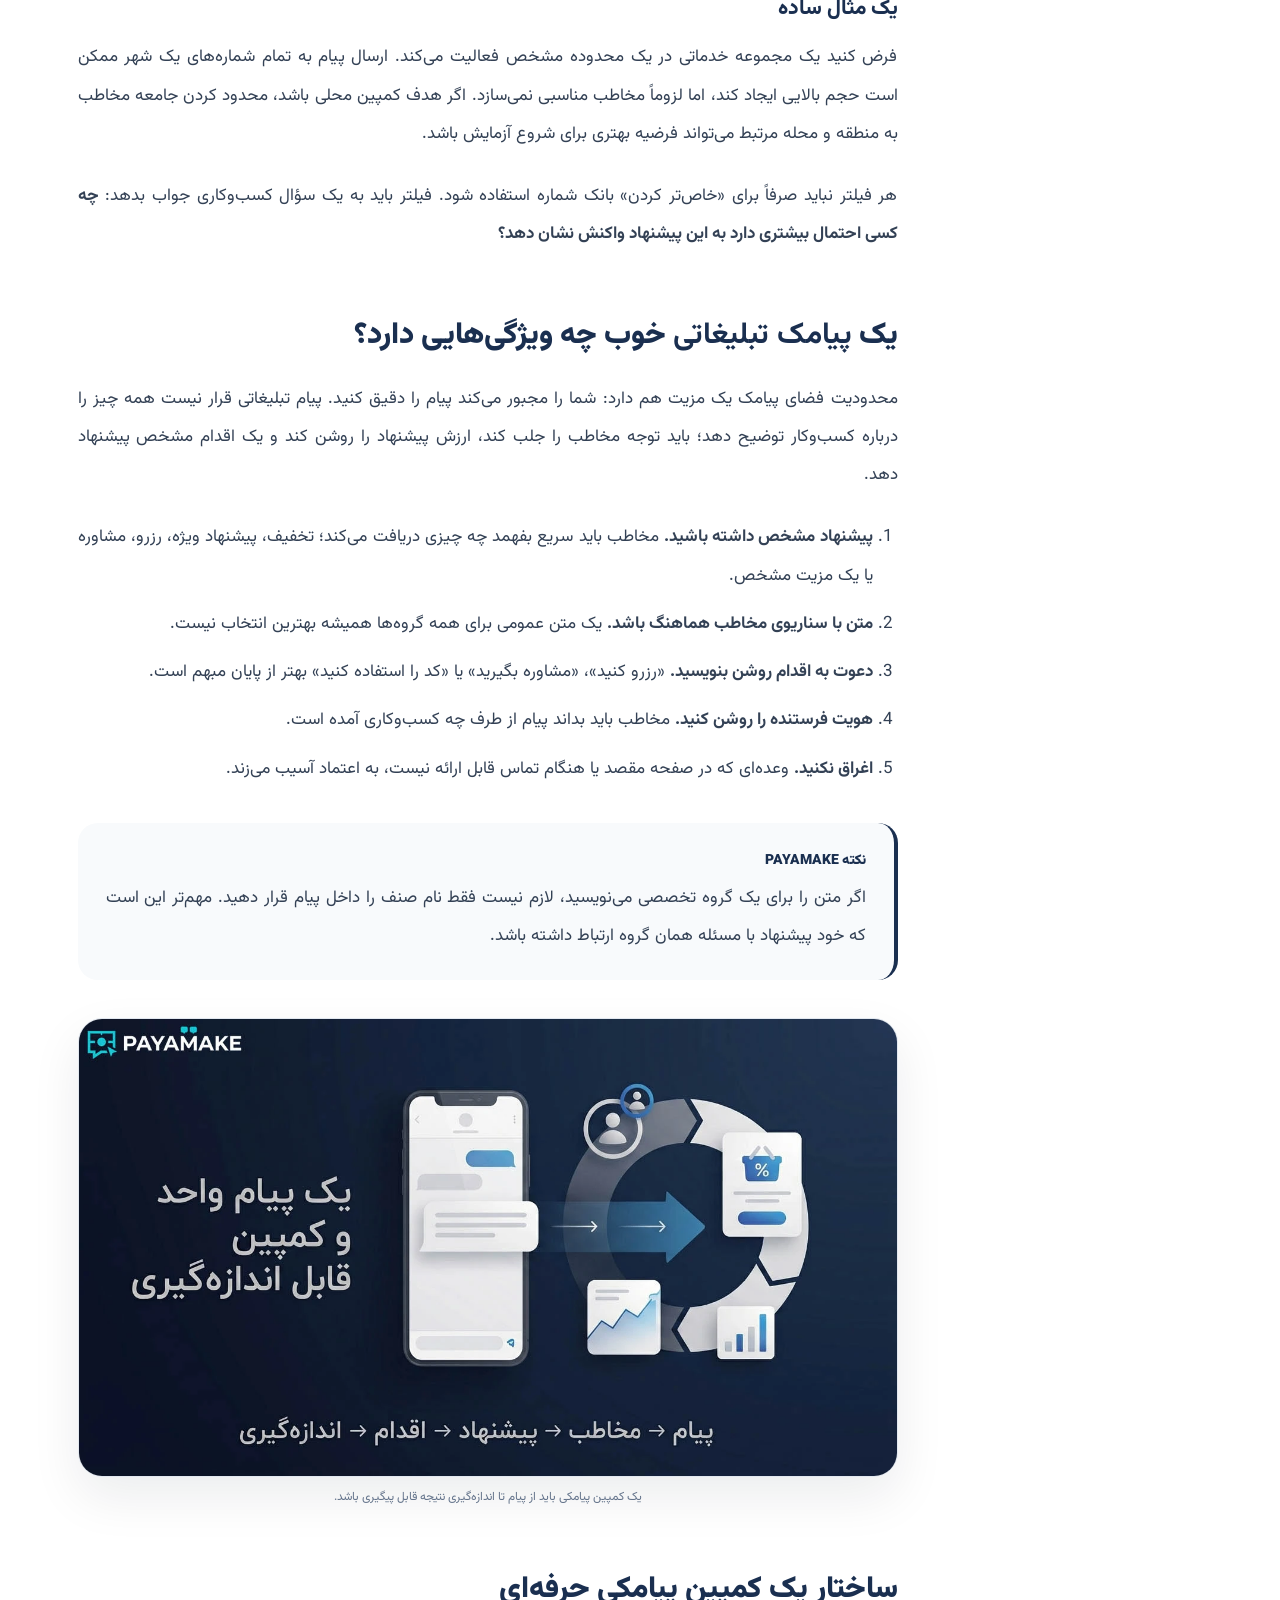
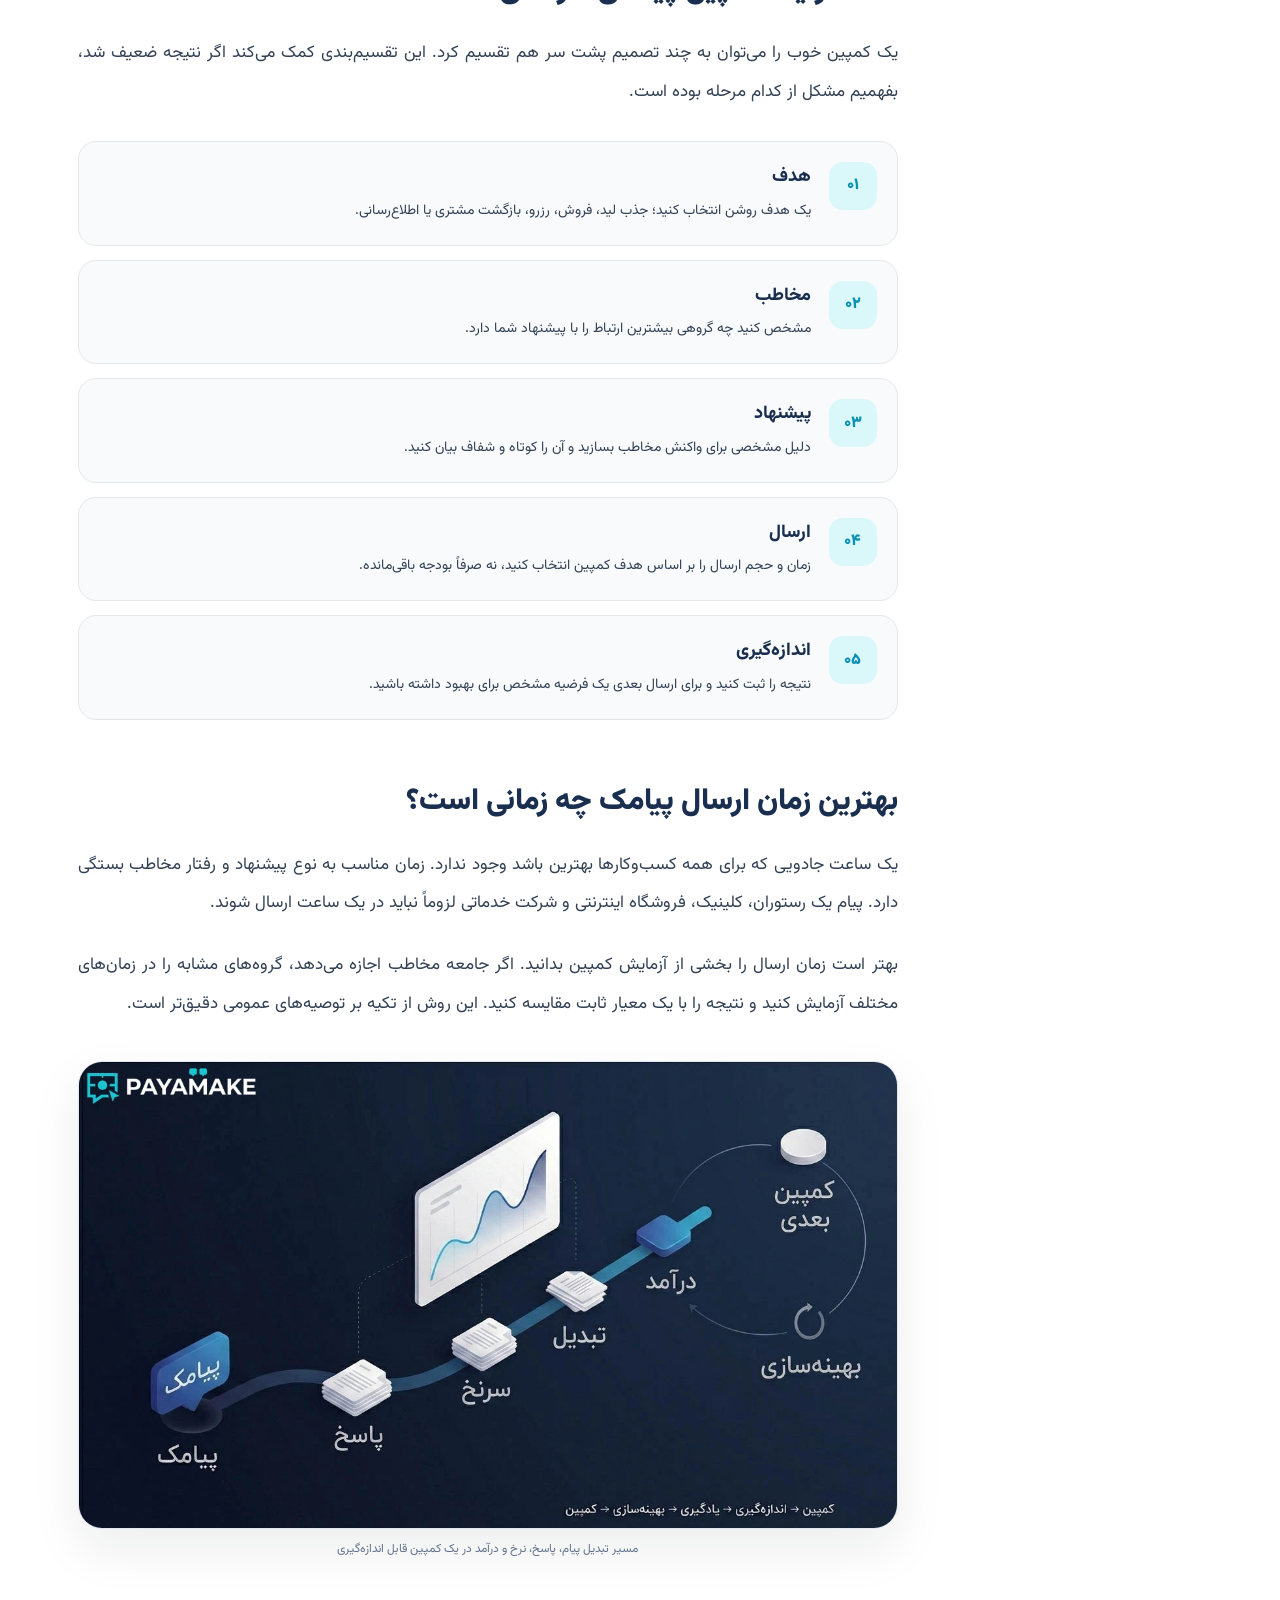
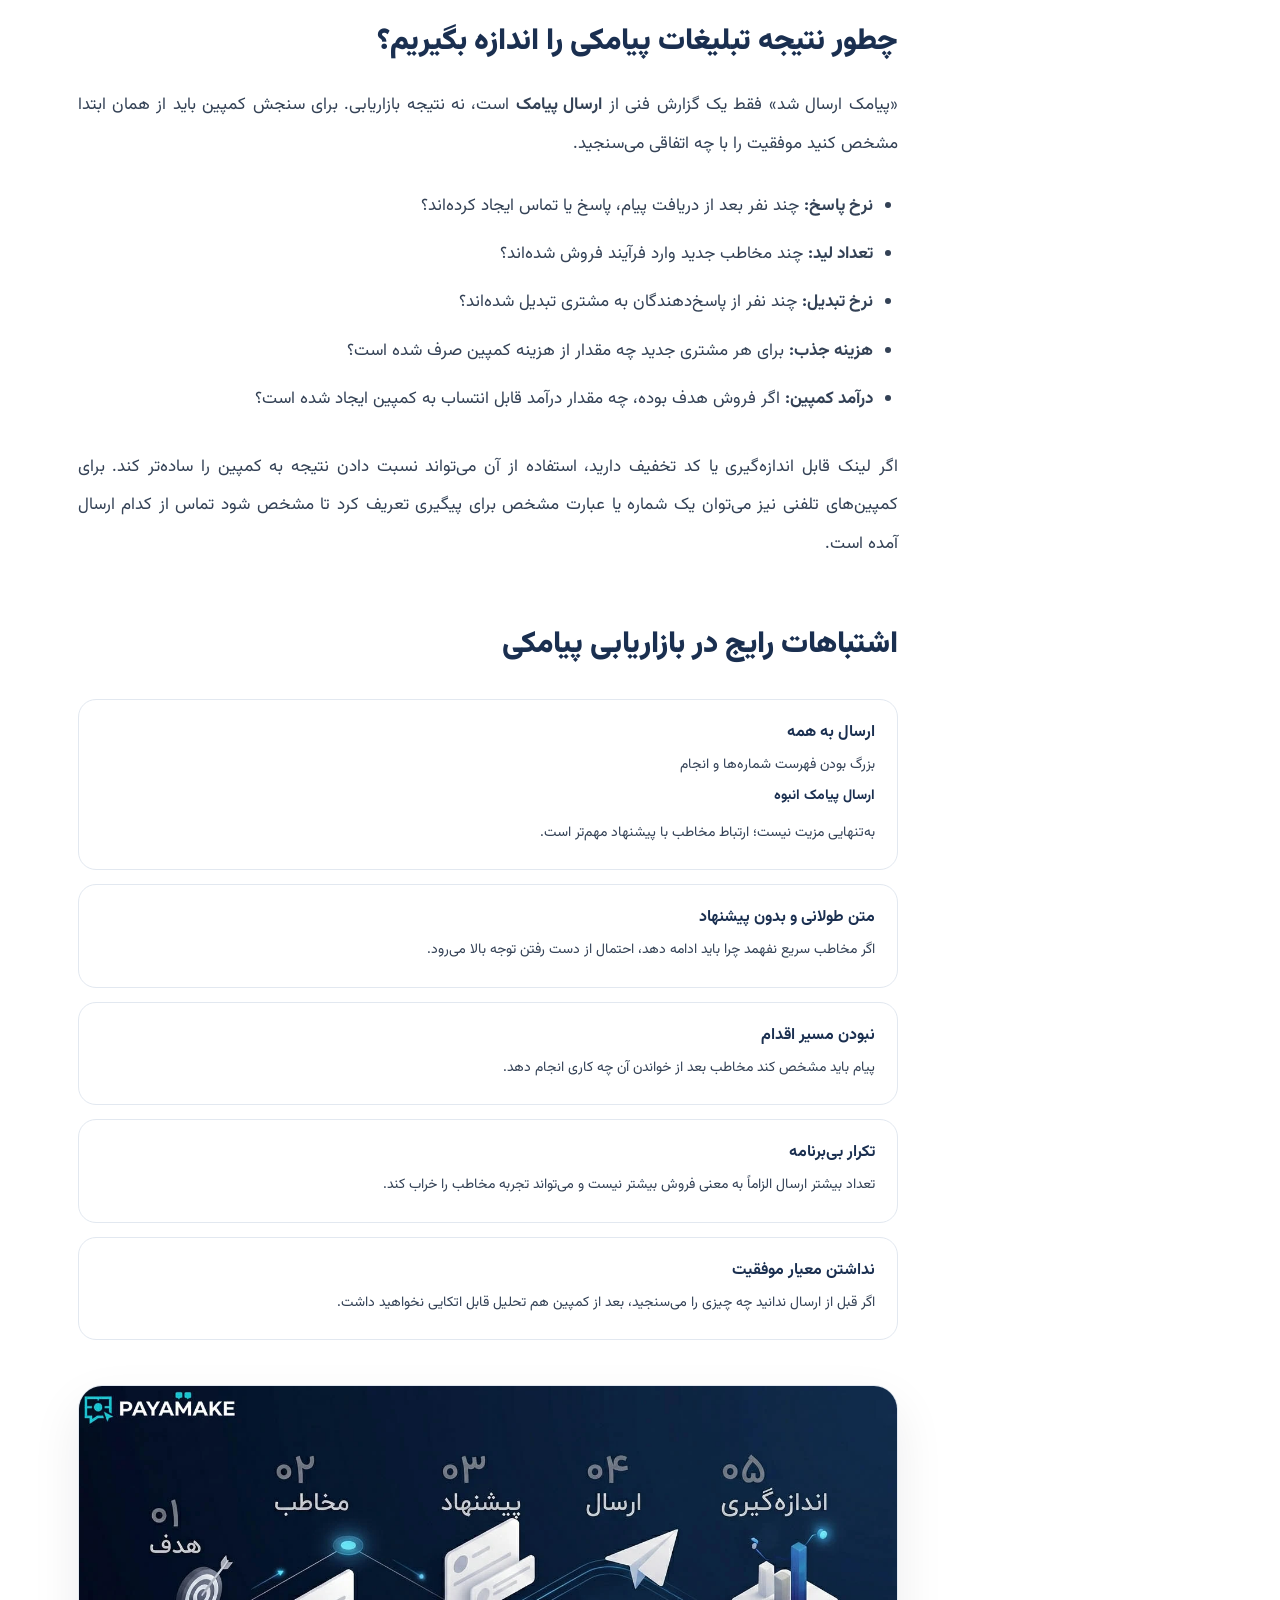
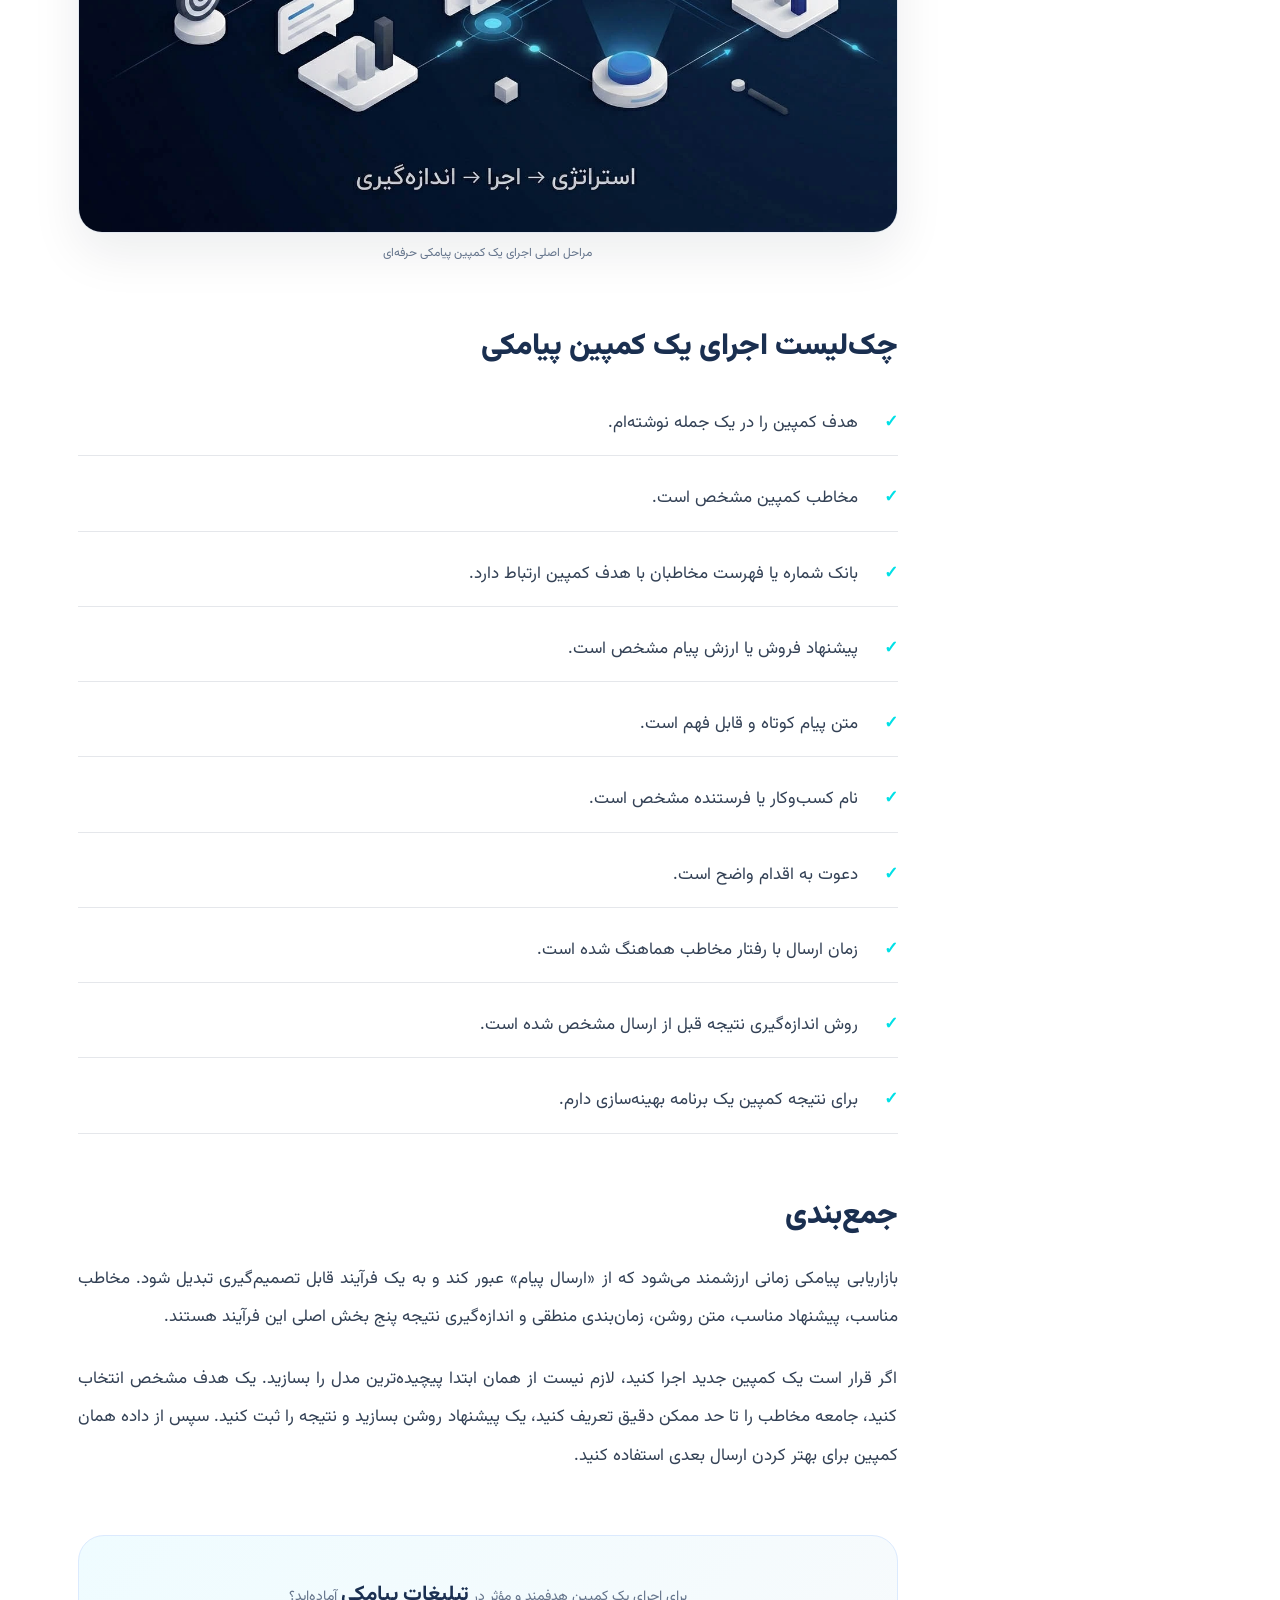
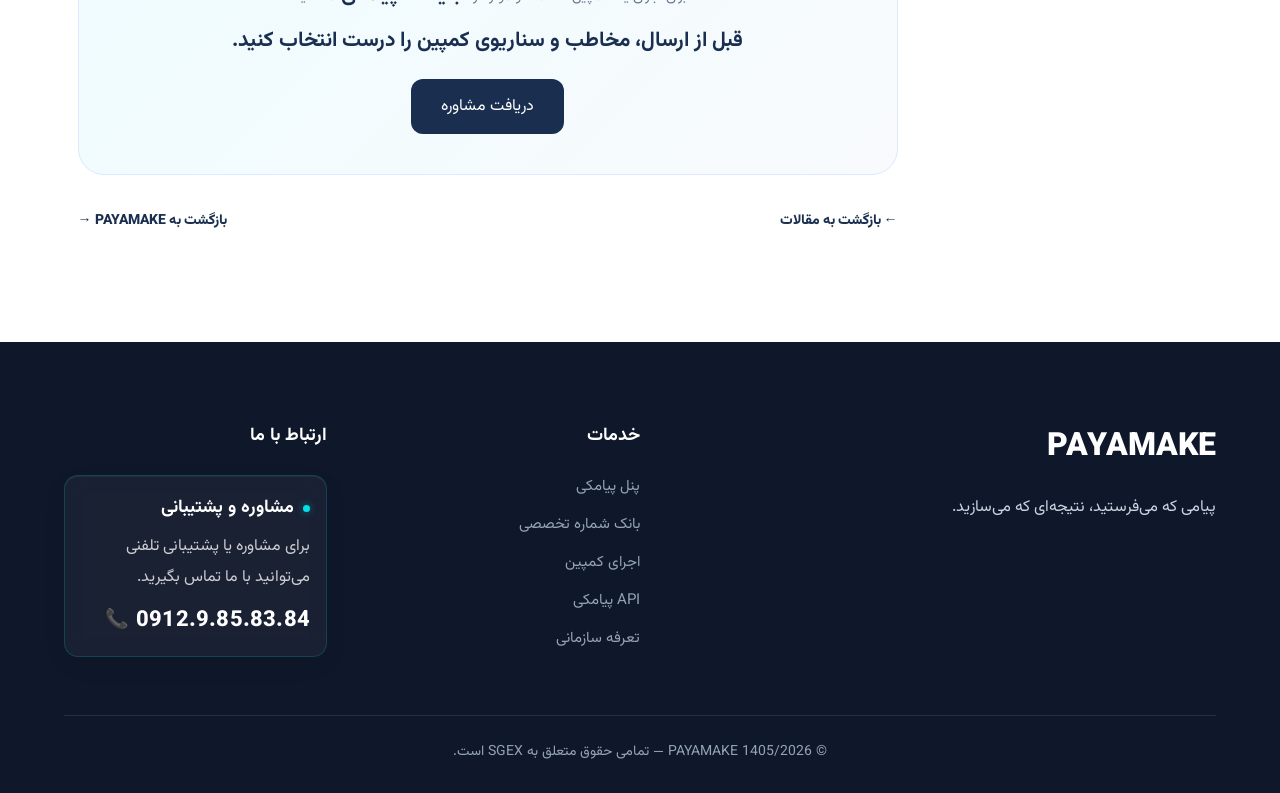
<file: blog/sms-marketing-guide/index.html>
<!DOCTYPE html>
<html lang="fa" dir="rtl">

<head>
    <meta charset="UTF-8">
    <meta name="viewport" content="width=device-width, initial-scale=1.0">

    <title>بازاریابی پیامکی چیست؟ راهنمای اجرای کمپین هدفمند</title>

    <meta name="description"
        content="بازاریابی پیامکی چیست و چطور آن را از یک ارسال انبوه به یک کمپین هدفمند تبدیل کنیم؟ راهنمای انتخاب مخاطب، متن پیام، زمان‌بندی و سنجش نتیجه.">

    <link rel="canonical" href="https://payamake.ir/blog/sms-marketing-guide/">

    <meta property="og:type" content="article">
    <meta property="og:site_name" content="PAYAMAKE">
    <meta property="og:title" content="بازاریابی پیامکی چیست؟ راهنمای اجرای کمپین هدفمند">
    <meta property="og:description"
        content="راهنمای کاربردی بازاریابی پیامکی؛ از انتخاب مخاطب و نوشتن پیام تا اجرای کمپین و سنجش نتیجه.">
    <meta property="og:url" content="https://payamake.ir/blog/sms-marketing-guide/">
    <meta property="og:image"
        content="https://payamake.ir/assets/images/articles/sms-marketing-guide/sms-marketing-01.webp">
    <meta property="og:locale" content="fa_IR">

    <meta name="twitter:card" content="summary_large_image">
    <meta name="twitter:title" content="بازاریابی پیامکی چیست؟ راهنمای اجرای کمپین هدفمند">
    <meta name="twitter:description"
        content="راهنمای کاربردی بازاریابی پیامکی؛ از انتخاب مخاطب تا سنجش نتیجه کمپین.">
    <meta name="twitter:image"
        content="https://payamake.ir/assets/images/articles/sms-marketing-guide/sms-marketing-01.webp">

    <link rel="icon" type="image/png" href="../../assets/favicon.png">

    <link rel="stylesheet" href="../../css/style.css">
    <link rel="stylesheet" href="../../css/article.css">

    <script type="application/ld+json">
    {
        "@context": "https://schema.org",
        "@type": "BlogPosting",
        "headline": "بازاریابی پیامکی چیست؟ راهنمای اجرای کمپین هدفمند",
        "description": "راهنمای کاربردی بازاریابی پیامکی؛ از انتخاب مخاطب و نوشتن پیام تا اجرای کمپین و سنجش نتیجه.",
        "image": [
            "https://payamake.ir/assets/images/articles/sms-marketing-guide/sms-marketing-01.webp"
        ],
        "datePublished": "2026-08-23",
        "dateModified": "2026-08-23",
        "author": {
            "@type": "Organization",
            "name": "PAYAMAKE",
            "url": "https://payamake.ir/"
        },
        "publisher": {
            "@type": "Organization",
            "name": "PAYAMAKE",
            "url": "https://payamake.ir/"
        },
        "mainEntityOfPage": {
            "@type": "WebPage",
            "@id": "https://payamake.ir/blog/sms-marketing-guide/"
        },
        "inLanguage": "fa-IR"
    }
    </script>

    <script type="application/ld+json">
    {
        "@context": "https://schema.org",
        "@type": "BreadcrumbList",
        "itemListElement": [
            {
                "@type": "ListItem",
                "position": 1,
                "name": "خانه",
                "item": "https://payamake.ir/"
            },
            {
                "@type": "ListItem",
                "position": 2,
                "name": "مقالات",
                "item": "https://payamake.ir/blog/"
            },
            {
                "@type": "ListItem",
                "position": 3,
                "name": "بازاریابی پیامکی چیست؟",
                "item": "https://payamake.ir/blog/sms-marketing-guide/"
            }
        ]
    }
    </script>
</head>

<body>

    <header class="header">
        <div class="container">

            <a href="../../" class="brand">
                <img src="../../assets/images/logo/payamake-header.png" alt="PAYAMAKE">
                <span class="brand-sub">پیامک هدفمند</span>
            </a>

            <nav class="navigation">
                    <a href="../../">خانه</a>
                    <a href="../../#solutions">راهکارها</a>
                    <a href="../../#database">بانک شماره</a>
                    <a href="../../#features">امکانات</a>
                    <a href="../../#pricing">تعرفه</a>
                    <a href="../">مقالات</a>
                    <a href="../../#trust">درباره ما</a>
            </nav>

            <a href="#" class="header-button">مشاوره رایگان</a>

        </div>
    </header>

    <main>

        <article class="article-page">

            <header class="article-hero">
                <div class="container">
                    <div class="article-hero-inner">

                        <div class="article-breadcrumb">
                            <a href="../../">خانه</a>
                            <span>/</span>
                            <a href="../">مقالات</a>
                            <span>/</span>
                            <span>بازاریابی پیامکی</span>
                        </div>

                        <span class="article-category">بازاریابی پیامکی</span>

                        <h1>
                            بازاریابی پیامکی چیست؟ راهنمای اجرای کمپین هدفمند
                        </h1>

                        <p class="article-lead">
                            بازاریابی پیامکی فقط فرستادن تعداد زیادی پیام به شماره‌های مختلف نیست. وقتی مخاطب،
                            پیشنهاد، زمان ارسال و هدف کمپین درست انتخاب شوند، پیامک می‌تواند به یک کانال مستقیم
                            برای جذب مشتری، بازگشت مشتری و افزایش فروش تبدیل شود.
                        </p>

                        <div class="article-meta">
                            <span>نویسنده: PAYAMAKE</span>
                            <span>زمان مطالعه: حدود ۱۰ دقیقه</span>
                            <time datetime="2026-08-23">۱ شهریور ۱۴۰۵</time>
                        </div>

                    </div>
                </div>
            </header>

            <div class="container article-layout">

                <aside class="article-sidebar">
                    <div class="article-toc">

                        <strong>در این مقاله می‌خوانید</strong>

                        <a href="#what-is">بازاریابی پیامکی چیست؟</a>
                        <a href="#bulk-vs-targeted">تفاوت ارسال انبوه و هدفمند</a>
                        <a href="#audience">انتخاب مخاطب مناسب</a>
                        <a href="#copy">نوشتن پیامک تبلیغاتی</a>
                        <a href="#campaign">ساختار کمپین</a>
                        <a href="#timing">زمان‌بندی ارسال</a>
                        <a href="#measurement">اندازه‌گیری نتیجه</a>
                        <a href="#mistakes">اشتباهات رایج</a>
                        <a href="#checklist">چک‌لیست نهایی</a>

                    </div>
                </aside>

                <div class="article-content">

                    <p>
                        اگر تا امروز پیامک را فقط به عنوان ابزاری برای اطلاع‌رسانی، فرستادن تخفیف یا
                        <strong>ارسال پیامک</strong> به مشتریان دیده‌اید، احتمالاً بخشی از ظرفیت آن را نادیده گرفته‌اید.
                        تفاوت یک پیامک معمولی با یک
                        <a class="article-inline-link" href="../../#solutions">کمپین بازاریابی پیامکی</a>
                        در «تعداد پیام‌های ارسال‌شده» نیست؛ در تصمیم‌هایی است که قبل و بعد از فشردن دکمه ارسال
                        گرفته می‌شوند.
                    </p>

                    <p>
                        در این راهنما از تعریف ساده
                        <a class="article-inline-link" href="../../#solutions">بازاریابی پیامکی</a>
                        شروع می‌کنیم و بعد سراغ مخاطب، متن پیام، زمان‌بندی، اجرای کمپین و سنجش نتیجه می‌رویم.
                        هدف، ارائه یک نسخه ثابت برای همه کسب‌وکارها نیست؛ هدف این است که منطق یک کمپین قابل
                        اندازه‌گیری روشن شود.
                    </p>

                    <h2 id="what-is">بازاریابی پیامکی چیست؟</h2>

                    <p>
                        بازاریابی پیامکی یا <strong>SMS Marketing</strong> استفاده برنامه‌ریزی‌شده از پیامک برای
                        برقراری ارتباط با مشتریان و مخاطبان بالقوه است. این ارتباط می‌تواند برای معرفی محصول،
                        ارائه پیشنهاد فروش، بازگرداندن مشتری، اطلاع‌رسانی یک رویداد یا ایجاد یک اقدام مشخص انجام شود.
                    </p>

                    <p>
                        بنابراین «پیامک تبلیغاتی» فقط یکی از کاربردهای بازاریابی پیامکی است. یک کسب‌وکار ممکن است
                        برای مشتری فعلی پیام یادآوری بفرستد، برای مشتری غیرفعال پیشنهاد بازگشت ارسال کند یا برای
                        مخاطب جدید یک پیشنهاد اولیه ارائه دهد. چیزی که همه این سناریوها را به بازاریابی تبدیل می‌کند،
                        داشتن هدف و مخاطب مشخص است.
                    </p>

                    <div class="article-highlight">
                        <strong>قاعده ساده:</strong>
                        قبل از اینکه بپرسید «چند پیامک بفرستیم؟»، مشخص کنید «برای چه کسی، با چه پیشنهادی و با چه
                        هدفی پیام می‌فرستیم؟»
                    </div>

                    <figure class="article-image article-image-wide">
                        <img
                            src="../../assets/images/articles/sms-marketing-guide/sms-marketing-01.webp"
                            alt="مقایسه مخاطبان کلی با مخاطبان هدفمند در بازاریابی پیامکی"
                            width="1359"
                            height="726"
                            loading="lazy"
                            decoding="async"
                        >
                        <figcaption>
                            تفاوت میان ارسال برای مخاطبان عمومی و انتخاب مخاطبان هدفمند
                        </figcaption>
                    </figure>

                    <h2 id="bulk-vs-targeted">
                        تفاوت ارسال پیامک انبوه با بازاریابی پیامکی هدفمند
                    </h2>

                    <p>
                        <strong>ارسال پیامک انبوه</strong> از نظر فنی می‌تواند ساده باشد: یک متن آماده می‌کنید،
                        فهرست شماره را انتخاب می‌کنید و پیام را می‌فرستید. اما اگر همه مخاطبان نیاز، موقعیت یا
                        ارزش یکسانی نداشته باشند، افزایش حجم ارسال لزوماً به معنی افزایش نتیجه نیست. اگر مخاطب
                        دقیق انتخاب شود،
                        <a class="article-inline-link" href="../../">پیامک هدفمند</a>
                        می‌تواند منطقی‌تر از ارسال گسترده باشد.
                    </p>

                    <p>
                        در یک کمپین هدفمند، ابتدا مخاطب را تعریف می‌کنید و بعد مشخص می‌کنید آیا
                        <strong>ارسال پیامک</strong>
                        باید برای کل فهرست انجام شود یا فقط برای یک گروه مشخص. یک مجموعه محلی ممکن است فقط محدوده
                        جغرافیایی مرتبط را بخواهد؛ یک کسب‌وکار تخصصی ممکن است مخاطبان یک صنف را هدف بگیرد؛ و یک
                        فروشگاه آنلاین شاید به جای جذب مشتری جدید، روی بازگشت خریداران قبلی تمرکز کند.
                    </p>

                    <div class="article-table-wrap">
                        <table>
                            <thead>
                                <tr>
                                    <th>ارسال انبوه بدون برنامه</th>
                                    <th>کمپین هدفمند</th>
                                </tr>
                            </thead>

                            <tbody>
                                <tr>
                                    <td>تمرکز روی تعداد ارسال</td>
                                    <td>تمرکز روی هدف و مخاطب</td>
                                </tr>
                                <tr>
                                    <td>یک پیام برای همه</td>
                                    <td>پیام متناسب با سناریوی مخاطب</td>
                                </tr>
                                <tr>
                                    <td>سنجش محدود نتیجه</td>
                                    <td>تعریف شاخص و مقایسه نتیجه</td>
                                </tr>
                                <tr>
                                    <td>احتمال اتلاف بودجه</td>
                                    <td>امکان بهینه‌سازی مرحله‌به‌مرحله</td>
                                </tr>
                            </tbody>
                        </table>
                    </div>

                    <h2 id="audience">
                        انتخاب مخاطب؛ مهم‌تر از تعداد پیامک
                    </h2>

                    <p>
                        یکی از رایج‌ترین اشتباهات در <strong>تبلیغات پیامکی</strong> این است که ابتدا حجم ارسال
                        تعیین شود و بعد به فکر مخاطب بیفتیم. در عمل، کیفیت انتخاب مخاطب می‌تواند از افزایش تعداد
                        پیام‌ها مهم‌تر باشد. این همان جایی است که
                        <a class="article-inline-link" href="../../index.html#database">بانک شماره‌های تخصصی</a>
                        می‌تواند در طراحی کمپین نقش داشته باشد.
                    </p>

                    <p>
                        بسته به نوع کمپین، می‌توان مخاطب را با معیارهایی مانند منطقه، شهر یا محله، صنف و شغل،
                        سن و جنسیت، پیش‌شماره، کد و رنج شماره و سایر دسته‌بندی‌های قابل استفاده تعریف کرد. این
                        تفکیک زمانی ارزشمند است که با پیشنهاد کمپین ارتباط واقعی داشته باشد.
                    </p>

                    <h3>یک مثال ساده</h3>

                    <p>
                        فرض کنید یک مجموعه خدماتی در یک محدوده مشخص فعالیت می‌کند. ارسال پیام به تمام شماره‌های
                        یک شهر ممکن است حجم بالایی ایجاد کند، اما لزوماً مخاطب مناسبی نمی‌سازد. اگر هدف کمپین
                        محلی باشد، محدود کردن جامعه مخاطب به منطقه و محله مرتبط می‌تواند فرضیه بهتری برای شروع
                        آزمایش باشد.
                    </p>

                    <p>
                        هر فیلتر نباید صرفاً برای «خاص‌تر کردن» بانک شماره استفاده شود. فیلتر باید به یک سؤال
                        کسب‌وکاری جواب بدهد:
                        <strong>چه کسی احتمال بیشتری دارد به این پیشنهاد واکنش نشان دهد؟</strong>
                    </p>

                    <h2 id="copy">
                        یک <strong>پیامک تبلیغاتی</strong> خوب چه ویژگی‌هایی دارد؟
                    </h2>

                    <p>
                        محدودیت فضای پیامک یک مزیت هم دارد: شما را مجبور می‌کند پیام را دقیق کنید. پیام تبلیغاتی
                        قرار نیست همه چیز را درباره کسب‌وکار توضیح دهد؛ باید توجه مخاطب را جلب کند، ارزش پیشنهاد
                        را روشن کند و یک اقدام مشخص پیشنهاد دهد.
                    </p>

                    <ol>
                        <li>
                            <strong>پیشنهاد مشخص داشته باشید.</strong>
                            مخاطب باید سریع بفهمد چه چیزی دریافت می‌کند؛ تخفیف، پیشنهاد ویژه، رزرو، مشاوره یا
                            یک مزیت مشخص.
                        </li>

                        <li>
                            <strong>متن با سناریوی مخاطب هماهنگ باشد.</strong>
                            یک متن عمومی برای همه گروه‌ها همیشه بهترین انتخاب نیست.
                        </li>

                        <li>
                            <strong>دعوت به اقدام روشن بنویسید.</strong>
                            «رزرو کنید»، «مشاوره بگیرید» یا «کد را استفاده کنید» بهتر از پایان مبهم است.
                        </li>

                        <li>
                            <strong>هویت فرستنده را روشن کنید.</strong>
                            مخاطب باید بداند پیام از طرف چه کسب‌وکاری آمده است.
                        </li>

                        <li>
                            <strong>اغراق نکنید.</strong>
                            وعده‌ای که در صفحه مقصد یا هنگام تماس قابل ارائه نیست، به اعتماد آسیب می‌زند.
                        </li>
                    </ol>

                    <div class="article-note">
                        <span class="article-note-title">نکته PAYAMAKE</span>

                        <p>
                            اگر متن را برای یک گروه تخصصی می‌نویسید، لازم نیست فقط نام صنف را داخل پیام قرار دهید.
                            مهم‌تر این است که خود پیشنهاد با مسئله همان گروه ارتباط داشته باشد.
                        </p>
                    </div>

                    <figure class="article-image article-image-wide">
                        <img
                            src="../../assets/images/articles/sms-marketing-guide/sms-marketing-02.webp"
                            alt="ساختار یک کمپین پیامکی از پیام تا اندازه‌گیری نتیجه"
                            width="1376"
                            height="768"
                            loading="lazy"
                            decoding="async"
                        >
                        <figcaption>
                            یک کمپین پیامکی باید از پیام تا اندازه‌گیری نتیجه قابل پیگیری باشد.
                        </figcaption>
                    </figure>

                    <h2 id="campaign">
                        ساختار یک کمپین پیامکی حرفه‌ای
                    </h2>

                    <p>
                        یک کمپین خوب را می‌توان به چند تصمیم پشت سر هم تقسیم کرد. این تقسیم‌بندی کمک می‌کند اگر
                        نتیجه ضعیف شد، بفهمیم مشکل از کدام مرحله بوده است.
                    </p>

                    <div class="article-steps">

                        <div class="article-step">
                            <span>۰۱</span>
                            <div>
                                <h3>هدف</h3>
                                <p>
                                    یک هدف روشن انتخاب کنید؛ جذب لید، فروش، رزرو، بازگشت مشتری یا اطلاع‌رسانی.
                                </p>
                            </div>
                        </div>

                        <div class="article-step">
                            <span>۰۲</span>
                            <div>
                                <h3>مخاطب</h3>
                                <p>
                                    مشخص کنید چه گروهی بیشترین ارتباط را با پیشنهاد شما دارد.
                                </p>
                            </div>
                        </div>

                        <div class="article-step">
                            <span>۰۳</span>
                            <div>
                                <h3>پیشنهاد</h3>
                                <p>
                                    دلیل مشخصی برای واکنش مخاطب بسازید و آن را کوتاه و شفاف بیان کنید.
                                </p>
                            </div>
                        </div>

                        <div class="article-step">
                            <span>۰۴</span>
                            <div>
                                <h3>ارسال</h3>
                                <p>
                                    زمان و حجم ارسال را بر اساس هدف کمپین انتخاب کنید، نه صرفاً بودجه باقی‌مانده.
                                </p>
                            </div>
                        </div>

                        <div class="article-step">
                            <span>۰۵</span>
                            <div>
                                <h3>اندازه‌گیری</h3>
                                <p>
                                    نتیجه را ثبت کنید و برای ارسال بعدی یک فرضیه مشخص برای بهبود داشته باشید.
                                </p>
                            </div>
                        </div>

                    </div>

                    <h2 id="timing">
                        بهترین زمان ارسال پیامک چه زمانی است؟
                    </h2>

                    <p>
                        یک ساعت جادویی که برای همه کسب‌وکارها بهترین باشد وجود ندارد. زمان مناسب به نوع پیشنهاد
                        و رفتار مخاطب بستگی دارد. پیام یک رستوران، کلینیک، فروشگاه اینترنتی و شرکت خدماتی لزوماً
                        نباید در یک ساعت ارسال شوند.
                    </p>

                    <p>
                        بهتر است زمان ارسال را بخشی از آزمایش کمپین بدانید. اگر جامعه مخاطب اجازه می‌دهد،
                        گروه‌های مشابه را در زمان‌های مختلف آزمایش کنید و نتیجه را با یک معیار ثابت مقایسه کنید.
                        این روش از تکیه بر توصیه‌های عمومی دقیق‌تر است.
                    </p>

                    <figure class="article-image article-image-wide">
                        <img
                            src="../../assets/images/articles/sms-marketing-guide/sms-marketing-03.webp"
                            alt="مسیر تبدیل پیامک به پاسخ و نتیجه در کمپین پیامکی"
                            width="1254"
                            height="714"
                            loading="lazy"
                            decoding="async"
                        >
                        <figcaption>
                            مسیر تبدیل پیام، پاسخ، نرخ و درآمد در یک کمپین قابل اندازه‌گیری
                        </figcaption>
                    </figure>

                    <h2 id="measurement">
                        چطور نتیجه تبلیغات پیامکی را اندازه بگیریم؟
                    </h2>

                    <p>
                        «پیامک ارسال شد» فقط یک گزارش فنی از <strong>ارسال پیامک</strong> است، نه نتیجه بازاریابی.
                        برای سنجش کمپین باید از همان ابتدا مشخص کنید موفقیت را با چه اتفاقی می‌سنجید.
                    </p>

                    <ul>
                        <li>
                            <strong>نرخ پاسخ:</strong>
                            چند نفر بعد از دریافت پیام، پاسخ یا تماس ایجاد کرده‌اند؟
                        </li>

                        <li>
                            <strong>تعداد لید:</strong>
                            چند مخاطب جدید وارد فرآیند فروش شده‌اند؟
                        </li>

                        <li>
                            <strong>نرخ تبدیل:</strong>
                            چند نفر از پاسخ‌دهندگان به مشتری تبدیل شده‌اند؟
                        </li>

                        <li>
                            <strong>هزینه جذب:</strong>
                            برای هر مشتری جدید چه مقدار از هزینه کمپین صرف شده است؟
                        </li>

                        <li>
                            <strong>درآمد کمپین:</strong>
                            اگر فروش هدف بوده، چه مقدار درآمد قابل انتساب به کمپین ایجاد شده است؟
                        </li>
                    </ul>

                    <p>
                        اگر لینک قابل اندازه‌گیری یا کد تخفیف دارید، استفاده از آن می‌تواند نسبت دادن نتیجه به
                        کمپین را ساده‌تر کند. برای کمپین‌های تلفنی نیز می‌توان یک شماره یا عبارت مشخص برای پیگیری
                        تعریف کرد تا مشخص شود تماس از کدام ارسال آمده است.
                    </p>

                    <h2 id="mistakes">
                        اشتباهات رایج در بازاریابی پیامکی
                    </h2>

                    <div class="article-warning-list">

                        <div>
                            <strong>ارسال به همه</strong>
                            <p>
                                بزرگ بودن فهرست شماره‌ها و انجام <strong>ارسال پیامک انبوه</strong> به‌تنهایی مزیت
                                نیست؛ ارتباط مخاطب با پیشنهاد مهم‌تر است.
                            </p>
                        </div>

                        <div>
                            <strong>متن طولانی و بدون پیشنهاد</strong>
                            <p>
                                اگر مخاطب سریع نفهمد چرا باید ادامه دهد، احتمال از دست رفتن توجه بالا می‌رود.
                            </p>
                        </div>

                        <div>
                            <strong>نبودن مسیر اقدام</strong>
                            <p>
                                پیام باید مشخص کند مخاطب بعد از خواندن آن چه کاری انجام دهد.
                            </p>
                        </div>

                        <div>
                            <strong>تکرار بی‌برنامه</strong>
                            <p>
                                تعداد بیشتر ارسال الزاماً به معنی فروش بیشتر نیست و می‌تواند تجربه مخاطب را خراب کند.
                            </p>
                        </div>

                        <div>
                            <strong>نداشتن معیار موفقیت</strong>
                            <p>
                                اگر قبل از ارسال ندانید چه چیزی را می‌سنجید، بعد از کمپین هم تحلیل قابل اتکایی
                                نخواهید داشت.
                            </p>
                        </div>

                    </div>

                    <figure class="article-image article-image-wide">
                        <img
                            src="../../assets/images/articles/sms-marketing-guide/sms-marketing-04.webp"
                            alt="مراحل اجرای کمپین پیامکی از هدف‌گذاری تا اندازه‌گیری"
                            width="1408"
                            height="768"
                            loading="lazy"
                            decoding="async"
                        >
                        <figcaption>
                            مراحل اصلی اجرای یک کمپین پیامکی حرفه‌ای
                        </figcaption>
                    </figure>

                    <h2 id="checklist">
                        چک‌لیست اجرای یک کمپین پیامکی
                    </h2>

                    <ul class="article-checklist">
                        <li>هدف کمپین را در یک جمله نوشته‌ام.</li>
                        <li>مخاطب کمپین مشخص است.</li>
                        <li>بانک شماره یا فهرست مخاطبان با هدف کمپین ارتباط دارد.</li>
                        <li>پیشنهاد فروش یا ارزش پیام مشخص است.</li>
                        <li>متن پیام کوتاه و قابل فهم است.</li>
                        <li>نام کسب‌وکار یا فرستنده مشخص است.</li>
                        <li>دعوت به اقدام واضح است.</li>
                        <li>زمان ارسال با رفتار مخاطب هماهنگ شده است.</li>
                        <li>روش اندازه‌گیری نتیجه قبل از ارسال مشخص شده است.</li>
                        <li>برای نتیجه کمپین یک برنامه بهینه‌سازی دارم.</li>
                    </ul>

                    <h2>جمع‌بندی</h2>

                    <p>
                        بازاریابی پیامکی زمانی ارزشمند می‌شود که از «ارسال پیام» عبور کند و به یک فرآیند قابل
                        تصمیم‌گیری تبدیل شود. مخاطب مناسب، پیشنهاد مناسب، متن روشن، زمان‌بندی منطقی و اندازه‌گیری
                        نتیجه پنج بخش اصلی این فرآیند هستند.
                    </p>

                    <p>
                        اگر قرار است یک کمپین جدید اجرا کنید، لازم نیست از همان ابتدا پیچیده‌ترین مدل را بسازید.
                        یک هدف مشخص انتخاب کنید، جامعه مخاطب را تا حد ممکن دقیق تعریف کنید، یک پیشنهاد روشن بسازید
                        و نتیجه را ثبت کنید. سپس از داده همان کمپین برای بهتر کردن ارسال بعدی استفاده کنید.
                    </p>

                    <div class="article-cta">
                        <span>
                            برای اجرای یک کمپین هدفمند و مؤثر در <strong>تبلیغات پیامکی</strong> آماده‌اید؟
                        </span>

                        <strong>
                            قبل از ارسال، مخاطب و سناریوی کمپین را درست انتخاب کنید.
                        </strong>

                        <a href="#" class="primary-button">دریافت مشاوره</a>
                    </div>

                    <div class="article-footer-links">
                        <a href="../">← بازگشت به مقالات</a>
                         <a href="../../">بازگشت به PAYAMAKE →</a>
                    </div>

                </div>
            </div>

        </article>

    </main>

    <!-- Contact modal: kept on the article page so consultation opens here without navigating to the homepage. -->

    <div class="contact-modal" id="contactModal" aria-hidden="true">

        <div class="contact-modal-overlay"></div>

        <div
            class="contact-modal-box"
            role="dialog"
            aria-modal="true"
            aria-labelledby="contactModalTitle"
        >

            <button
                type="button"
                class="contact-modal-close"
                id="contactModalClose"
                aria-label="بستن"
            >
                &times;
            </button>

            <div class="contact-modal-header">

                <span class="contact-modal-badge">PAYAMAKE</span>

                <h2 id="contactModalTitle">مشاوره رایگان</h2>

                <p>
                    اطلاعات خود را وارد کنید تا کارشناسان PAYAMAKE با شما تماس بگیرند.
                </p>

            </div>

            <form class="contact-form" id="contactForm">

                <div class="contact-form-group">

                    <label for="contactName">نام و نام خانوادگی</label>

                    <input
                        type="text"
                        id="contactName"
                        name="name"
                        placeholder="نام و نام خانوادگی"
                        autocomplete="name"
                        required
                    >

                </div>

                <div class="contact-form-group">

                    <label for="contactPhone">شماره موبایل</label>

                    <input
                        type="tel"
                        id="contactPhone"
                        name="phone"
                        placeholder="09xxxxxxxxx"
                        autocomplete="tel"
                        inputmode="tel"
                        required
                    >

                </div>

                <div class="contact-form-group">

                    <label for="contactMessage">
                        توضیحات <span>(اختیاری)</span>
                    </label>

                    <textarea
                        id="contactMessage"
                        name="message"
                        rows="4"
                        placeholder="موضوع یا توضیحات خود را بنویسید..."
                    ></textarea>

                </div>

                <button type="submit" class="primary-button contact-submit">
                    درخواست مشاوره
                </button>

                <div
                    class="contact-form-message"
                    id="contactFormMessage"
                    aria-live="polite"
                ></div>

            </form>

        </div>

    </div>

    <footer class="footer">

        <div class="container">

            <div class="footer-grid">

                <div class="footer-brand">
                    <h3>PAYAMAKE</h3>

                    <p>
                        پیامی که می‌فرستید،<br>
                        نتیجه‌ای که می‌سازید.
                    </p>
                </div>

                <div class="footer-links">

                    <h4>خدمات</h4>

                    <ul>
                        <li>پنل پیامکی</li>
                        <li>بانک شماره تخصصی</li>
                        <li>اجرای کمپین</li>
                        <li>API پیامکی</li>
                        <li>تعرفه سازمانی</li>
                    </ul>

                </div>

                <div class="footer-links">

                    <h4>ارتباط با ما</h4>

                    <ul>
                        <li>تماس با PAYAMAKE</li>
                        <li>مشاوره و انتخاب سرویس</li>
                        <li>پشتیبانی مشتریان</li>
                    </ul>

                </div>

            </div>

            <div class="footer-bottom">
                © PAYAMAKE - تمامی حقوق محفوظ است.
            </div>

        </div>

    </footer>

    <script src="../../js/main.js"></script>

</body>

</html>
</file>
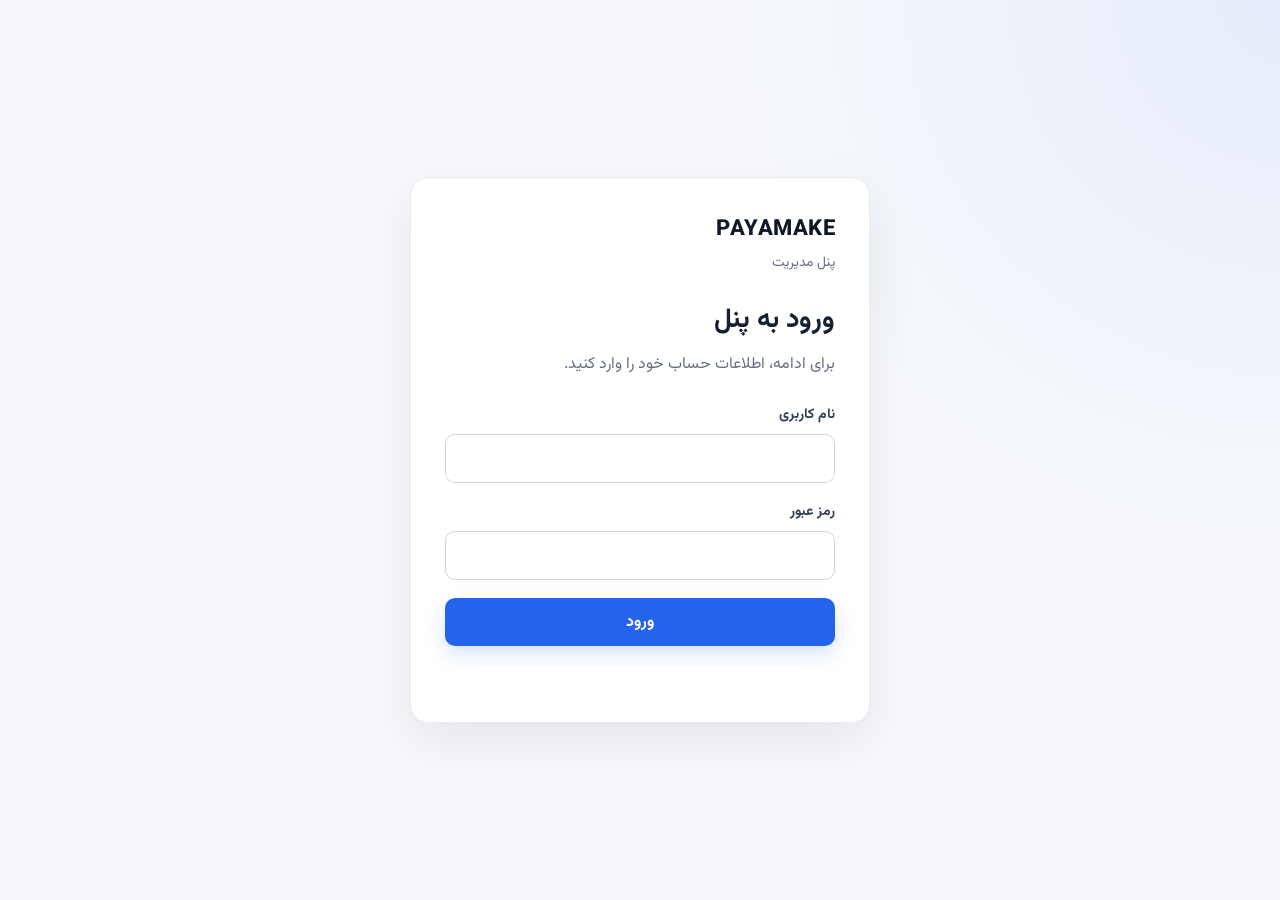
<file: admin/login.html>
<!DOCTYPE html>
<html lang="fa" dir="rtl">
<head>
    <meta charset="UTF-8">
    <meta name="viewport" content="width=device-width, initial-scale=1.0">
    <title>ورود مدیر | PAYAMAKE</title>
    <link rel="stylesheet" href="../css/style.css">
    <link rel="stylesheet" href="../css/admin.css">
</head>
<body class="admin-body">
<main class="auth-page">
    <div class="auth-card">
        <div class="auth-brand">
            <span class="auth-brand-main">PAYAMAKE</span>
            <span>پنل مدیریت</span>
        </div>
        <div class="auth-heading">
            <h1>ورود به پنل</h1>
            <p>برای ادامه، اطلاعات حساب خود را وارد کنید.</p>
        </div>
        <form id="loginForm" class="admin-form" novalidate>
            <div class="form-group">
                <label for="username">نام کاربری</label>
                <input id="username" name="username" type="text" autocomplete="username" inputmode="text" dir="ltr" maxlength="64" required>
            </div>
            <div class="form-group">
                <label for="password">رمز عبور</label>
                <input id="password" name="password" type="password" autocomplete="current-password" dir="ltr" required>
            </div>
            <button class="admin-button primary" type="submit">ورود</button>
            <div id="loginMessage" class="form-message" role="alert" aria-live="polite"></div>
        </form>
    </div>
</main>
<script src="../js/admin-login.js"></script>
</body>
</html>
</file>
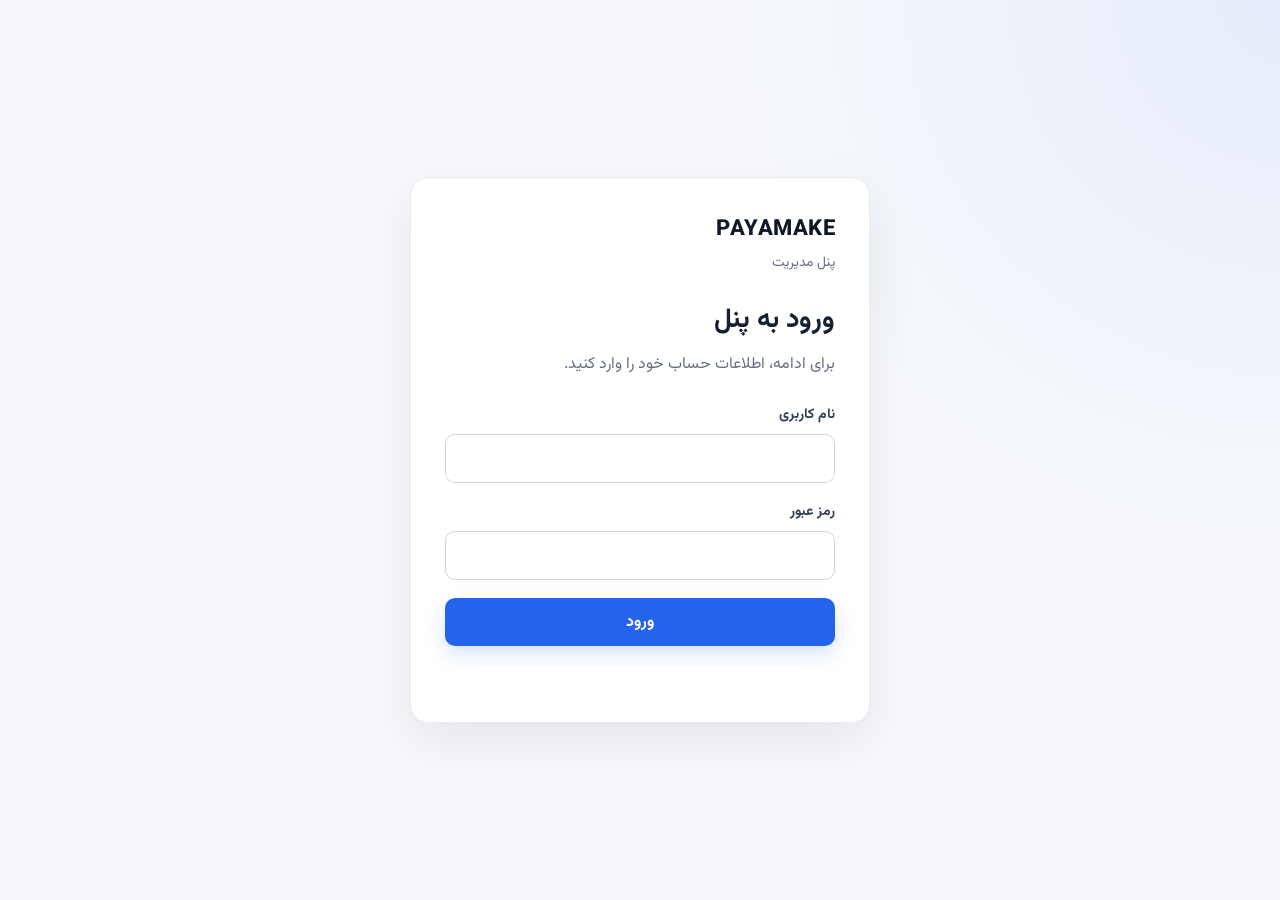
<file: admin/mfa-setup.html>
<!DOCTYPE html>
<html lang="fa" dir="rtl">
<head>
    <meta charset="UTF-8">
    <meta
        name="viewport"
        content="width=device-width, initial-scale=1.0"
    >

    <title>فعال‌سازی احراز هویت | PAYAMAKE</title>

    <link rel="stylesheet" href="../css/style.css">
    <link rel="stylesheet" href="../css/admin.css">
</head>

<body class="admin-body">

<main class="auth-page">

    <div class="auth-card">

        <div class="auth-brand">
            <span class="auth-brand-main">PAYAMAKE</span>
            <span>پنل مدیریت</span>
        </div>

        <div class="auth-heading">
            <h1>فعال‌سازی احراز هویت</h1>

            <p>
                برای امنیت بیشتر حساب مدیریت،
                Google Authenticator را فعال کنید.
            </p>
        </div>

        <div
            id="mfaSetupMessage"
            class="form-message"
            role="alert"
            aria-live="polite"
        ></div>

        <form
            id="mfaSetupForm"
            class="admin-form"
        >

            <input
                id="mfaMethodId"
                type="hidden"
                name="methodId"
            >

            <div class="security-notice">

                <div class="security-icon">✓</div>

                <div>
                    <strong>
                        Google Authenticator
                    </strong>

                    <p>
                        Secret زیر را در برنامه
                        Google Authenticator اضافه کنید.
                    </p>
                </div>

            </div>

            <div class="form-group">
                <label for="mfaSecret">
                    Secret Key
                </label>

                <input
                    id="mfaSecret"
                    type="text"
                    readonly
                    dir="ltr"
                    autocomplete="off"
                    spellcheck="false"
                >
            </div>

            <div class="form-group">
                <label for="mfaAccount">
                    حساب
                </label>

                <input
                    id="mfaAccount"
                    type="text"
                    readonly
                    dir="ltr"
                    autocomplete="off"
                >
            </div>

            <div class="form-group">
                <label for="mfaIssuer">
                    سرویس
                </label>

                <input
                    id="mfaIssuer"
                    type="text"
                    readonly
                    autocomplete="off"
                >
            </div>

            <div class="form-group">
                <label for="mfaCode">
                    کد ۶ رقمی Google Authenticator
                </label>

                <input
                    id="mfaCode"
                    name="code"
                    type="text"
                    inputmode="numeric"
                    autocomplete="one-time-code"
                    maxlength="6"
                    pattern="[0-9]{6}"
                    placeholder="000000"
                    dir="ltr"
                    required
                >
            </div>

            <button
                id="verifySetupButton"
                class="admin-button primary"
                type="submit"
            >
                تأیید و فعال‌سازی
            </button>

        </form>


        <section
            id="recoveryCodesSection"
            class="recovery-codes-section"
            hidden
        >
            <div class="security-notice">
                <div class="security-icon">!</div>

                <div>
                    <strong>کدهای بازیابی</strong>

                    <p>
                        این کدها فقط همین یک بار نمایش داده می‌شوند.
                        آن‌ها را در یک محل امن ذخیره کنید.
                    </p>
                </div>
            </div>

            <div
                id="recoveryCodesList"
                class="recovery-codes-list"
                dir="ltr"
                aria-label="Recovery Codes"
            ></div>

            <div class="recovery-codes-actions">
                <button
                    id="copyRecoveryCodesButton"
                    class="admin-button"
                    type="button"
                >
                    کپی کدها
                </button>

                <button
                    id="continueAfterRecoveryButton"
                    class="admin-button primary"
                    type="button"
                >
                    ادامه
                </button>
            </div>
        </section>

        <a
            class="back-link"
            href="/admin/login.html"
        >
            بازگشت به ورود
        </a>

    </div>

</main>

<script src="../js/admin.js"></script>

</body>
</html>
</file>
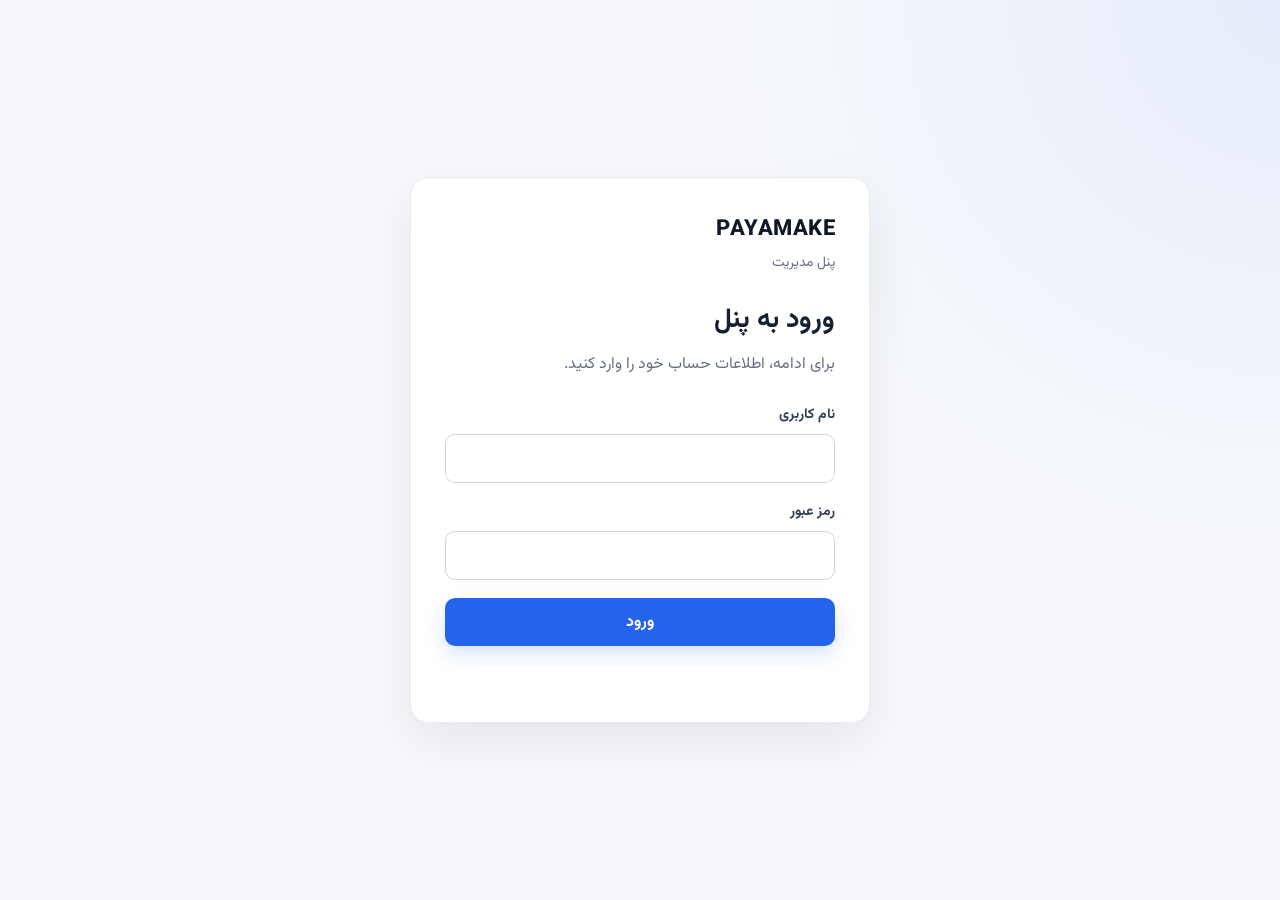
<file: admin/mfa.html>
<!DOCTYPE html>
<html lang="fa" dir="rtl">
<head>
    <meta charset="UTF-8">
    <meta
        name="viewport"
        content="width=device-width, initial-scale=1.0"
    >

    <title>تأیید ورود | PAYAMAKE</title>

    <link rel="stylesheet" href="../css/style.css">
    <link rel="stylesheet" href="../css/admin.css">

    <style>
        .mfa-methods {
            display: grid;
            grid-template-columns: repeat(2, minmax(0, 1fr));
            gap: 12px;
            margin-bottom: 20px;
        }

        .mfa-method {
            position: relative;
            display: flex;
            align-items: flex-start;
            gap: 12px;
            width: 100%;
            min-height: 92px;
            padding: 16px;
            border: 1px solid rgba(0, 0, 0, 0.12);
            border-radius: 14px;
            background: #fff;
            color: inherit;
            text-align: right;
            cursor: pointer;
            transition:
                border-color 0.18s ease,
                background-color 0.18s ease,
                box-shadow 0.18s ease,
                transform 0.18s ease;
        }

        .mfa-method:hover {
            transform: translateY(-1px);
            border-color: rgba(0, 0, 0, 0.24);
        }

        .mfa-method.active {
            border-color: #111827;
            background: #f8fafc;
            box-shadow: 0 0 0 2px rgba(17, 24, 39, 0.08);
        }

        .mfa-method-icon {
            display: grid;
            flex: 0 0 40px;
            width: 40px;
            height: 40px;
            place-items: center;
            border-radius: 10px;
            background: #f1f5f9;
            font-size: 18px;
        }

        .mfa-method-content {
            display: flex;
            flex: 1;
            flex-direction: column;
            gap: 5px;
            padding-top: 1px;
        }

        .mfa-method-content strong {
            font-size: 14px;
        }

        .mfa-method-content small {
            color: #64748b;
            font-size: 12px;
            line-height: 1.7;
        }

        .mfa-method-check {
            position: absolute;
            top: 12px;
            left: 12px;
            display: none;
            width: 20px;
            height: 20px;
            align-items: center;
            justify-content: center;
            border-radius: 50%;
            background: #111827;
            color: #fff;
            font-size: 12px;
        }

        .mfa-method.active .mfa-method-check {
            display: flex;
        }

        @media (max-width: 520px) {
            .mfa-methods {
                grid-template-columns: 1fr;
            }
        }
    </style>
</head>

<body class="admin-body">

<main class="auth-page">

    <div class="auth-card">

        <div class="auth-brand">
            <span class="auth-brand-main">PAYAMAKE</span>
            <span>پنل مدیریت</span>
        </div>

        <div class="auth-heading">
            <h1>تأیید ورود</h1>

            <p>
                روش احراز هویت موردنظر خود را انتخاب کنید.
            </p>
        </div>

        <form
            id="mfaForm"
            class="admin-form"
            novalidate
        >

            <input
                id="mfaMethodId"
                type="hidden"
                name="methodId"
            >

            <input
                id="mfaChallengeId"
                type="hidden"
                name="challengeId"
            >

            <div
                id="mfaMethods"
                class="mfa-methods"
                aria-label="روش احراز هویت"
            ></div>

            <div class="form-group">
                <label id="mfaCodeLabel" for="mfaCode">
                    کد Google Authenticator
                </label>

                <input
                    id="mfaCode"
                    name="code"
                    type="text"
                    autocomplete="one-time-code"
                    inputmode="numeric"
                    maxlength="6"
                    placeholder="000000"
                    dir="ltr"
                    required
                >

                <p
                    id="recoveryCodeHint"
                    class="form-hint"
                >
                    کد ۶ رقمی نمایش‌داده‌شده در Google Authenticator را وارد کنید.
                </p>
            </div>

            <button
                class="admin-button primary"
                type="submit"
            >
                تأیید و ورود
            </button>

            <div
                id="mfaMessage"
                class="form-message"
                role="alert"
                aria-live="polite"
            ></div>

        </form>

        <a
            class="back-link"
            href="/admin/login.html"
        >
            بازگشت به ورود
        </a>

    </div>

</main>

<script src="../js/admin.js"></script>

<script>
(function initMfaMethodCards() {
    function setup() {
        const container = document.getElementById("mfaMethods");
        const methodIdInput = document.getElementById("mfaMethodId");
        const codeInput = document.getElementById("mfaCode");
        const codeLabel = document.getElementById("mfaCodeLabel");
        const hint = document.getElementById("recoveryCodeHint");
        const message = document.getElementById("mfaMessage");

        if (!container || !methodIdInput || !codeInput || !codeLabel || !hint || !message) {
            return false;
        }

        const authenticatorCard = container.querySelector('[data-method-id]');
        if (!authenticatorCard) {
            return false;
        }

        const methodId = authenticatorCard.dataset.methodId;
        if (!methodId) {
            return false;
        }

        const existingContent = authenticatorCard.querySelector(".mfa-method-content");
        const authenticatorTitle = existingContent?.querySelector("strong")?.textContent?.trim() || "Google Authenticator";

        authenticatorCard.innerHTML = `
            <span class="mfa-method-icon" aria-hidden="true">⌁</span>
            <span class="mfa-method-content">
                <strong>${authenticatorTitle}</strong>
                <small>کد ۶ رقمی از اپلیکیشن Authenticator</small>
            </span>
            <span class="mfa-method-check" aria-hidden="true">✓</span>
        `;
        authenticatorCard.setAttribute("aria-label", "ورود با Google Authenticator");

        const recoveryCard = document.createElement("button");
        recoveryCard.type = "button";
        recoveryCard.className = "mfa-method";
        recoveryCard.dataset.methodId = methodId;
        recoveryCard.setAttribute("aria-label", "ورود با کد بازیابی");
        recoveryCard.innerHTML = `
            <span class="mfa-method-icon" aria-hidden="true">⌘</span>
            <span class="mfa-method-content">
                <strong>کد بازیابی</strong>
                <small>کد یک‌بارمصرف XXXX-XXXX</small>
            </span>
            <span class="mfa-method-check" aria-hidden="true">✓</span>
        `;

        container.appendChild(recoveryCard);

        function setMode(mode) {
            const recovery = mode === "recovery";
            authenticatorCard.classList.toggle("active", !recovery);
            recoveryCard.classList.toggle("active", recovery);

            methodIdInput.value = methodId;
            sessionStorage.setItem("payamake_mfa_method_id", methodId);

            if (recovery) {
                codeLabel.textContent = "کد بازیابی";
                codeInput.type = "text";
                codeInput.inputMode = "text";
                codeInput.autocomplete = "off";
                codeInput.maxLength = 9;
                codeInput.placeholder = "XXXX-XXXX";
                hint.textContent = "کد بازیابی یک‌بارمصرف خود را وارد کنید.";
            } else {
                codeLabel.textContent = "کد Google Authenticator";
                codeInput.type = "text";
                codeInput.inputMode = "numeric";
                codeInput.autocomplete = "one-time-code";
                codeInput.maxLength = 6;
                codeInput.placeholder = "000000";
                hint.textContent = "کد ۶ رقمی نمایش‌داده‌شده در Google Authenticator را وارد کنید.";
            }

            codeInput.value = "";
            codeInput.focus();
            message.textContent = "";
            message.className = "form-message";
        }

        authenticatorCard.addEventListener("click", () => setMode("totp"));
        recoveryCard.addEventListener("click", () => setMode("recovery"));

        setMode("totp");
        return true;
    }

    if (!setup()) {
        const observer = new MutationObserver(() => {
            if (setup()) {
                observer.disconnect();
            }
        });

        observer.observe(document.getElementById("mfaMethods") || document.body, {
            childList: true,
            subtree: true
        });

        setTimeout(() => observer.disconnect(), 5000);
    }
})();
</script>

</body>
</html>
</file>
<file: css/style.css>
@font-face {
    font-family: "Vazirmatn";
    src: url("../assets/fonts/Vazirmatn[wght].ttf") format("truetype");
    font-weight: 100 900;
    font-style: normal;
    font-display: swap;
}

@font-face {
    font-family: "FontAwesome";
    src: url("../assets/fonts/fontawesome-webfont.woff2") format("woff2");
    font-weight: normal;
    font-style: normal;
    font-display: swap;
}


/* =========================================================
   ROOT
========================================================= */

:root {
    --primary: #1A2F50;
    --accent: #00E0E6;
    --background: #F9FAFC;
    --text: #111827;
    --white: #ffffff;
    --muted: #64748b;
}


/* =========================================================
   RESET
========================================================= */

* {
    margin: 0;
    padding: 0;
    box-sizing: border-box;
}

html {
    scroll-behavior: smooth;
    width: 100%;
    max-width: 100%;
}

html,
body {
    width: 100%;
    max-width: 100%;
    overflow-x: clip;
}

body {
    font-family: "Vazirmatn", Arial, sans-serif;
    background: var(--background);
    color: var(--text);
}

img,
svg,
video {
    max-width: 100%;
    height: auto;
}

button,
input,
select,
textarea {
    font-family: inherit;
}

.container {
    width: min(1200px, 90%);
    max-width: 100%;
    margin-left: auto;
    margin-right: auto;
}


/* =========================================================
   HEADER
========================================================= */

.header {
    background: rgba(255, 255, 255, .85);
    backdrop-filter: blur(10px);
    padding: 25px 0;
    position: sticky;
    top: 0;
    z-index: 100;
}

.header .container {
    display: flex;
    align-items: center;
    justify-content: space-between;
    gap: 20px;
}

.brand {
    text-decoration: none;
    display: flex;
    flex-direction: column;
}

.brand-main {
    color: var(--primary);
    font-size: 28px;
    font-weight: 900;
    letter-spacing: 1px;
}

.brand-sub {
    font-size: 12px;
    color: var(--muted);
}

.navigation {
    display: flex;
    gap: 35px;
}

.navigation a {
    text-decoration: none;
    color: var(--text);
    font-size: 15px;
    transition: .3s;
}

.navigation a:hover {
    color: var(--accent);
}

.header-button {
    background: var(--primary);
    color: white;
    padding: 13px 25px;
    border-radius: 12px;
    text-decoration: none;
    font-size: 14px;
}


/* =========================================================
   GLOBAL BUTTONS
========================================================= */

.primary-button {
    background: var(--primary);
    color: white;
    padding: 15px 30px;
    border-radius: 12px;
    text-decoration: none;
    display: inline-block;
}

.secondary-button {
    border: 1px solid var(--primary);
    color: var(--primary);
    padding: 15px 30px;
    border-radius: 12px;
    text-decoration: none;
    display: inline-block;
}


/* =========================================================
   HERO
========================================================= */

.hero {
    padding: 90px 0 120px;
}

.hero-container {
    display: flex;
    align-items: center;
    gap: 70px;
}

.hero-content {
    flex: 1;
    min-width: 0;
}

.hero h1 {
    font-size: 58px;
    line-height: 1.45;
    color: var(--primary);
    font-weight: 900;
}

.hero h1 span {
    color: var(--accent);
}

.hero p {
    margin-top: 25px;
    max-width: 560px;
    line-height: 2;
    font-size: 18px;
    color: #475569;
}

.hero-buttons {
    display: flex;
    gap: 15px;
    margin-top: 40px;
}

.brand-message {
    margin-top: 35px;
    display: flex;
    flex-direction: column;
    gap: 8px;
}

.brand-message strong {
    color: var(--primary);
    font-size: 20px;
}

.brand-message span {
    color: var(--muted);
}


/* =========================================================
   HERO VISUAL
========================================================= */

.hero-image {
    flex: 1;
    min-width: 0;
    display: flex;
    justify-content: center;
    align-items: center;
    position: relative;
}

.hero-image img {
    width: 100%;
    max-width: 850px;
    height: auto;
    display: block;
    transform: scale(1.5);
}

.data-network {
    height: 460px;
    background: white;
    border-radius: 40px;
    display: flex;
    flex-direction: column;
    align-items: center;
    justify-content: center;
    border: 1px solid #e5e7eb;
    box-shadow: 0 30px 70px rgba(15, 23, 42, .08);
}

.network-point {
    background: var(--primary);
    color: white;
    padding: 15px 35px;
    border-radius: 50px;
    font-weight: bold;
}

.network-line {
    width: 2px;
    height: 45px;
    background: var(--accent);
}

.network-core {
    width: 170px;
    height: 170px;
    border-radius: 50%;
    background: linear-gradient(
        135deg,
        var(--primary),
        var(--accent)
    );
    display: flex;
    align-items: center;
    justify-content: center;
    text-align: center;
    color: white;
    font-weight: 900;
    line-height: 1.8;
    box-shadow: 0 0 50px rgba(0, 224, 230, .35);
}

.hero-network {
    position: relative;
    width: 430px;
    height: 430px;
    margin: auto;
    display: flex;
    align-items: center;
    justify-content: center;
}

.network-center {
    width: 180px;
    height: 180px;
    border-radius: 50%;
    background: linear-gradient(
        145deg,
        #0f172a,
        #1e293b
    );
    display: flex;
    flex-direction: column;
    align-items: center;
    justify-content: center;
    color: white;
    box-shadow: 0 0 50px rgba(0, 224, 230, .25);
    z-index: 3;
}

.center-logo {
    font-size: 24px;
    font-weight: 900;
    letter-spacing: 1px;
}

.center-text {
    font-size: 10px;
    color: #94a3b8;
    margin-top: 12px;
}

.floating-card {
    position: absolute;
    background: white;
    border-radius: 22px;
    padding: 20px 25px;
    min-width: 150px;
    box-shadow: 0 20px 50px rgba(15, 23, 42, .12);
    border: 1px solid #e2e8f0;
    display: flex;
    flex-direction: column;
    gap: 8px;
    z-index: 4;
}

.floating-card span {
    color: #64748b;
    font-size: 14px;
}

.floating-card strong {
    color: #0f172a;
    font-size: 15px;
}

.audience-card {
    top: 20px;
    right: 20px;
}

.message-card {
    left: 10px;
    top: 170px;
}

.result-card {
    bottom: 40px;
    right: 40px;
}

.connection {
    position: absolute;
    background: linear-gradient(
        90deg,
        transparent,
        #00e0e6,
        transparent
    );
    height: 2px;
    width: 130px;
    opacity: .6;
}

.connection-one {
    top: 145px;
    right: 130px;
    transform: rotate(-25deg);
}

.connection-two {
    left: 120px;
    top: 210px;
    transform: rotate(0deg);
}

.connection-three {
    bottom: 150px;
    right: 140px;
    transform: rotate(35deg);
}


/* =========================================================
   DATA TAGS / ICON
========================================================= */

.data-tags {
    display: flex;
    flex-direction: row;
    align-items: center;
    justify-content: center;
    gap: 12px;
    direction: rtl;
    white-space: nowrap;
}

.data-tags span {
    display: inline-block;
}

.data-tags .tag-separator {
    width: 1px;
    height: 16px;
    background: #cbd5e1;
    flex: none;
}

.data-icon {
    font-family: "FontAwesome";
    font-size: 32px;
    color: var(--accent);
    width: 65px;
    height: 65px;
    display: flex;
    align-items: center;
    justify-content: center;
    margin-bottom: 20px;
}


/* =========================================================
   SECTION TITLES
========================================================= */

.section-title {
    text-align: center;
    max-width: 700px;
    margin: 0 auto 60px;
}

.section-title h2 {
    font-size: 42px;
    color: var(--primary);
    margin-bottom: 20px;
    font-weight: 900;
}

.section-title p {
    color: var(--muted);
    font-size: 18px;
    line-height: 2;
}


/* =========================================================
   ADVANTAGES
========================================================= */

.advantages {
    padding: 120px 0;
    background: #ffffff;
}

.advantage-grid {
    display: grid;
    grid-template-columns: repeat(3, 1fr);
    gap: 25px;
    margin-top: 50px;
}

.advantage-card {
    background: white;
    border: 1px solid #e2e8f0;
    border-radius: 30px;
    padding: 35px;
    transition: .35s ease;
    position: relative;
    overflow: hidden;
}

.advantage-card::before {
    content: "";
    position: absolute;
    top: 0;
    right: 0;
    width: 100%;
    height: 4px;
    background: var(--accent);
    transform: scaleX(0);
    transition: .3s;
}

.advantage-card:hover {
    transform: translateY(-8px);
    box-shadow: 0 25px 60px rgba(15, 23, 42, .12);
}

.advantage-card:hover::before {
    transform: scaleX(1);
}

.advantage-card h3 {
    font-size: 22px;
    margin-bottom: 15px;
    color: #0f172a;
}

.advantage-card p {
    color: #64748b;
    line-height: 2;
    font-size: 15px;
}

.advantage-icon {
    width: 60px;
    height: 60px;
    border-radius: 20px;
    display: flex;
    align-items: center;
    justify-content: center;
    background: #ecfeff;
    color: #0891b2;
    font-family: "FontAwesome";
    font-size: 25px;
    font-weight: normal;
    margin-bottom: 25px;
    box-shadow: 0 10px 25px rgba(8, 145, 178, .10);
}

.featured-advantage {
    grid-column: span 3;
    background: linear-gradient(
        135deg,
        #0f172a,
        #164e63
    );
    color: white;
    padding: 50px;
    display: flex;
    flex-direction: column;
    align-items: center;
    justify-content: center;
    text-align: center;
}

.featured-advantage .advantage-icon {
    background: rgba(255, 255, 255, .12);
    color: #67e8f9;
    margin-bottom: 25px;
}

.featured-advantage h3 {
    color: white;
    font-size: 32px;
    margin-bottom: 15px;
}

.featured-advantage p {
    color: #f8fafc;
    max-width: 90%;
    margin: 0 auto;
    line-height: 2;
}


/* =========================================================
   DATABASE
========================================================= */

.database-section {
    padding: 120px 0;
    background: var(--background);
}

.database-content {
    display: flex;
    align-items: center;
    gap: 30px;
}

.database-text {
    flex: 1;
    min-width: 0;
}

.database-text h2 {
    font-size: 40px;
    line-height: 1.6;
    color: var(--primary);
    font-weight: 900;
    margin-bottom: 25px;
    white-space: nowrap;
    letter-spacing: -.5px;
}

.database-text p {
    font-size: 18px;
    line-height: 2.2;
    color: #475569;
    margin-bottom: 30px;
}

.database-text ul {
    list-style: none;
    margin-bottom: 40px;
    display: grid;
    grid-template-columns: 1.1fr .9fr;
    column-gap: 30px;
    row-gap: 0;
}

.database-text li {
    position: relative;
    padding-right: 30px;
    margin-bottom: 18px;
    color: #334155;
    font-size: 16px;
    line-height: 1.8;
    white-space: nowrap;
}

.database-text li::before {
    content: "✓";
    position: absolute;
    right: 0;
    color: var(--accent);
    font-weight: bold;
}

.database-text .primary-button {
    position: relative;
    top: 0;
    right: 220px;
}

.database-visual {
    flex: 0 0 380px;
    display: flex;
    justify-content: center;
    transform: translateY(55px);
}

.data-box {
    width: 380px;
    height: 380px;
    border-radius: 40px;
    background: #ffffff;
    border: 1px solid rgba(6, 182, 212, .18);
    box-shadow:
        0 30px 70px rgba(15, 23, 42, .08),
        0 0 0 10px rgba(6, 182, 212, .035);
    display: flex;
    flex-direction: column;
    align-items: center;
    justify-content: center;
    position: relative;
    overflow: hidden;
}

.data-box::before {
    content: "";
    position: absolute;
    width: 250px;
    height: 250px;
    background: rgba(0, 224, 230, .12);
    border-radius: 50%;
    filter: blur(40px);
}

.data-box span {
    color: var(--accent);
    font-size: 14px;
    font-weight: 800;
    letter-spacing: 2px;
    z-index: 1;
}

.data-box strong {
    margin-top: 15px;
    font-size: 28px;
    color: var(--primary);
    z-index: 1;
}

.data-lines {
    margin-top: 35px;
    width: 200px;
    z-index: 1;
}

.data-lines div {
    height: 8px;
    background: #e2e8f0;
    border-radius: 20px;
    margin-bottom: 12px;
}

.data-lines div:nth-child(1) {
    width: 100%;
}

.data-lines div:nth-child(2) {
    width: 75%;
}

.data-lines div:nth-child(3) {
    width: 50%;
}


/* =========================================================
   OLD PRICING
========================================================= */

.pricing-box {
    display: flex;
    align-items: center;
    justify-content: center;
    gap: 60px;
    background: var(--background);
    border-radius: 35px;
    padding: 60px;
    border: 1px solid #e5e7eb;
}

.pricing-slider {
    flex: 1;
    min-width: 0;
}

.pricing-slider label {
    display: block;
    color: var(--primary);
    font-size: 20px;
    font-weight: 700;
    margin-bottom: 25px;
}

.volume-number {
    font-size: 42px;
    font-weight: 900;
    color: var(--primary);
    margin-bottom: 35px;
}

.pricing-slider input[type="range"] {
    width: 100%;
    height: 8px;
    accent-color: var(--accent);
    cursor: pointer;
}

.range-labels {
    display: flex;
    justify-content: space-between;
    color: var(--muted);
    margin-top: 15px;
    font-size: 14px;
}

.price-card {
    width: 330px;
    background: white;
    border-radius: 30px;
    padding: 40px;
    text-align: center;
    box-shadow: 0 25px 60px rgba(15, 23, 42, .08);
}

.price-card span {
    color: var(--muted);
    font-size: 15px;
}

.price-card h3 {
    margin: 20px 0;
    font-size: 55px;
    color: var(--primary);
    font-weight: 900;
}

.price-card h3::after {
    content: " تومان";
    font-size: 18px;
    font-weight: 500;
}

.price-card p {
    color: #64748b;
    margin-bottom: 30px;
}


/* =========================================================
   PREMIUM PRICING
========================================================= */

.pricing-section {
    padding: 120px 0;
    background: #ffffff;
}

.premium-pricing-box {
    display: grid;
    grid-template-columns: 1.3fr .7fr;
    gap: 35px;
    background: #f8fafc;
    border-radius: 40px;
    padding: 45px;
    border: 1px solid #e2e8f0;
}

.pricing-control {
    background: white;
    border-radius: 30px;
    padding: 35px;
    box-shadow: 0 20px 50px rgba(15, 23, 42, .06);
}

.pricing-header {
    display: flex;
    justify-content: space-between;
    align-items: center;
    margin-bottom: 35px;
}

.pricing-header span {
    color: #64748b;
    font-size: 16px;
    font-weight: 600;
}

.pricing-header strong {
    color: #0f172a;
    font-size: 32px;
    font-weight: 900;
    letter-spacing: -.5px;
}


/* =========================================================
   PREMIUM SLIDER
========================================================= */

#volumeRange {
    width: 100%;
    height: 8px;
    cursor: pointer;
    appearance: none;
    -webkit-appearance: none;
    border-radius: 20px;
    background:
        linear-gradient(
            to left,
            #00e0e6 0%,
            #00e0e6 10%,
            #e2e8f0 10%,
            #e2e8f0 100%
        );
}

#volumeRange::-webkit-slider-runnable-track {
    height: 8px;
    border-radius: 20px;
    background: transparent;
}

#volumeRange::-webkit-slider-thumb {
    -webkit-appearance: none;
    appearance: none;
    width: 22px;
    height: 22px;
    margin-top: -7px;
    border-radius: 50%;
    background: #00e0e6;
    border: 4px solid #ffffff;
    box-shadow: 0 3px 12px rgba(0, 224, 230, .28);
    cursor: pointer;
}

#volumeRange::-moz-range-track {
    height: 8px;
    border-radius: 20px;
    background: #e2e8f0;
}

#volumeRange::-moz-range-progress {
    height: 8px;
    border-radius: 20px;
    background: #00e0e6;
}

#volumeRange::-moz-range-thumb {
    width: 22px;
    height: 22px;
    border-radius: 50%;
    background: #00e0e6;
    border: 4px solid #ffffff;
    box-shadow: 0 3px 12px rgba(0, 224, 230, .28);
    cursor: pointer;
}

.range-scale {
    display: flex;
    justify-content: space-between;
    margin-top: 15px;
    color: #94a3b8;
    font-size: 13px;
}


/* =========================================================
   CUSTOMER LEVEL
========================================================= */

.customer-level {
    margin-top: 45px;
    display: grid;
    grid-template-columns: 1fr 1fr;
    gap: 20px;
}

.customer-level div {
    background: #ffffff;
    border-radius: 22px;
    padding: 25px;
    display: flex;
    flex-direction: column;
    gap: 10px;
    border: 1px solid #e2e8f0;
    box-shadow: 0 10px 30px rgba(15, 23, 42, .04);
    position: relative;
    overflow: hidden;
}

.customer-level span {
    color: #64748b;
    font-size: 14px;
    font-weight: 600;
}

.customer-level strong {
    color: #0f172a;
    font-size: 28px;
    font-weight: 900;
}


/* =========================================================
   BENEFITS
========================================================= */

.pricing-benefits {
    background: #0f172a;
    color: white;
    border-radius: 30px;
    padding: 35px;
    display: flex;
    flex-direction: column;
    justify-content: center;
}

.pricing-benefits h3 {
    font-size: 24px;
    margin-bottom: 25px;
}

.pricing-benefits ul {
    list-style: none;
    padding: 0;
    margin: 0 0 30px;
}

.pricing-benefits li {
    margin-bottom: 18px;
    color: #cbd5e1;
    position: relative;
    padding-right: 25px;
}

.pricing-benefits li::before {
    content: "✓";
    position: absolute;
    right: 0;
    color: #00e0e6;
    font-weight: bold;
}

.pricing-benefits .primary-button {
    text-align: center;
    background: #00e0e6;
    color: #0f172a;
}


/* =========================================================
   ENTERPRISE
========================================================= */

.premium-pricing-box.enterprise-mode {
    border: 2px solid #00e0e6;
    box-shadow: 0 30px 80px rgba(0, 224, 230, .15);
}

.pricing-benefits.enterprise-mode {
    background: linear-gradient(
        135deg,
        #0f172a,
        #164e63
    );
    box-shadow: 0 20px 60px rgba(0, 224, 230, .25);
}

.pricing-benefits.enterprise-mode .primary-button {
    background: #00e0e6;
    color: #0f172a;
}

.pricing-benefits.enterprise-mode h3 {
    color: white;
}


/* =========================================================
   ENTERPRISE BUTTON
========================================================= */

.enterprise-button {
    display: flex;
    align-items: center;
    justify-content: center;
    width: 100%;
    min-height: 52px;
    margin-top: 20px;
    padding: 13px 18px;
    box-sizing: border-box;
    text-align: center;
    white-space: normal;
    line-height: 1.7;
}


/* =========================================================
   MANAGED SERVICE
========================================================= */

.managed-section {
    padding: 120px 0;
    background: var(--background);
}

.managed-grid {
    display: grid;
    grid-template-columns: repeat(3, 1fr);
    gap: 30px;
}

.managed-card {
    background: #ffffff;
    padding: 32px 30px;
    border-radius: 30px;
    border: 1px solid #e5e7eb;
    transition: .3s;
    position: relative;
    overflow: hidden;
    min-height: 280px;
    display: flex;
    flex-direction: column;
    align-items: flex-start;
}

.managed-icon {
    width: 56px;
    height: 56px;
    border-radius: 17px;
    background: #ecfeff;
    color: #0891b2;
    display: flex;
    align-items: center;
    justify-content: center;
    font-family: "FontAwesome";
    font-size: 21px;
    margin-bottom: 14px;
    flex-shrink: 0;
}

.managed-step {
    display: block;
    color: #94a3b8;
    font-size: 12px;
    font-weight: 800;
    letter-spacing: 1px;
    margin-bottom: 8px;
}

.managed-card h3 {
    font-size: 23px;
    color: var(--primary);
    margin: 0 0 14px;
    font-weight: 800;
}

.managed-card p {
    color: #64748b;
    line-height: 2;
    font-size: 15px;
    margin: 0;
}

.managed-card::after {
    content: "";
    position: absolute;
    bottom: 0;
    right: 0;
    width: 100%;
    height: 4px;
    background: var(--accent);
    transform: scaleX(0);
    transition: .3s;
}

.managed-card:hover {
    transform: translateY(-10px);
    box-shadow: 0 30px 60px rgba(15, 23, 42, .08);
}

.managed-card:hover::after {
    transform: scaleX(1);
}


/* =========================================================
   FEATURES
========================================================= */

.features-section {
    padding: 120px 0;
    background: #ffffff;
}

.features-grid {
    display: grid;
    grid-template-columns: repeat(4, 1fr);
    gap: 25px;
}

.feature-card {
    background: var(--background);
    border: 1px solid #e5e7eb;
    border-radius: 30px;
    padding: 30px 25px;
    transition: .3s;
    position: relative;
    overflow: hidden;
    min-height: 300px;
}

.feature-icon {
    width: 56px;
    height: 56px;
    border-radius: 17px;
    background: #ecfeff;
    color: #0891b2;
    display: flex;
    align-items: center;
    justify-content: center;
    font-family: "FontAwesome";
    font-size: 21px;
    margin-bottom: 22px;
}

.feature-card h3 {
    color: var(--primary);
    font-size: 21px;
    margin: 0 0 22px;
    font-weight: 800;
}

.feature-card ul {
    list-style: none;
    padding: 0;
    margin: 0;
}

.feature-card li {
    position: relative;
    padding-right: 25px;
    margin-bottom: 15px;
    color: #64748b;
    font-size: 15px;
    line-height: 1.8;
}

.feature-card li::before {
    content: "✓";
    position: absolute;
    right: 0;
    color: var(--accent);
    font-weight: bold;
}

.feature-card::after {
    content: "";
    position: absolute;
    bottom: 0;
    right: 0;
    width: 100%;
    height: 4px;
    background: var(--accent);
    transform: scaleX(0);
    transition: .3s;
}

.feature-card:hover {
    transform: translateY(-8px);
    box-shadow: 0 25px 60px rgba(15, 23, 42, .08);
}

.feature-card:hover::after {
    transform: scaleX(1);
}


/* =========================================================
   TRUST
========================================================= */

.trust-section {
    padding: 120px 0;
    background: var(--background);
}

.trust-grid {
    display: grid;
    grid-template-columns: repeat(3, 1fr);
    gap: 30px;
}

.trust-card {
    background: #ffffff;
    border-radius: 30px;
    padding: 35px 30px;
    text-align: right;
    border: 1px solid #e5e7eb;
    transition: .3s;
    position: relative;
    overflow: hidden;
    min-height: 235px;
    display: flex;
    flex-direction: column;
    align-items: flex-start;
}

.trust-icon {
    width: 58px;
    height: 58px;
    border-radius: 18px;
    background: #ecfeff;
    color: #0891b2;
    display: flex;
    align-items: center;
    justify-content: center;
    font-family: "FontAwesome";
    font-size: 22px;
    margin-bottom: 22px;
}

.trust-card h3 {
    font-size: 24px;
    color: var(--primary);
    margin: 0 0 14px;
    font-weight: 900;
}

.trust-card p {
    color: #64748b;
    line-height: 2;
    font-size: 15px;
    margin: 0;
}

.trust-card::after {
    content: "";
    position: absolute;
    bottom: 0;
    right: 0;
    width: 100%;
    height: 4px;
    background: var(--accent);
    transform: scaleX(0);
    transition: .3s;
}

.trust-card:hover {
    transform: translateY(-8px);
    box-shadow: 0 25px 60px rgba(15, 23, 42, .08);
}

.trust-card:hover::after {
    transform: scaleX(1);
}


/* =========================================================
   CTA
========================================================= */

.cta-section {
    padding: 120px 0;
    background: var(--background);
}

.cta-box {
    background: var(--primary);
    border-radius: 40px;
    padding: 60px 50px;
    text-align: center;
    position: relative;
    overflow: hidden;
}

.cta-box::before {
    content: "";
    position: absolute;
    width: 400px;
    height: 400px;
    background: rgba(0, 224, 230, .15);
    border-radius: 50%;
    top: -200px;
    right: -100px;
    filter: blur(50px);
}

.cta-box h2 {
    position: relative;
    color: white;
    font-size: 42px;
    line-height: 1.6;
    font-weight: 900;
    margin-bottom: 25px;
}

.cta-box p {
    position: relative;
    color: #cbd5e1;
    font-size: 18px;
    line-height: 2;
    max-width: 650px;
    margin: 0 auto 40px;
}

.cta-buttons {
    position: relative;
    display: flex;
    justify-content: center;
    gap: 20px;
}

.cta-buttons .primary-button {
    background: var(--accent);
    color: var(--primary);
    font-weight: 700;
}

.cta-buttons .secondary-button {
    border-color: white;
    color: white;
}


/* =========================================================
   FOOTER
========================================================= */

.footer {
    background: #0f172a;
    padding: 80px 0 30px;
    color: white;
}

.footer-grid {
    display: grid;
    grid-template-columns: 2fr 1fr 1fr;
    gap: 50px;
    padding-bottom: 50px;
}

.footer-brand h3 {
    font-size: 32px;
    font-weight: 900;
    margin-bottom: 20px;
}

.footer-brand p {
    color: #cbd5e1;
    line-height: 2;
    max-width: 300px;
}

.footer-links h4 {
    font-size: 18px;
    margin-bottom: 25px;
}

.footer-links ul {
    list-style: none;
}

.footer-links li {
    color: #94a3b8;
    margin-bottom: 15px;
    font-size: 15px;
}

.footer-links li a {
    color: inherit;
    text-decoration: none;
}

.footer-bottom {
    border-top: 1px solid rgba(255, 255, 255, .1);
    padding-top: 25px;
    text-align: center;
    color: #94a3b8;
    font-size: 14px;
}


/* =========================================================
   TABLET
========================================================= */

@media (max-width: 1100px) {

    .features-grid {
        grid-template-columns: repeat(2, 1fr);
    }

}


/* =========================================================
   MOBILE — GENERAL
========================================================= */

@media (max-width: 900px) {

    .container {
        width: calc(100% - 32px);
        max-width: 100%;
    }


    /* Hero */

    .hero {
        padding: 55px 0 70px;
    }

    .hero-container {
        flex-direction: column;
        gap: 45px;
        width: 100%;
    }

    .hero-content {
        width: 100%;
        text-align: center;
    }

    .hero h1 {
        font-size: clamp(34px, 8vw, 48px);
        line-height: 1.5;
    }

    .hero p {
        max-width: 100%;
        font-size: 16px;
        line-height: 2;
    }

    .hero-buttons {
        justify-content: center;
        flex-wrap: wrap;
        gap: 10px;
    }

    .hero-image {
        width: 100%;
    }

    .hero-image img {
        transform: scale(1.40);
    }

    .hero-network {
        width: 330px;
        height: 330px;
    }

    .network-center {
        width: 140px;
        height: 140px;
    }

    .floating-card {
        transform: scale(.85);
    }


    /* Database */

    .database-section {
        padding: 75px 0;
    }

    .database-content {
        flex-direction: column;
        gap: 40px;
    }

    .database-text {
        width: 100%;
    }

    .database-text h2 {
        font-size: 32px;
        line-height: 1.6;
        white-space: normal;
    }

    .database-text p {
        font-size: 16px;
        line-height: 2;
    }

    .database-text ul {
        grid-template-columns: 1fr;
    }

    .database-text li {
        white-space: normal;
    }

    .database-text .primary-button {
        right: auto;
        top: auto;
    }

    .database-visual {
        width: 100%;
        flex: 0 0 auto;
        transform: none;
    }

    .data-box {
        width: min(380px, 100%);
        height: min(380px, 90vw);
    }


    /* Old Pricing */

    .pricing-section {
        padding: 75px 0;
    }

    .pricing-box {
        flex-direction: column;
        gap: 30px;
        padding: 30px 20px;
        width: 100%;
    }

    .pricing-slider {
        width: 100%;
    }

    .price-card {
        width: 100%;
        max-width: 100%;
    }

    .volume-number {
        font-size: 34px;
    }


    /* Managed */

    .managed-section {
        padding: 75px 0;
    }

    .managed-grid {
        grid-template-columns: 1fr;
        gap: 20px;
    }


    /* Features */

    .features-section,
    .trust-section,
    .cta-section {
        padding: 75px 0;
    }

    .trust-grid {
        grid-template-columns: 1fr;
    }


    /* Footer */

    .footer-grid {
        grid-template-columns: 1fr;
        gap: 35px;
    }


    /* Advantages */

    .advantage-grid {
        grid-template-columns: 1fr;
    }

    .featured-advantage {
        grid-column: auto;
    }


    /* =====================================================
       PREMIUM PRICING — MOBILE
    ===================================================== */

    .premium-pricing-box {
        display: flex;
        flex-direction: column;
        gap: 22px;

        width: 100%;

        padding: 0;

        background: transparent;

        border: 0;

        box-shadow: none;

        align-items: center;
    }


    /* Pricing control */

    .premium-pricing-box > .pricing-control {
        width: 100%;
        max-width: 350px;
        flex: 0 0 auto;
    }


    /* Benefits */

    .premium-pricing-box > .pricing-benefits {
        width: 100%;
        max-width: 350px;
        margin: 0;
        flex: 0 0 auto;
    }


    /* Pricing header */

    .premium-pricing-box .pricing-header {
        display: flex;
        flex-direction: column;
        align-items: center;
        justify-content: center;

        text-align: center;

        gap: 8px;

        margin-bottom: 35px;
        padding-bottom: 25px;

        border-bottom: 1px solid #e2e8f0;
    }

    .premium-pricing-box .pricing-header span {
        display: block;
        width: 100%;

        color: #64748b;

        font-size: 16px;
        line-height: 1.8;
        font-weight: 600;

        text-align: center;
    }

    .premium-pricing-box .pricing-header strong {
        display: block;
        width: 100%;

        color: #0f172a;

        font-size: 32px;
        line-height: 1.5;
        font-weight: 900;

        text-align: center;
        white-space: normal;
    }


    /* =====================================================
       CUSTOMER LEVEL
       Always two columns on mobile
    ===================================================== */

    .premium-pricing-box .customer-level {
        display: grid;

        grid-template-columns: 1fr 1fr;

        gap: 12px;

        width: 100%;

        margin-top: 45px;
    }

    .premium-pricing-box .customer-level > div {
        width: 100%;
        min-width: 0;

        box-sizing: border-box;

        text-align: center;

        padding: 20px 12px;
    }

    .premium-pricing-box .customer-level span {
        display: block;

        margin-bottom: 10px;

        font-size: 13px;
        line-height: 1.7;

        text-align: center;
    }

    .premium-pricing-box .customer-level strong {
        display: block;

        font-size: 20px;
        line-height: 1.8;

        text-align: center;

        white-space: normal;
    }


    /* Benefits card */

    .premium-pricing-box .pricing-benefits {
        background: #0f172a;

        color: white;

        border-radius: 30px;

        padding: 35px;

        display: flex;

        flex-direction: column;

        justify-content: center;
    }

    .premium-pricing-box .pricing-benefits h3 {
        color: white;

        font-size: 24px;

        line-height: 1.7;

        margin-bottom: 25px;

        text-align: center;
    }

    .premium-pricing-box .pricing-benefits ul {
        list-style: none;

        padding: 0;

        margin: 0 0 30px;
    }

    .premium-pricing-box .pricing-benefits li {
        position: relative;

        padding-right: 25px;

        margin-bottom: 18px;

        color: #cbd5e1;

        line-height: 1.9;
    }

    .premium-pricing-box .pricing-benefits li::before {
        content: "✓";

        position: absolute;

        right: 0;

        color: #00e0e6;

        font-weight: bold;
    }

    .premium-pricing-box .pricing-benefits .primary-button {
        display: flex;

        align-items: center;
        justify-content: center;

        width: 100%;

        min-height: 52px;

        padding: 13px 18px;

        box-sizing: border-box;

        text-align: center;

        white-space: normal;

        line-height: 1.7;

        background: #00e0e6;

        color: #0f172a;
    }

}


/* =========================================================
   MOBILE — SMALL
========================================================= */

@media (max-width: 600px) {

    .header {
        padding: 15px 0;
    }

    .header .container {
        gap: 15px;
    }

    .brand-main {
        font-size: 22px;
    }

    .brand-sub {
        font-size: 10px;
    }

    .navigation {
        display: none;
    }

    .header-button {
        padding: 10px 16px;
        font-size: 12px;
        white-space: nowrap;
    }


    /* Hero */

    .hero {
        padding: 40px 0 60px;
    }

    .hero h1 {
        font-size: 34px;
    }

    .hero p {
        font-size: 15px;
    }

    .hero-buttons {
        width: 100%;
        display: flex;
        flex-direction: column;
        align-items: center;
        justify-content: center;
        gap: 12px;
    }

    .hero-buttons .primary-button,
    .hero-buttons .secondary-button {
        width: 100%;
        max-width: 352px;
        min-height: 55px;

        padding: 13px 18px;

        display: flex;
        align-items: center;
        justify-content: center;

        box-sizing: border-box;

        text-align: center;
        white-space: nowrap;
    }


    .data-network {
        height: 330px;
    }

    .network-core {
        width: 135px;
        height: 135px;
    }

    .network-point {
        padding: 12px 25px;
        font-size: 14px;
    }


    /* Advantages */

    .advantages {
        padding: 70px 0;
    }

    .section-title {
        margin-bottom: 40px;
    }

    .section-title h2 {
        font-size: 30px;
    }

    .section-title p {
        font-size: 15px;
    }

    .advantage-grid {
        gap: 18px;
    }

    .advantage-card {
        padding: 28px 22px;
    }


    /* Database */

    .database-text h2 {
        font-size: 28px;
    }

    .database-text .primary-button {
        display: inline-block;
        width: 100%;
        text-align: center;
    }

    .data-box {
        height: 320px;
    }


    /* Old Pricing */

    .pricing-box {
        padding: 25px 16px;
    }

    .price-card {
        padding: 30px 20px;
    }

    .price-card h3 {
        font-size: 42px;
    }


    /* Managed */

    .managed-section {
        padding: 90px 0;
    }

    .managed-card {
        padding: 28px 25px;
    }


    /* Features */

    .features-section {
        padding: 90px 0;
    }

    .features-grid {
        grid-template-columns: 1fr;
    }

    .feature-card {
        min-height: auto;
        padding: 28px 25px;
    }


    /* Trust */

    .trust-section {
        padding: 90px 0;
    }

    .trust-card {
        min-height: auto;
        padding: 28px 25px;
    }


    /* CTA */

    .cta-box {
        padding: 50px 25px;
    }

    .cta-box h2 {
        font-size: 30px;
    }

    .cta-buttons {
        flex-direction: column;
    }


    /* Premium Pricing */

    .premium-pricing-box {
        gap: 22px;
    }

    .premium-pricing-box > .pricing-control,
    .premium-pricing-box > .pricing-benefits {
        max-width: 350px;
    }

    .premium-pricing-box .pricing-header span {
        font-size: 16px;
    }

    .premium-pricing-box .pricing-header strong {
        font-size: 31px;
    }

    .premium-pricing-box .pricing-benefits {
        padding: 24px 20px;
        border-radius: 20px;
    }

    .premium-pricing-box .pricing-benefits h3 {
        font-size: 21px;
        line-height: 1.7;
        margin-bottom: 20px;
    }

    .premium-pricing-box .pricing-benefits ul {
        display: flex;
        flex-direction: column;
        gap: 14px;
        margin: 0 0 25px;
    }

    .premium-pricing-box .pricing-benefits li {
        display: flex;
        align-items: flex-start;
        gap: 10px;
        line-height: 1.8;
    }

}


/* =========================================================
   VERY SMALL PHONES
========================================================= */

@media (max-width: 360px) {

    .container {
        width: calc(100% - 24px);
    }

    .premium-pricing-box > .pricing-control,
    .premium-pricing-box > .pricing-benefits {
        max-width: 100%;
    }

    .premium-pricing-box .pricing-control {
        padding: 28px 22px;
    }

    .premium-pricing-box .pricing-header strong {
        font-size: 28px;
    }

    .premium-pricing-box .customer-level {
        gap: 8px;
    }

    .premium-pricing-box .customer-level > div {
        padding: 18px 8px;
    }

    .premium-pricing-box .customer-level span {
        font-size: 12px;
    }

    .premium-pricing-box .customer-level strong {
        font-size: 18px;
    }

}

/* =========================================================
   CONTACT MODAL
========================================================= */

#contactModal {
    position: fixed;
    inset: 0;
    width: 100%;
    height: 100%;
    display: none;
    align-items: center;
    justify-content: center;
    z-index: 9999;
    padding: 20px;
    box-sizing: border-box;
}

#contactModal.is-open {
    display: flex;
}


/* Overlay */

.contact-modal-overlay {
    position: absolute;
    inset: 0;
    width: 100%;
    height: 100%;
    background: rgba(15, 23, 42, 0.72);
    backdrop-filter: blur(6px);
    -webkit-backdrop-filter: blur(6px);
}


/* Modal Box */

.contact-modal-content {
    position: relative;
    z-index: 2;
    width: min(520px, 100%);
    max-height: calc(100vh - 40px);
    overflow-y: auto;

    background: #ffffff;
    border-radius: 28px;
    padding: 40px;

    box-sizing: border-box;

    box-shadow:
        0 30px 80px rgba(15, 23, 42, 0.25);

    direction: rtl;
    text-align: right;

    animation: contactModalIn .25s ease;
}


/* Modal Animation */

@keyframes contactModalIn {

    from {
        opacity: 0;
        transform: translateY(20px) scale(.97);
    }

    to {
        opacity: 1;
        transform: translateY(0) scale(1);
    }

}


/* Close Button */

#contactModalClose {
    position: absolute;
    top: 15px;
    left: 15px;

    width: 38px;
    height: 38px;

    border: 0;
    border-radius: 50%;

    background: #f1f5f9;
    color: #475569;

    font-size: 22px;
    line-height: 1;

    display: flex;
    align-items: center;
    justify-content: center;

    cursor: pointer;

    transition: .2s ease;
}

#contactModalClose:hover {
    background: #e2e8f0;
    color: #0f172a;
}


/* Modal Brand */

.contact-modal-content > span,
.contact-modal-brand {
    display: block;

    color: var(--primary);
    font-size: 14px;
    font-weight: 700;

    margin-bottom: 6px;
}


/* Modal Title */

.contact-modal-content h2 {
    color: var(--primary);
    font-size: 30px;
    font-weight: 900;

    line-height: 1.6;

    margin: 0 0 10px;
}


/* Modal Description */

.contact-modal-content > p {
    color: #64748b;
    font-size: 15px;
    line-height: 2;

    margin: 0 0 25px;
}


/* Form */

#contactForm {
    width: 100%;
}


/* Labels */

#contactForm label {
    display: block;

    color: #334155;

    font-size: 14px;
    font-weight: 700;

    margin-bottom: 8px;
}


/* Inputs / Textarea */

#contactForm input,
#contactForm textarea {
    width: 100%;

    padding: 13px 15px;

    border: 1px solid #cbd5e1;
    border-radius: 12px;

    background: #ffffff;
    color: #0f172a;

    font-family: inherit;
    font-size: 14px;

    outline: none;

    transition: .2s ease;

    box-sizing: border-box;
}

#contactForm input {
    height: 48px;
}

#contactForm textarea {
    min-height: 120px;
    resize: vertical;
    line-height: 1.8;
}


/* Input Focus */

#contactForm input:focus,
#contactForm textarea:focus {
    border-color: var(--accent);

    box-shadow:
        0 0 0 3px rgba(0, 224, 230, .12);
}


/* Form Groups */

#contactForm .form-group,
#contactForm > div {
    margin-bottom: 18px;
}


/* Submit Button */

#contactForm button[type="submit"] {
    width: 100%;

    min-height: 52px;

    border: 0;
    border-radius: 13px;

    background: var(--primary);
    color: #ffffff;

    font-family: inherit;
    font-size: 15px;
    font-weight: 700;

    cursor: pointer;

    transition: .25s ease;

    box-sizing: border-box;
}

#contactForm button[type="submit"]:hover {
    background: #243f66;
}


/* Success Message */

#contactFormMessage {
    display: none;

    margin-top: 18px;
    padding: 14px 16px;

    border-radius: 12px;

    background: #ecfeff;
    color: #0e7490;

    font-size: 14px;
    line-height: 1.8;

    text-align: center;
}

#contactFormMessage.is-visible {
    display: block;
}


/* Prevent Background Scroll */

body.modal-open {
    overflow: hidden;
}


/* =========================================================
   CONTACT MODAL — MOBILE
========================================================= */

@media (max-width: 600px) {

    #contactModal {
        padding: 15px;
        align-items: center;
    }

    .contact-modal-content {
        width: 100%;
        max-width: 100%;

        max-height: calc(100vh - 30px);

        padding: 32px 22px 25px;

        border-radius: 22px;
    }

    #contactModalClose {
        top: 12px;
        left: 12px;

        width: 34px;
        height: 34px;

        font-size: 20px;
    }

    .contact-modal-content h2 {
        font-size: 25px;
        padding-left: 35px;
    }

    .contact-modal-content > p {
        font-size: 14px;
        line-height: 1.9;
    }

    #contactForm input {
        height: 46px;
    }

    #contactForm textarea {
        min-height: 110px;
    }

}

/* =========================================================
   CONTACT MODAL — FIX LAYER / CLICK
========================================================= */

#contactModal {
    position: fixed;
    inset: 0;
    z-index: 99999;
}

/* پرده مات باید پشت فرم باشد */
#contactModal .contact-modal-overlay {
    position: absolute;
    inset: 0;
    z-index: 0;
    pointer-events: auto;
}

/* خود محتوای Popup باید بالای پرده باشد */
#contactModal > *:not(.contact-modal-overlay) {
    position: relative;
    z-index: 1;
    pointer-events: auto;
}

/* اگر باکس اصلی همین کلاس است */
#contactModal .contact-modal-content {
    position: relative;
    z-index: 2;
    pointer-events: auto;
}

/* تمام عناصر فرم قابل کلیک باشند */
#contactModal form,
#contactModal input,
#contactModal textarea,
#contactModal button,
#contactModal select,
#contactModal label {
    position: relative;
    z-index: 3;
    pointer-events: auto;
}

/* =========================================================
   PAYAMAKE CONTACT MODAL — FINAL VISUAL FIX
========================================================= */

/* کل مودال */
#contactModal {
    position: fixed !important;
    inset: 0 !important;
    width: 100% !important;
    height: 100% !important;

    display: none;
    align-items: center !important;
    justify-content: center !important;

    padding: 20px !important;
    box-sizing: border-box !important;

    z-index: 99999 !important;
}

#contactModal.is-open {
    display: flex !important;
}


/* =========================================================
   BACKDROP
========================================================= */

#contactModal .contact-modal-overlay {
    position: absolute !important;
    inset: 0 !important;

    width: 100% !important;
    height: 100% !important;

    background: rgba(15, 23, 42, 0.72) !important;

    backdrop-filter: blur(6px);
    -webkit-backdrop-filter: blur(6px);

    z-index: 1 !important;
}


/* =========================================================
   MODAL CARD
========================================================= */

/*
   هر چیزی که داخل مودال است ولی Overlay نیست،
   به عنوان کارت اصلی در نظر گرفته می‌شود.
*/

#contactModal > *:not(.contact-modal-overlay) {
    position: relative !important;

    z-index: 10 !important;

    width: min(520px, 100%) !important;
    max-width: 520px !important;

    max-height: calc(100vh - 40px) !important;

    overflow-y: auto !important;

    background: #ffffff !important;

    border: 1px solid #e2e8f0 !important;

    border-radius: 28px !important;

    padding: 40px !important;

    box-sizing: border-box !important;

    box-shadow:
        0 30px 80px rgba(15, 23, 42, .28) !important;

    color: #111827 !important;

    direction: rtl !important;
    text-align: right !important;

    pointer-events: auto !important;
}


/* اگر کلاس content وجود دارد */
#contactModal .contact-modal-content {
    position: relative !important;
    z-index: 10 !important;

    background: #ffffff !important;

    border: 1px solid #e2e8f0 !important;

    border-radius: 28px !important;

    color: #111827 !important;
}


/* =========================================================
   CLOSE BUTTON
========================================================= */

#contactModalClose {
    position: absolute !important;

    top: 16px !important;
    left: 16px !important;

    z-index: 20 !important;

    width: 38px !important;
    height: 38px !important;

    padding: 0 !important;

    border: 1px solid #e2e8f0 !important;

    border-radius: 50% !important;

    background: #f8fafc !important;

    color: #475569 !important;

    font-family: Arial, sans-serif !important;

    font-size: 20px !important;
    line-height: 38px !important;

    text-align: center !important;

    cursor: pointer !important;

    pointer-events: auto !important;
}

#contactModalClose:hover {
    background: #e2e8f0 !important;
    color: #0f172a !important;
}


/* =========================================================
   MODAL TEXT
========================================================= */

#contactModal h2 {
    margin: 0 0 12px !important;

    color: #1A2F50 !important;

    font-size: 30px !important;
    font-weight: 900 !important;

    line-height: 1.6 !important;
}

#contactModal p {
    margin: 0 0 25px !important;

    color: #64748b !important;

    font-size: 15px !important;

    line-height: 2 !important;
}


/* PAYAMAKE label */
#contactModal .contact-modal-content > span,
#contactModal > div:not(.contact-modal-overlay) > span {
    display: block !important;

    margin-bottom: 5px !important;

    color: #1A2F50 !important;

    font-size: 14px !important;
    font-weight: 700 !important;
}


/* =========================================================
   FORM
========================================================= */

#contactModal form {
    display: block !important;

    width: 100% !important;

    margin: 0 !important;
    padding: 0 !important;

    background: transparent !important;

    box-sizing: border-box !important;
}


/* =========================================================
   FORM LABELS
========================================================= */

#contactModal form label {
    display: block !important;

    width: 100% !important;

    margin: 0 0 8px !important;

    color: #334155 !important;

    font-size: 14px !important;
    font-weight: 700 !important;

    line-height: 1.8 !important;
}


/* =========================================================
   INPUTS
========================================================= */

#contactModal form input,
#contactModal form textarea,
#contactModal form select {
    display: block !important;

    width: 100% !important;

    max-width: 100% !important;

    min-width: 0 !important;

    margin: 0 0 18px !important;

    padding: 13px 15px !important;

    box-sizing: border-box !important;

    background: #ffffff !important;

    background-color: #ffffff !important;

    color: #111827 !important;

    border: 1px solid #cbd5e1 !important;

    border-radius: 12px !important;

    outline: none !important;

    font-family: "Vazirmatn", Arial, sans-serif !important;

    font-size: 14px !important;

    line-height: 1.8 !important;

    opacity: 1 !important;

    appearance: none;
    -webkit-appearance: none;
}


/* Input height */

#contactModal form input,
#contactModal form select {
    height: 50px !important;
}


/* Textarea */

#contactModal form textarea {
    min-height: 120px !important;

    height: 120px !important;

    resize: vertical !important;
}


/* Focus */

#contactModal form input:focus,
#contactModal form textarea:focus,
#contactModal form select:focus {
    background: #ffffff !important;

    border-color: #00e0e6 !important;

    box-shadow:
        0 0 0 3px rgba(0, 224, 230, .12) !important;
}


/* Placeholder */

#contactModal form input::placeholder,
#contactModal form textarea::placeholder {
    color: #94a3b8 !important;

    opacity: 1 !important;
}


/* =========================================================
   SUBMIT BUTTON
========================================================= */

#contactModal form button[type="submit"] {
    display: flex !important;

    align-items: center !important;
    justify-content: center !important;

    width: 100% !important;

    min-height: 54px !important;

    margin: 5px 0 0 !important;

    padding: 13px 20px !important;

    box-sizing: border-box !important;

    border: 0 !important;

    border-radius: 13px !important;

    background: #1A2F50 !important;

    color: #ffffff !important;

    font-family: "Vazirmatn", Arial, sans-serif !important;

    font-size: 15px !important;

    font-weight: 700 !important;

    cursor: pointer !important;

    pointer-events: auto !important;

    transition: .2s ease !important;
}

#contactModal form button[type="submit"]:hover {
    background: #243f66 !important;
}


/* =========================================================
   SUCCESS MESSAGE
========================================================= */

#contactFormMessage {
    display: none !important;

    width: 100% !important;

    margin-top: 18px !important;

    padding: 13px 15px !important;

    box-sizing: border-box !important;

    border-radius: 12px !important;

    background: #ecfeff !important;

    color: #0e7490 !important;

    font-size: 14px !important;

    line-height: 1.8 !important;

    text-align: center !important;
}

#contactFormMessage.is-visible {
    display: block !important;
}


/* =========================================================
   MOBILE
========================================================= */

@media (max-width: 600px) {

    #contactModal {
        padding: 15px !important;
    }

    #contactModal > *:not(.contact-modal-overlay) {
        width: 100% !important;
        max-width: 420px !important;

        max-height: calc(100vh - 30px) !important;

        padding: 32px 22px 25px !important;

        border-radius: 22px !important;
    }

    #contactModal h2 {
        font-size: 25px !important;

        padding-left: 35px !important;
    }

    #contactModal p {
        font-size: 14px !important;
    }

}
</file>
<file: css/blog.css>
/* ================================
   PAYAMAKE BLOG
================================ */


/* ================================
   Blog Header
================================ */

.header {
    background:#ffffff;
    border-bottom:1px solid #e5e7eb;
    position:sticky;
    top:0;
    z-index:100;
}

.header .nav {
    min-height:80px;
    display:flex;
    align-items:center;
    gap:30px;
}

.header .logo {
    color:var(--primary);
    text-decoration:none;
    font-size:26px;
    font-weight:900;
    white-space:nowrap;
}

.header .nav-links {
    display:flex;
    align-items:center;
    justify-content:center;
    gap:30px;
    margin-right:auto;
    margin-left:0;
}

.header .nav-links a {
    color:#475569;
    text-decoration:none;
    font-size:15px;
    font-weight:700;
    white-space:nowrap;
    transition:.3s;
}

.header .nav-links a:hover,
.header .nav-links a.active {
    color:var(--accent);
}

.header .primary-button {
    text-decoration:none;
    white-space:nowrap;
    margin-right:0;
    margin-left:auto;
}

/* ================================
   Blog Hero
================================ */

.blog-hero {
    padding:100px 0 90px;
    background:
        radial-gradient(circle at 15% 20%, rgba(0,224,230,.12), transparent 35%),
        linear-gradient(135deg, #f8fafc 0%, #ecfeff 100%);
}

.blog-hero-content {
    max-width:850px;
    margin:0 auto;
    text-align:center;
}

.blog-eyebrow {
    display:inline-block;
    margin-bottom:20px;
    color:var(--accent);
    font-size:14px;
    font-weight:900;
    letter-spacing:2px;
}

.blog-hero h1 {
    color:var(--primary);
    font-size:48px;
    line-height:1.5;
    font-weight:900;
    margin-bottom:25px;
}

.blog-hero p {
    color:#475569;
    font-size:19px;
    line-height:2.1;
    max-width:700px;
    margin:0 auto;
}

/* ================================
   Blog Section
================================ */

.blog-section {
    padding:110px 0 120px;
    background:#ffffff;
}

.blog-grid {
    display:grid;
    grid-template-columns:repeat(3,minmax(0,1fr));
    gap:30px;
}

/* ================================
   Blog Card
================================ */

.blog-card {
    min-width:0;
    background:var(--background);
    border:1px solid #e5e7eb;
    border-radius:30px;
    overflow:hidden;
    transition:.3s;
}

.blog-card:hover {
    transform:translateY(-8px);
    box-shadow:0 25px 60px rgba(15,23,42,.08);
}

.blog-card-image {
    height:210px;
    overflow:hidden;
    background:linear-gradient(135deg, #cffafe, #e0f2fe);
    display:flex;
    align-items:center;
    justify-content:center;
    color:#0891b2;
    font-size:0;
}

.blog-card-image img {
    display:block;
    width:100%;
    height:100%;
    object-fit:cover;
}

.blog-card-content {
    padding:30px;
}

.blog-category {
    display:inline-block;
    margin-bottom:15px;
    color:var(--accent);
    font-size:13px;
    font-weight:800;
}

.blog-card h2 {
    color:var(--primary);
    font-size:22px;
    line-height:1.7;
    font-weight:800;
    margin-bottom:15px;
}

.blog-card p {
    color:#64748b;
    font-size:15px;
    line-height:2;
    margin-bottom:20px;
}

.blog-card a {
    color:var(--primary);
    font-size:15px;
    font-weight:800;
    text-decoration:none;
}

.blog-card a:hover {
    color:var(--accent);
}

/* ================================
   Responsive
================================ */

@media(max-width:1000px){
    .blog-grid {
        grid-template-columns:repeat(2,minmax(0,1fr));
    }
}

@media(max-width:800px){
    .header .nav {
        flex-wrap:wrap;
        padding:15px 0;
    }

    .header .nav-links {
        order:3;
        width:100%;
        margin:0;
        justify-content:center;
        gap:20px;
    }

    .header .primary-button {
        margin-left:0;
        margin-right:0;
    }
}

@media(max-width:700px){
    .blog-hero {
        padding:75px 0 65px;
    }

    .blog-hero h1 {
        font-size:34px;
    }

    .blog-hero p {
        font-size:16px;
    }

    .blog-section {
        padding:80px 0;
    }

    /* Mobile only: force the cards into one horizontal carousel row. */
    .blog-grid {
        display:flex !important;
        flex-direction:row !important;
        flex-wrap:nowrap !important;
        grid-template-columns:none !important;
        width:100% !important;
        max-width:100% !important;
        gap:18px;
        overflow-x:auto !important;
        overflow-y:hidden !important;
        scroll-snap-type:x mandatory;
        -webkit-overflow-scrolling:touch;
        scrollbar-width:none;
        padding:0 4px 10px;
    }

    .blog-grid::-webkit-scrollbar {
        display:none;
    }

    .blog-card {
        flex:0 0 86% !important;
        width:86% !important;
        max-width:86% !important;
        min-width:86% !important;
        scroll-snap-align:start;
    }

    .blog-card-content {
        padding:25px;
    }
}

/* ================================
   FOOTER CONTACT CARD — BLOG FIX
   main.js rebuilds the footer after stylesheets load.
   !important keeps this page consistent with the final
   approved contact card sizing used elsewhere.
================================ */

.footer-contact-card {
    margin-top:10px !important;
    padding:18px 16px !important;
    min-height:148px !important;
    border:1px solid rgba(0,224,230,0.18) !important;
    border-radius:14px !important;
    background:rgba(255,255,255,0.045) !important;
    box-shadow:inset 0 1px 0 rgba(255,255,255,0.05), 0 8px 24px rgba(0,0,0,0.06) !important;
    backdrop-filter:blur(10px) !important;
    -webkit-backdrop-filter:blur(10px) !important;
    box-sizing:border-box !important;
}

.footer-contact-label {
    display:flex !important;
    align-items:center !important;
    gap:9px !important;
    margin-bottom:9px !important;
    font-size:18px !important;
    font-weight:700 !important;
    line-height:1.6 !important;
}

.footer-contact-status {
    width:7px !important;
    height:7px !important;
    border-radius:50% !important;
    background:#00e0e6 !important;
    box-shadow:0 0 8px rgba(0,224,230,0.45) !important;
    flex:0 0 auto !important;
}

.footer-contact-card p {
    margin:0 0 10px !important;
    font-size:16px !important;
    line-height:1.9 !important;
    opacity:.78 !important;
}

.footer-contact-phone {
    display:inline-flex !important;
    align-items:center !important;
    gap:7px !important;
    direction:ltr !important;
    unicode-bidi:isolate !important;
    font-size:22px !important;
    line-height:1.6 !important;
    font-weight:800 !important;
    letter-spacing:.2px !important;
    color:inherit !important;
    text-decoration:none !important;
}

.footer-contact-phone::before {
    content:"📞" !important;
    display:inline-block !important;
    font-size:19px !important;
    line-height:1 !important;
}

.footer-contact-phone:hover {
    color:#00e0e6 !important;
}

@media (max-width:768px) {
    .footer-contact-card {
        margin-top:8px !important;
        padding:16px 14px !important;
        min-height:140px !important;
        border-radius:12px !important;
    }

    .footer-contact-label {
        font-size:17px !important;
        margin-bottom:8px !important;
    }

    .footer-contact-card p {
        font-size:15px !important;
        margin-bottom:9px !important;
    }

    .footer-contact-phone {
        font-size:21px !important;
    }

    .footer-contact-phone::before {
        font-size:18px !important;
    }
}
</file>
<file: css/blog-mobile.css>
/* PAYAMAKE blog mobile carousel: isolated mobile-only horizontal slider. */
@media screen and (max-width: 900px) {
    .blog-section .container {
        min-width: 0 !important;
    }

    .blog-section .blog-grid {
        display: flex !important;
        flex-direction: row !important;
        flex-wrap: nowrap !important;
        align-items: stretch !important;
        justify-content: flex-start !important;
        gap: 18px !important;
        width: 100% !important;
        max-width: 100% !important;
        min-width: 0 !important;
        overflow-x: auto !important;
        overflow-y: hidden !important;
        overscroll-behavior-x: contain !important;
        scroll-snap-type: x mandatory !important;
        -webkit-overflow-scrolling: touch !important;
        scrollbar-width: none !important;
        padding: 0 4px 12px !important;
        box-sizing: border-box !important;
    }

    .blog-section .blog-grid::-webkit-scrollbar {
        display: none !important;
    }

    .blog-section .blog-card {
        flex: 0 0 86% !important;
        width: 86% !important;
        min-width: 86% !important;
        max-width: 86% !important;
        margin: 0 !important;
        scroll-snap-align: start !important;
        box-sizing: border-box !important;
    }
}
</file>
<file: css/article.css>
/* ================================
   PAYAMAKE ARTICLE
================================ */

.article-page {
    background:#ffffff;
}

.article-hero {
    padding:70px 0 65px;
    background:
        radial-gradient(circle at 15% 20%, rgba(0,224,230,.10), transparent 35%),
        linear-gradient(135deg, #f8fafc 0%, #ecfeff 100%);
}

.article-hero-inner {
    max-width:920px;
    margin:0 auto;
    text-align:center;
}

.article-breadcrumb {
    display:flex;
    justify-content:center;
    align-items:center;
    flex-wrap:wrap;
    gap:9px;
    margin-bottom:24px;
    color:#64748b;
    font-size:13px;
}

.article-breadcrumb a {
    color:#64748b;
    text-decoration:none;
}

.article-breadcrumb a:hover {
    color:var(--accent);
}

.article-category {
    display:inline-block;
    margin-bottom:16px;
    color:var(--accent);
    font-size:14px;
    font-weight:900;
}

.article-hero h1 {
    color:var(--primary);
    font-size:46px;
    line-height:1.65;
    font-weight:900;
    margin-bottom:20px;
}

.article-lead {
    max-width:820px;
    margin:0 auto;
    color:#475569;
    font-size:18px;
    line-height:2.15;
}

.article-meta {
    display:flex;
    justify-content:center;
    align-items:center;
    flex-wrap:wrap;
    gap:12px 24px;
    margin-top:25px;
    color:#64748b;
    font-size:13px;
}

.article-layout {
    display:grid;
    grid-template-columns:250px minmax(0, 820px);
    gap:55px;
    justify-content:center;
    align-items:start;
    padding:80px 0 110px;
}

.article-sidebar {
    position:sticky;
    top:110px;
}

.article-toc {
    display:flex;
    flex-direction:column;
    gap:10px;
    padding:24px;
    background:#f8fafc;
    border:1px solid #e5e7eb;
    border-radius:22px;
}

.article-toc strong {
    color:var(--primary);
    font-size:15px;
    margin-bottom:8px;
}

.article-toc a {
    color:#64748b;
    font-size:13px;
    line-height:1.8;
    text-decoration:none;
    transition:.25s;
}

.article-toc a:hover {
    color:var(--accent);
}

.article-content {
    min-width:0;
}

.article-content p,
.article-content li {
    color:#334155;
    font-size:17px;
    line-height:2.25;
    text-align:justify;
}

.article-content p {
    margin-bottom:24px;
}

.article-content h2 {
    color:var(--primary);
    font-size:30px;
    line-height:1.6;
    font-weight:900;
    margin:58px 0 20px;
    scroll-margin-top:110px;
}

.article-content h3 {
    color:var(--primary);
    font-size:21px;
    line-height:1.7;
    font-weight:800;
    margin:35px 0 12px;
}

.article-content ol,
.article-content ul {
    margin:0 0 30px;
    padding-right:25px;
}

.article-content li {
    margin-bottom:10px;
}

.article-inline-link {
    color:#0891b2;
    font-weight:800;
    text-decoration:none;
    border-bottom:1px solid rgba(8,145,178,.25);
}

.article-inline-link:hover {
    color:var(--primary);
    border-bottom-color:var(--primary);
}

.article-highlight,
.article-note {
    margin:35px 0;
    padding:25px 28px;
    border-radius:20px;
    background:#ecfeff;
    border-right:4px solid var(--accent);
}

.article-highlight {
    color:var(--primary);
    font-size:16px;
    line-height:2;
}

.article-note {
    background:#f8fafc;
    border-right-color:#1A2F50;
}

.article-note p {
    margin:6px 0 0;
}

.article-note-title {
    color:var(--primary);
    font-size:14px;
    font-weight:900;
}

.article-image {
    margin:38px 0 46px;
}

.article-image img {
    display:block;
    width:100%;
    height:auto;
    border-radius:24px;
    border:1px solid #e2e8f0;
    box-shadow:0 20px 50px rgba(15,23,42,.08);
}

.article-image figcaption {
    margin-top:10px;
    text-align:center;
    color:#64748b;
    font-size:12px;
    line-height:1.8;
}

.article-table-wrap {
    overflow-x:auto;
    margin:35px 0 45px;
    border:1px solid #e2e8f0;
    border-radius:18px;
}

.article-table-wrap table {
    width:100%;
    min-width:580px;
    border-collapse:collapse;
}

.article-table-wrap th,
.article-table-wrap td {
    padding:15px 18px;
    text-align:right;
    border-bottom:1px solid #e2e8f0;
    font-size:14px;
    line-height:1.9;
}

.article-table-wrap th {
    color:var(--primary);
    background:#f8fafc;
    font-weight:900;
}

.article-table-wrap td {
    color:#475569;
}

.article-table-wrap tr:last-child td {
    border-bottom:0;
}

.article-steps {
    display:grid;
    gap:14px;
    margin:30px 0 45px;
}

.article-step {
    display:flex;
    align-items:flex-start;
    gap:18px;
    padding:20px;
    background:#f8fafc;
    border:1px solid #e5e7eb;
    border-radius:18px;
}

.article-step > span {
    flex:0 0 48px;
    width:48px;
    height:48px;
    display:grid;
    place-items:center;
    border-radius:14px;
    background:rgba(0,224,230,.12);
    color:#0891b2;
    font-weight:900;
}

.article-step h3 {
    margin:0 0 4px;
    font-size:18px;
}

.article-step p {
    margin:0;
    font-size:14px;
    line-height:2;
}

.article-warning-list {
    display:grid;
    gap:14px;
    margin:30px 0 45px;
}

.article-warning-list > div {
    padding:20px 22px;
    background:#fff;
    border:1px solid #e2e8f0;
    border-radius:18px;
}

.article-warning-list strong {
    display:block;
    color:var(--primary);
    margin-bottom:5px;
}

.article-warning-list p {
    margin:0;
    font-size:14px;
}

.article-checklist {
    list-style:none;
    padding:0 !important;
}

.article-checklist li {
    position:relative;
    padding:13px 40px 13px 0;
    border-bottom:1px solid #e5e7eb;
}

.article-checklist li::before {
    content:"✓";
    position:absolute;
    right:0;
    top:13px;
    color:var(--accent);
    font-weight:900;
}

.article-cta {
    display:flex;
    flex-direction:column;
    align-items:center;
    gap:8px;
    margin-top:60px;
    padding:40px 30px;
    text-align:center;
    background:linear-gradient(135deg,#effcff,#f8fafc);
    border:1px solid #dbeafe;
    border-radius:26px;
}

.article-cta span {
    color:#64748b;
    font-size:14px;
}

.article-cta strong {
    color:var(--primary);
    font-size:21px;
    line-height:1.8;
}

.article-cta .primary-button {
    margin-top:12px;
    text-decoration:none;
}

.article-footer-links {
    display:flex;
    justify-content:space-between;
    gap:20px;
    margin-top:35px;
}

.article-footer-links a {
    color:var(--primary);
    font-size:14px;
    font-weight:800;
    text-decoration:none;
}

.article-footer-links a:hover {
    color:var(--accent);
}

@media(max-width:900px){
    .article-layout {
        grid-template-columns:1fr;
        gap:30px;
    }
    .article-sidebar {
        position:static;
    }
    .article-toc {
        display:grid;
        grid-template-columns:repeat(2,minmax(0,1fr));
    }
    .article-toc strong {
        grid-column:1/-1;
    }
}

@media(max-width:700px){
    .article-hero {
        padding:55px 0 50px;
    }
    .article-hero h1 {
        font-size:32px;
        line-height:1.7;
    }
    .article-lead {
        font-size:16px;
    }
    .article-layout {
        padding:55px 0 75px;
    }
    .article-content p,
    .article-content li {
        font-size:16px;
        line-height:2.15;
    }
    .article-content h2 {
        font-size:25px;
        margin-top:45px;
    }
    .article-toc {
        grid-template-columns:1fr;
    }
    .article-toc strong {
        grid-column:auto;
    }
    .article-footer-links {
        flex-direction:column;
        align-items:flex-start;
    }
}

/* =========================================================
   ARTICLE MOBILE — FINAL FIX
   فقط برای متن و جدول‌های مقالات
========================================================= */

.article-content p {
    text-align: justify;
    text-justify: inter-word;
}

@media (max-width: 900px) {

    .article-content p {
        text-align: justify;
        text-justify: inter-word;
    }

    /* جدول‌ها داخل عرض صفحه باقی بمانند */
    .article-table-wrap {
        width: 100%;
        max-width: 100%;
        overflow-x: hidden;
        box-sizing: border-box;
    }

    .article-table-wrap table {
        width: 100%;
        min-width: 0;
        table-layout: fixed;
    }

    .article-table-wrap th,
    .article-table-wrap td {
        width: 50%;
        box-sizing: border-box;
        padding: 10px 8px;
        font-size: 12px;
        line-height: 1.8;
        text-align: right;
        word-break: normal;
        overflow-wrap: anywhere;
    }
}

/* =========================================================
   FOOTER CONTACT CARD — FINAL SIZE / PHONE
   Applies to article pages too; main.js dynamic styles are
   intentionally overridden here with !important.
========================================================= */
.footer-contact-card {
    padding: 18px 16px !important;
    min-height: 148px !important;
}

.footer-contact-label {
    gap: 9px !important;
    margin-bottom: 9px !important;
    font-size: 18px !important;
    line-height: 1.6 !important;
}

.footer-contact-status {
    width: 7px !important;
    height: 7px !important;
}

.footer-contact-card p {
    margin: 0 0 10px !important;
    font-size: 16px !important;
    line-height: 1.9 !important;
    opacity: .78 !important;
}

.footer-contact-phone {
    display: inline-flex !important;
    align-items: center !important;
    gap: 7px !important;
    font-size: 22px !important;
    line-height: 1.6 !important;
}

.footer-contact-phone::before {
    content: "📞";
    display: inline-block;
    font-size: 19px;
    line-height: 1;
}

@media (max-width: 768px) {
    .footer-contact-card {
        padding: 16px 14px !important;
        min-height: 140px !important;
    }

    .footer-contact-label {
        font-size: 17px !important;
        margin-bottom: 8px !important;
    }

    .footer-contact-card p {
        font-size: 15px !important;
        margin-bottom: 9px !important;
    }

    .footer-contact-phone {
        font-size: 21px !important;
    }

    .footer-contact-phone::before {
        font-size: 18px;
    }
}
</file>
<file: css/admin.css>
/* =========================================================
   PAYAMAKE ADMIN
========================================================= */

.admin-body {
    min-height: 100vh;
    margin: 0;
    background:
        radial-gradient(
            circle at top right,
            rgba(36, 99, 235, 0.08),
            transparent 35%
        ),
        #f6f8fb;
    color: #172033;
}


/* =========================================================
   AUTH PAGES
========================================================= */

.auth-page {
    min-height: 100vh;
    display: flex;
    align-items: center;
    justify-content: center;
    padding: 32px 20px;
    box-sizing: border-box;
}

.auth-card {
    width: 100%;
    max-width: 460px;
    background: #ffffff;
    border: 1px solid #e5e9f0;
    border-radius: 18px;
    box-shadow: 0 18px 50px rgba(20, 30, 50, 0.08);
    padding: 34px;
    box-sizing: border-box;
}

.auth-brand {
    display: flex;
    flex-direction: column;
    gap: 5px;
    margin-bottom: 28px;
    color: #667085;
    font-size: 14px;
}

.auth-brand-main {
    color: #111827;
    font-size: 22px;
    font-weight: 800;
    letter-spacing: 0.5px;
}

.auth-heading {
    margin-bottom: 24px;
}

.auth-heading h1 {
    margin: 0 0 10px;
    font-size: 27px;
    line-height: 1.4;
}

.auth-heading p {
    margin: 0;
    color: #667085;
    line-height: 1.9;
}


/* =========================================================
   FORMS
========================================================= */

.admin-form {
    display: flex;
    flex-direction: column;
    gap: 18px;
}

.form-group {
    display: flex;
    flex-direction: column;
    gap: 8px;
}

.form-group label {
    font-size: 14px;
    font-weight: 700;
    color: #344054;
}

.form-group input {
    width: 100%;
    min-height: 48px;
    padding: 11px 13px;
    box-sizing: border-box;

    border: 1px solid #d0d5dd;
    border-radius: 10px;

    background: #ffffff;
    color: #101828;

    font: inherit;

    outline: none;

    transition:
        border-color 0.2s ease,
        box-shadow 0.2s ease,
        background 0.2s ease;
}

.form-group input:focus {
    border-color: #2463eb;
    box-shadow: 0 0 0 4px rgba(36, 99, 235, 0.10);
}

.form-group input[readonly] {
    background: #f8fafc;
}

.form-group input[name="code"] {
    text-align: center;
    font-size: 22px;
    font-weight: 700;
    letter-spacing: 5px;
}


/* =========================================================
   BUTTONS
========================================================= */

.admin-button {
    width: 100%;
    min-height: 48px;

    border: 0;
    border-radius: 10px;

    padding: 11px 18px;

    font: inherit;
    font-weight: 700;

    cursor: pointer;

    transition:
        transform 0.15s ease,
        opacity 0.15s ease,
        box-shadow 0.2s ease;
}

.admin-button.primary {
    background: #2463eb;
    color: #ffffff;
    box-shadow: 0 8px 20px rgba(36, 99, 235, 0.18);
}

.admin-button:hover:not(:disabled) {
    transform: translateY(-1px);
}

.admin-button:disabled {
    cursor: wait;
    opacity: 0.65;
}


/* =========================================================
   MESSAGES
========================================================= */

.form-message {
    min-height: 22px;
    margin-top: 2px;

    color: #b42318;

    font-size: 14px;
    line-height: 1.8;
}

.form-message.success {
    color: #027a48;
}

.form-message.info {
    color: #175cd3;
}


/* =========================================================
   SECURITY NOTICE
========================================================= */

.security-notice {
    display: flex;
    align-items: flex-start;
    gap: 13px;

    padding: 15px;

    border: 1px solid #dbe7ff;
    border-radius: 12px;

    background: #f5f8ff;
}

.security-icon {
    width: 34px;
    height: 34px;
    flex: 0 0 34px;

    display: flex;
    align-items: center;
    justify-content: center;

    border-radius: 50%;

    background: #2463eb;
    color: #ffffff;

    font-weight: 800;
}

.security-notice strong {
    display: block;
    margin-bottom: 4px;
}

.security-notice p {
    margin: 0;
    color: #667085;
    line-height: 1.8;
    font-size: 13px;
}


/* =========================================================
   MFA METHODS
========================================================= */

.mfa-methods {
    display: grid;
    gap: 10px;
}

.mfa-method {
    width: 100%;

    display: flex;
    flex-direction: column;
    align-items: flex-start;
    gap: 4px;

    padding: 14px;

    border: 1px solid #d0d5dd;
    border-radius: 12px;

    background: #ffffff;
    color: #101828;

    font: inherit;
    text-align: right;

    cursor: pointer;

    transition:
        border-color 0.2s ease,
        background 0.2s ease,
        box-shadow 0.2s ease;
}

.mfa-method:hover {
    border-color: #98a2b3;
}

.mfa-method.active {
    border-color: #2463eb;
    background: #f5f8ff;
    box-shadow: 0 0 0 3px rgba(36, 99, 235, 0.08);
}

.mfa-method strong {
    font-size: 15px;
}

.mfa-method small {
    color: #667085;
    font-size: 12px;
}


/* =========================================================
   LINKS
========================================================= */

.back-link {
    display: block;

    margin-top: 22px;

    color: #475467;

    font-size: 14px;
    text-align: center;
    text-decoration: none;
}

.back-link:hover {
    color: #2463eb;
}


/* =========================================================
   ADMIN HEADER
========================================================= */

.admin-header {
    background: #ffffff;
    border-bottom: 1px solid #e5e9f0;
}

.admin-container {
    width: min(1180px, calc(100% - 40px));
    margin: 0 auto;
}

.admin-header .admin-container {
    min-height: 72px;

    display: flex;
    align-items: center;
    justify-content: space-between;

    gap: 20px;
}

.admin-logo {
    display: flex;
    flex-direction: column;
    gap: 3px;

    color: #172033;
    text-decoration: none;
}

.admin-logo strong {
    font-size: 20px;
}

.admin-logo span {
    color: #667085;
    font-size: 12px;
}

.admin-header-actions {
    display: flex;
    align-items: center;
    gap: 14px;
}

.admin-user {
    color: #475467;
    font-size: 14px;
}

.logout-button {
    border: 1px solid #d0d5dd;
    border-radius: 9px;

    background: #ffffff;
    color: #344054;

    padding: 9px 14px;

    font: inherit;
    font-size: 13px;
    font-weight: 700;

    cursor: pointer;
}

.logout-button:hover {
    background: #f8fafc;
}


/* =========================================================
   DASHBOARD
========================================================= */

.admin-main {
    padding: 46px 0 70px;
}

.dashboard-welcome {
    margin-bottom: 32px;
}

.dashboard-welcome .eyebrow {
    display: block;
    margin-bottom: 8px;

    color: #2463eb;

    font-size: 13px;
    font-weight: 800;
}

.dashboard-welcome h1 {
    margin: 0 0 10px;

    font-size: 34px;
    line-height: 1.35;
}

.dashboard-welcome p {
    margin: 0;

    max-width: 700px;

    color: #667085;
    line-height: 1.9;
}

.dashboard-grid {
    display: grid;
    grid-template-columns: repeat(3, minmax(0, 1fr));
    gap: 16px;

    margin-bottom: 42px;
}

.dashboard-card {
    display: flex;
    align-items: center;
    gap: 14px;

    padding: 20px;

    background: #ffffff;
    border: 1px solid #e5e9f0;
    border-radius: 14px;
}

.card-icon {
    width: 42px;
    height: 42px;
    flex: 0 0 42px;

    display: flex;
    align-items: center;
    justify-content: center;

    border-radius: 10px;

    background: #f2f4f7;

    font-weight: 800;
}

.card-label {
    display: block;
    margin-bottom: 5px;

    color: #667085;
    font-size: 12px;
}

.status-online {
    color: #027a48;
}

.dashboard-section {
    margin-bottom: 32px;
}

.section-heading {
    margin-bottom: 16px;
}

.section-heading h2 {
    margin: 0;
    font-size: 21px;
}

.feature-grid {
    display: grid;
    grid-template-columns: repeat(2, minmax(0, 1fr));
    gap: 16px;
}

.feature-card {
    display: flex;
    align-items: flex-start;
    gap: 15px;

    width: 100%;

    padding: 20px;

    border: 1px solid #e5e9f0;
    border-radius: 14px;

    background: #ffffff;
    color: #172033;

    font: inherit;
    text-align: right;

    cursor: pointer;

    transition:
        border-color 0.2s ease,
        box-shadow 0.2s ease,
        transform 0.2s ease;
}

.feature-card:hover {
    transform: translateY(-2px);
    border-color: #c5cdd8;
    box-shadow: 0 10px 30px rgba(20, 30, 50, 0.06);
}

.feature-icon {
    width: 42px;
    height: 42px;
    flex: 0 0 42px;

    display: flex;
    align-items: center;
    justify-content: center;

    border-radius: 10px;

    background: #f2f4f7;

    font-size: 19px;
}

.feature-card strong {
    display: block;
    margin-bottom: 6px;
}

.feature-card small {
    color: #667085;
    line-height: 1.8;
}

.admin-main > .admin-container > .security-notice {
    max-width: 700px;
}


/* =========================================================
   RESPONSIVE
========================================================= */

@media (max-width: 800px) {

    .dashboard-grid {
        grid-template-columns: 1fr;
    }

    .feature-grid {
        grid-template-columns: 1fr;
    }

    .admin-header .admin-container {
        min-height: auto;
        padding: 16px 0;

        align-items: flex-start;
    }

    .admin-header-actions {
        align-items: flex-end;
        flex-direction: column;
        gap: 8px;
    }
}


@media (max-width: 560px) {

    .auth-page {
        padding: 18px 12px;
    }

    .auth-card {
        padding: 24px 18px;
        border-radius: 14px;
    }

    .auth-heading h1 {
        font-size: 23px;
    }

    .admin-container {
        width: min(100% - 24px, 1180px);
    }

    .admin-main {
        padding: 32px 0 50px;
    }

    .dashboard-welcome h1 {
        font-size: 28px;
    }

    .admin-header .admin-container {
        flex-direction: column;
    }

    .admin-header-actions {
        width: 100%;
        flex-direction: row;
        justify-content: space-between;
        align-items: center;
    }
}
/* Hide admin panel until authentication is confirmed */
.admin-auth-pending {
    display: none !important;
}
</file>
